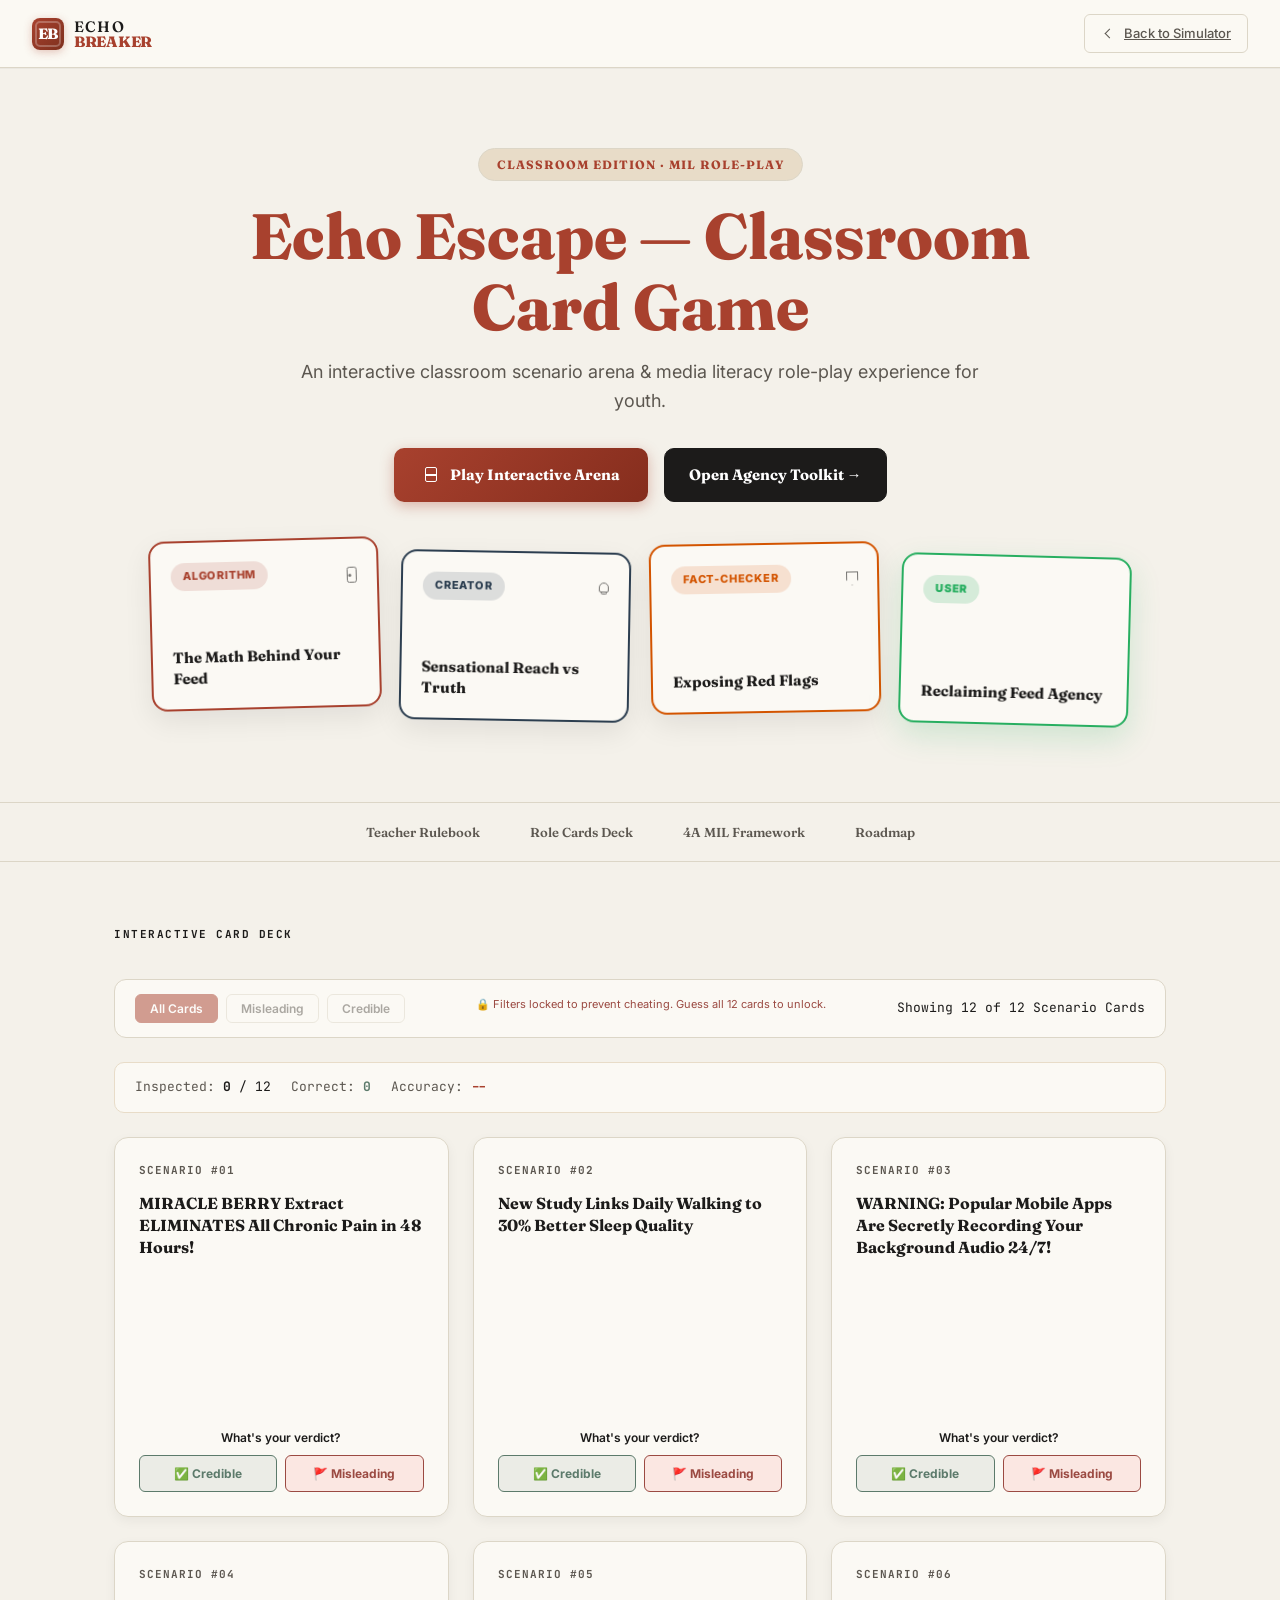
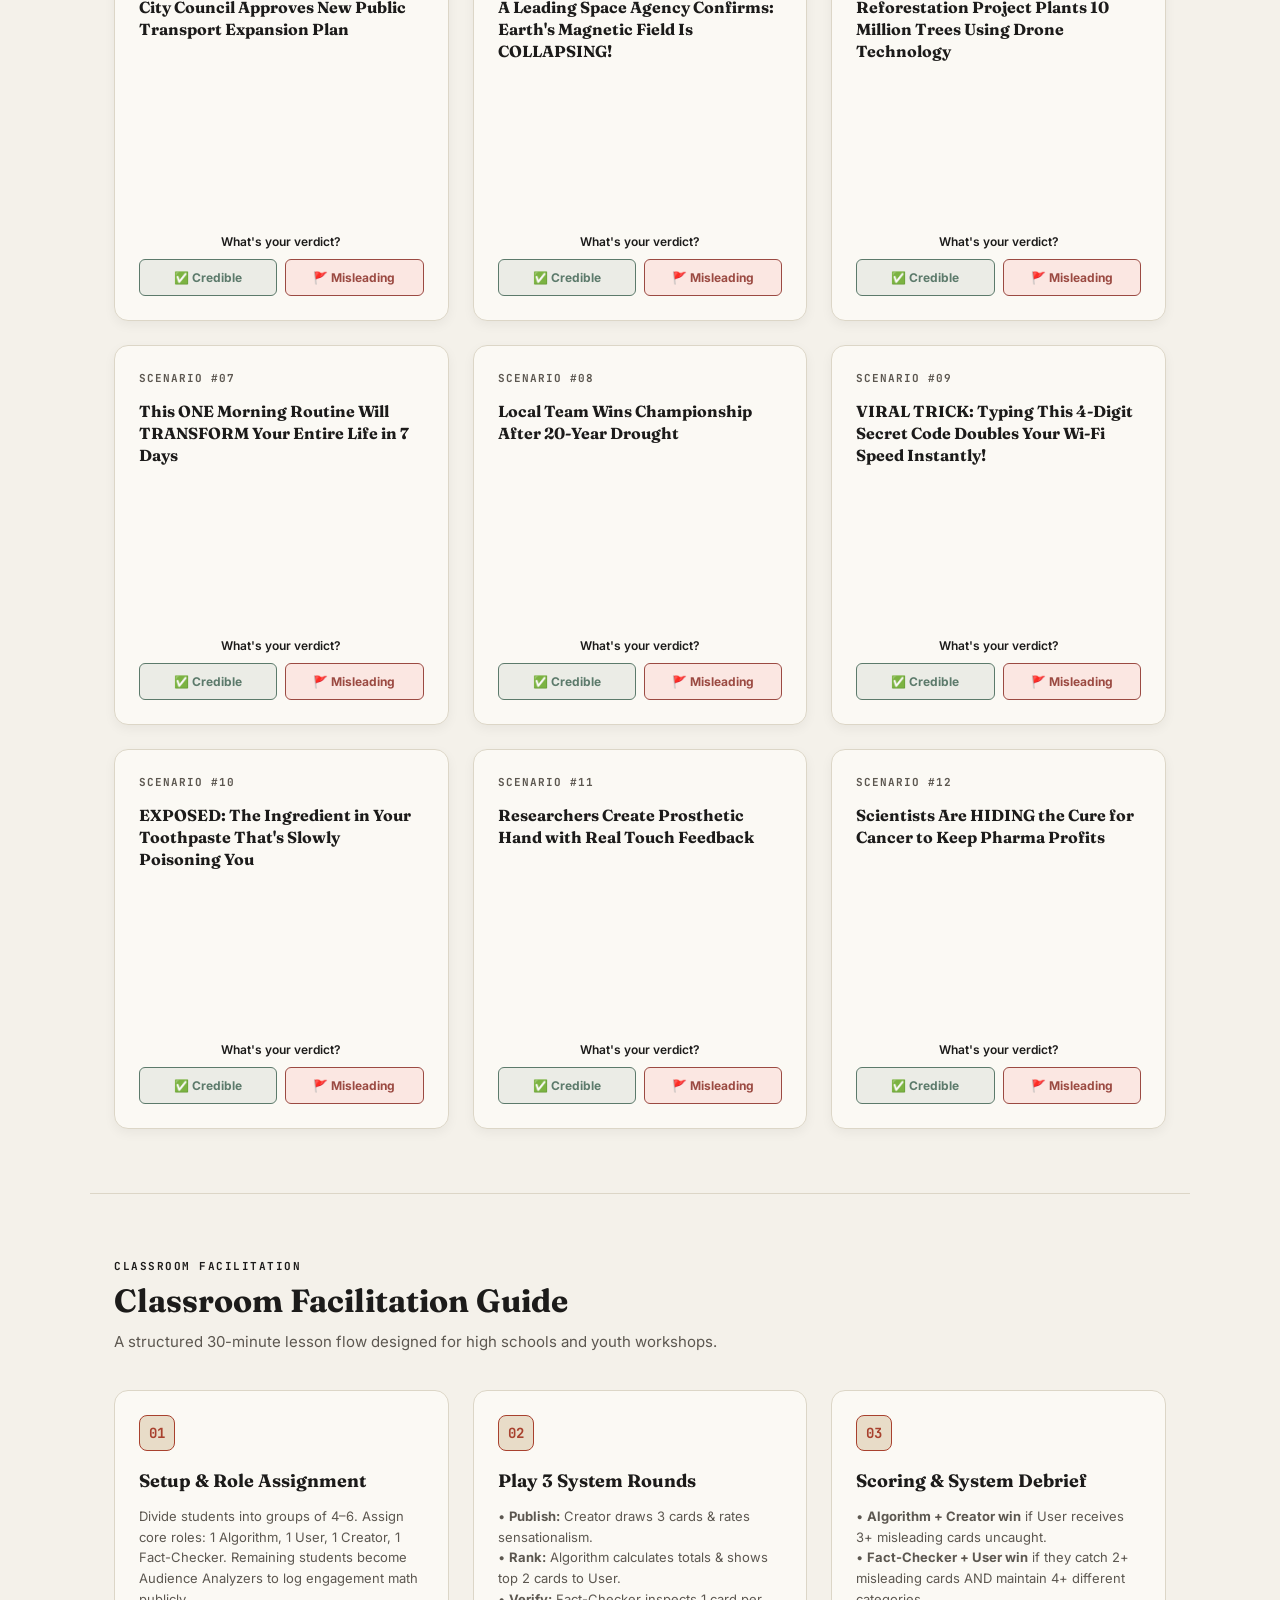
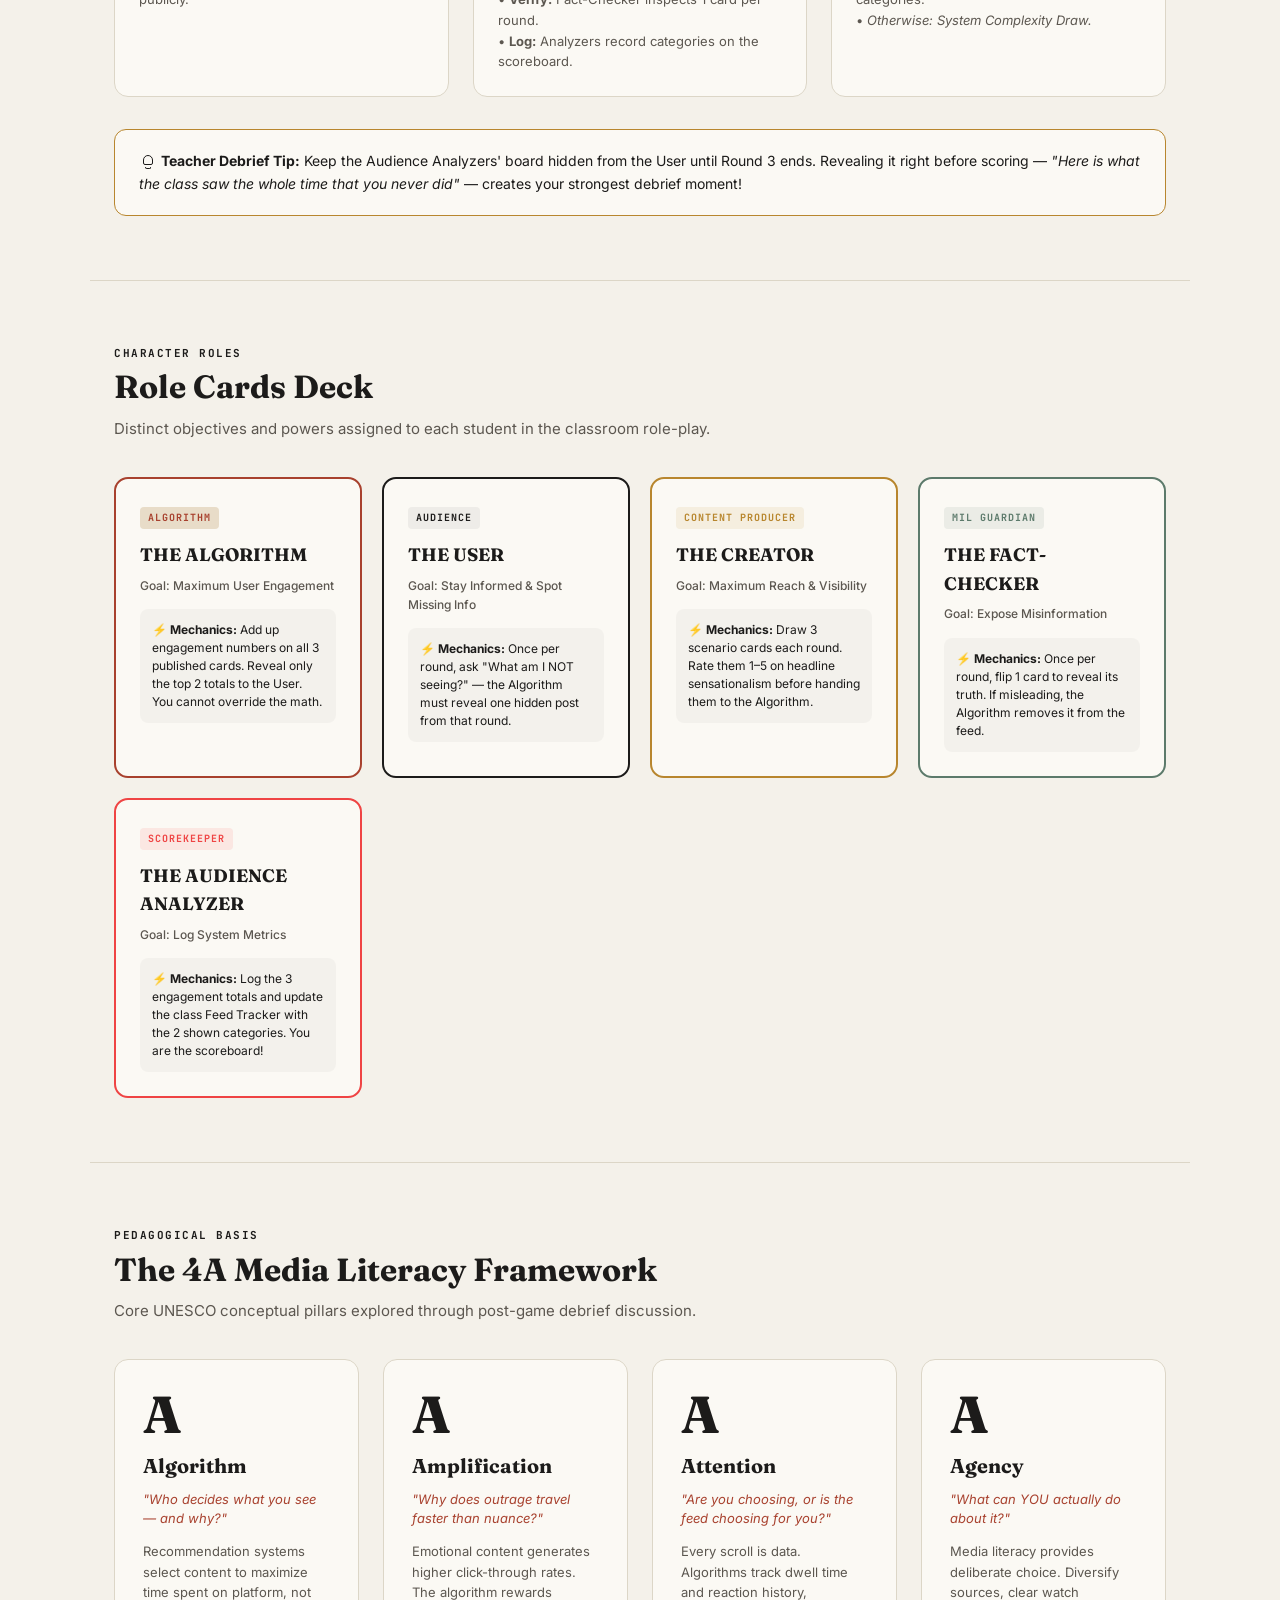
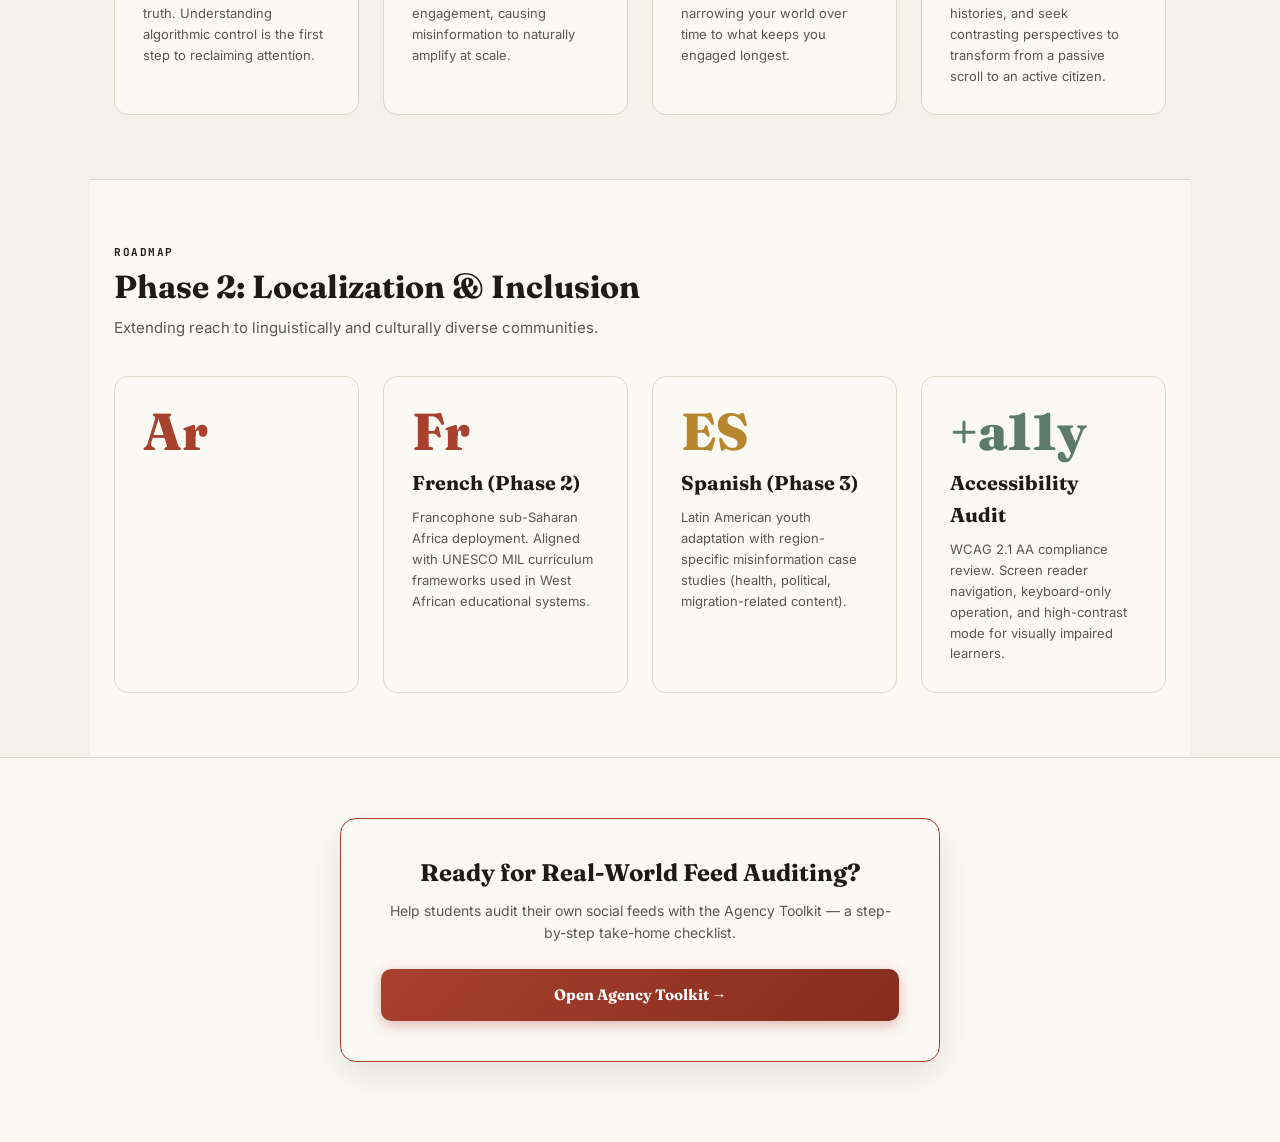
<file: game.html>
<!DOCTYPE html>
<html lang="en">
<head>
    <meta charset="UTF-8">
    <meta name="viewport" content="width=device-width, initial-scale=1.0">
    <title>Echo Escape — Classroom Card Game | EchoBreaker</title>
    <meta name="description" content="An interactive classroom card game & media literacy role-play experience for UNESCO Youth MIL Hackathon 2026.">
    
    <link rel="preconnect" href="https://fonts.googleapis.com">
    <link rel="preconnect" href="https://fonts.gstatic.com" crossorigin>
    <link href="https://fonts.googleapis.com/css2?family=Fraunces:opsz,wght@9..144,400;9..144,500;9..144,600&family=Inter:wght@400;500;600&family=JetBrains+Mono:wght@400;500;700&display=swap" rel="stylesheet">
    <!-- NOTE: Update ?v=XX query param when modifying shared js/css files -->
    <link rel="stylesheet" href="css/styles.css?v=100">
    <script src="js/data.js?v=100"></script>
    <script src="js/feed.js?v=100"></script>
    <script src="js/i18n.js?v=100"></script>

        <style>
        /* ─── DESIGN SYSTEM TOKENS ───────────────────────────────── */
        body {
            overflow-x: hidden;
            background: var(--news-bg);
            color: var(--news-ink);
        }

        /* ─── HERO SECTION WITH 3D CARD SHOWCASE ─────────────────── */
        .hero-section {
            position: relative;
            padding: 80px 24px 60px;
            background: var(--news-bg);
            border-bottom: 1px solid var(--news-border);
            text-align: center;
        }

        .hero-badge {
            display: inline-flex;
            align-items: center;
            gap: 8px;
            background: var(--news-accent-soft);
            border: 1px solid var(--news-border);
            color: var(--news-accent);
            padding: 6px 18px;
            border-radius: 999px;
            font-family: 'Fraunces', sans-serif;
            font-size: 12px;
            font-weight: 700;
            letter-spacing: 1px;
            text-transform: uppercase;
            margin-bottom: 20px;
        }

        .hero-title {
            font-family: 'Fraunces', sans-serif;
            font-size: clamp(36px, 6vw, 64px);
            font-weight: 800;
            line-height: 1.1;
            margin: 0 auto 16px;
            color: var(--news-accent);
            max-width: 900px;
        }

        .hero-sub {
            font-size: 18px;
            color: var(--news-ink-muted);
            max-width: 720px;
            margin: 0 auto 32px;
            line-height: 1.6;
        }

        .hero-cta-group {
            display: flex;
            gap: 16px;
            justify-content: center;
            flex-wrap: wrap;
            margin-bottom: 36px;
        }

        .btn-primary-cta {
            background: var(--news-accent);
            color: white;
            border: none;
            border-radius: 10px;
            padding: 14px 28px;
            font-family: 'Fraunces', sans-serif;
            font-size: 15px;
            font-weight: 700;
            cursor: pointer;
            text-decoration: none;
            transition: transform 0.2s, box-shadow 0.2s;
            display: inline-flex;
            align-items: center;
            gap: 10px;
        }

        .btn-primary-cta:hover {
            transform: translateY(-2px);
            box-shadow: 0 8px 16px rgba(0,0,0,0.1);
        }

        .btn-secondary-cta {
            background: var(--news-ink);
            border: 1px solid var(--news-ink);
            color: white;
            border-radius: 10px;
            padding: 14px 24px;
            font-family: 'Fraunces', sans-serif;
            font-size: 15px;
            font-weight: 700;
            cursor: pointer;
            text-decoration: none;
            transition: background 0.2s, transform 0.2s;
            display: inline-flex;
            align-items: center;
            gap: 10px;
        }

        .btn-secondary-cta:hover {
            background: var(--news-ink-muted);
            transform: translateY(-2px);
        }

        /* ─── HERO SHOWCASE CARDS (RESPONSIVE NON-OVERLAPPING DECK) ── */
        .card-fan-container {
            display: flex;
            justify-content: center;
            align-items: stretch;
            gap: 20px;
            flex-wrap: wrap;
            width: 100%;
            max-width: 1000px;
            margin: 45px auto 25px;
            position: relative;
            height: auto;
        }

        .fan-card {
            position: relative;
            flex: 1 1 200px;
            max-width: 230px;
            min-height: 170px;
            background: var(--news-bg-raised);
            border: 2px solid var(--news-border);
            border-radius: 16px;
            padding: 20px;
            box-shadow: 0 10px 28px rgba(0,0,0,0.08);
            transition: transform 0.3s cubic-bezier(0.165, 0.84, 0.44, 1), box-shadow 0.3s ease, border-color 0.3s;
            display: flex;
            flex-direction: column;
            justify-content: space-between;
            text-align: left;
            user-select: none;
            backdrop-filter: blur(8px);
        }

        /* Subtle staggered tilt per card for rich visual depth without text overlapping */
        .fan-card-1 { transform: translateY(-8px) rotate(-1.5deg); border-color: #a8412e; }
        .fan-card-2 { transform: translateY(4px) rotate(1deg); border-color: #2c3e50; }
        .fan-card-3 { transform: translateY(-4px) rotate(-1deg); border-color: #d35400; }
        .fan-card-4 { transform: translateY(8px) rotate(1.5deg); border-color: #27ae60; box-shadow: 0 12px 30px rgba(39, 174, 96, 0.18); }

        .fan-card:hover {
            transform: translateY(-12px) scale(1.04) rotate(0deg) !important;
            z-index: 10 !important;
            box-shadow: 0 20px 40px rgba(0,0,0,0.18);
        }

        .fan-tag-header {
            display: flex;
            align-items: center;
            justify-content: space-between;
            gap: 8px;
        }

        .fan-tag { 
            font-size: 11px; 
            font-weight: 800; 
            text-transform: uppercase; 
            letter-spacing: 0.8px;
            display: inline-flex;
            align-items: center;
            gap: 6px;
            padding: 5px 12px;
            border-radius: 20px;
            width: fit-content;
        }

        .fan-card-1 .fan-tag { background: rgba(168, 65, 46, 0.15); color: #a8412e; }
        .fan-card-2 .fan-tag { background: rgba(44, 62, 80, 0.15); color: #2c3e50; }
        .fan-card-3 .fan-tag { background: rgba(211, 84, 0, 0.15); color: #d35400; }
        .fan-card-4 .fan-tag { background: rgba(39, 174, 96, 0.18); color: #27ae60; font-weight: 900; }

        .fan-title { 
            font-family: 'Fraunces', serif; 
            font-size: 15px; 
            font-weight: 700; 
            color: var(--news-ink); 
            line-height: 1.4; 
            margin-top: 14px; 
        }

        /* ─── NAVIGATION TAB BAR ─────────────────────────────────── */
        .tab-bar-container {
            position: sticky;
            top: 0;
            z-index: 100;
            background: var(--news-bg);
            backdrop-filter: blur(12px);
            border-bottom: 1px solid var(--news-border);
            padding: 12px 24px;
        }

        .tab-bar {
            max-width: 1000px;
            margin: 0 auto;
            display: flex;
            gap: 12px;
            justify-content: center;
            overflow-x: auto;
        }

        .tab-btn {
            background: transparent;
            border: 1px solid transparent;
            color: var(--news-ink-muted);
            padding: 8px 18px;
            border-radius: 8px;
            font-family: 'Fraunces', sans-serif;
            font-size: 13px;
            font-weight: 600;
            cursor: pointer;
            white-space: nowrap;
            transition: all 0.2s;
        }

        .tab-btn:hover { color: var(--news-accent); background: var(--news-border); }

        .tab-btn.active {
            background: var(--news-accent-soft);
            border-color: var(--news-accent);
            color: var(--news-accent);
        }

        /* ─── SECTION CONTAINERS & SPACING ───────────────────────── */
        .content-section {
            max-width: 1100px;
            margin: 0 auto;
            padding: 64px 24px;
        }

        .section-header {
            margin-bottom: 36px;
        }

        .section-title-badge {
            font-family: 'JetBrains Mono', monospace;
            font-size: 11px;
            font-weight: 700;
            color: var(--news-ink);
            text-transform: uppercase;
            letter-spacing: 1.5px;
            margin-bottom: 6px;
        }

        .section-title {
            font-family: 'Fraunces', sans-serif;
            font-size: 32px;
            font-weight: 700;
            color: var(--news-ink);
            margin: 0 0 10px;
        }

        .section-sub {
            font-size: 15px;
            color: var(--news-ink-muted);
            margin: 0;
        }

        /* ─── STEPPER TIMELINE FOR RULEBOOK ──────────────────────── */
        .stepper-timeline {
            display: grid;
            grid-template-columns: repeat(auto-fit, minmax(280px, 1fr));
            gap: 24px;
            margin-bottom: 32px;
            position: relative;
        }

        .step-card {
            background: var(--news-bg-raised);
            border: 1px solid var(--news-border);
            border-radius: 14px;
            padding: 24px;
            position: relative;
            transition: transform 0.2s, border-color 0.2s;
        }

        .step-card:hover {
            transform: translateY(-4px);
            border-color: var(--news-accent);
        }

        .step-num {
            display: inline-flex;
            align-items: center;
            justify-content: center;
            width: 36px;
            height: 36px;
            background: var(--news-accent-soft);
            border: 1px solid var(--news-accent);
            color: var(--news-accent);
            border-radius: 8px;
            font-family: 'JetBrains Mono', monospace;
            font-size: 14px;
            font-weight: 700;
            margin-bottom: 16px;
        }

        .step-heading {
            font-family: 'Fraunces', sans-serif;
            font-size: 18px;
            font-weight: 700;
            color: var(--news-ink);
            margin-bottom: 10px;
        }

        .step-body {
            font-size: 13px;
            color: var(--news-ink-muted);
            line-height: 1.6;
        }

        .debrief-box {
            background: var(--news-bg-raised);
            border: 1px solid var(--news-gold);
            border-radius: 12px;
            padding: 20px 24px;
            font-size: 14px;
            color: var(--news-ink);
            line-height: 1.6;
        }

        /* ─── ROLE CARDS DECK (DISTINCT STYLES) ──────────────────── */
        .roles-deck {
            display: grid;
            grid-template-columns: repeat(auto-fit, minmax(220px, 1fr));
            gap: 20px;
        }

        .role-box {
            background: var(--news-bg-raised);
            border: 2px solid var(--news-border);
            border-radius: 14px;
            padding: 24px;
            position: relative;
            transition: transform 0.3s cubic-bezier(0.4, 0, 0.2, 1), box-shadow 0.3s;
        }

        .role-box:hover {
            transform: translateY(-6px);
            box-shadow: 0 12px 30px rgba(0,0,0,0.1);
        }

        .role-box[data-role="algorithm"] { border-color: var(--news-accent); }
        .role-box[data-role="user"] { border-color: var(--news-ink); }
        .role-box[data-role="creator"] { border-color: var(--news-gold); }
        .role-box[data-role="checker"] { border-color: var(--news-ok); }
        .role-box[data-role="analyzer"] { border-color: #EF4444; }

        .role-badge-tag {
            font-family: 'JetBrains Mono', monospace;
            font-size: 10px;
            font-weight: 700;
            text-transform: uppercase;
            letter-spacing: 1px;
            padding: 3px 8px;
            border-radius: 4px;
            display: inline-block;
            margin-bottom: 12px;
        }

        .tag-algo { background: var(--news-accent-soft); color: var(--news-accent); }
        .tag-user { background: rgba(0, 0, 0, 0.05); color: var(--news-ink); }
        .tag-creator { background: rgba(184, 134, 46, 0.1); color: var(--news-gold); }
        .tag-checker { background: rgba(92, 122, 107, 0.1); color: var(--news-ok); }
        .tag-analyzer { background: rgba(239, 68, 68, 0.1); color: #EF4444; }

        .role-name-text {
            font-family: 'Fraunces', sans-serif;
            font-size: 18px;
            font-weight: 700;
            color: var(--news-ink);
            margin-bottom: 6px;
        }

        .role-goal-text {
            font-size: 12px;
            color: var(--news-ink-muted);
            margin-bottom: 14px;
            font-weight: 500;
        }

        .role-power-box {
            background: rgba(0,0,0,0.03);
            border-radius: 8px;
            padding: 12px;
            font-size: 12px;
            color: var(--news-ink);
            line-height: 1.5;
        }

        /* ─── 3D CARD ARENA & FILTERING ──────────────────────────── */
        .arena-controls {
            display: flex;
            align-items: center;
            justify-content: space-between;
            gap: 16px;
            flex-wrap: wrap;
            margin-bottom: 24px;
            background: var(--news-bg-raised);
            border: 1px solid var(--news-border);
            border-radius: 12px;
            padding: 14px 20px;
        }

        .filter-buttons {
            display: flex;
            gap: 8px;
        }

        .filter-btn {
            background: transparent;
            border: 1px solid var(--news-border);
            color: var(--news-ink-muted);
            padding: 6px 14px;
            border-radius: 6px;
            font-size: 12px;
            font-weight: 600;
            cursor: pointer;
            transition: all 0.2s;
        }

        .filter-btn.active {
            background: var(--news-accent);
            border-color: var(--news-accent);
            color: white;
        }

        .arena-progress {
            font-family: 'JetBrains Mono', monospace;
            font-size: 13px;
            color: var(--news-ink);
        }

        /* 3D Perspective Card Grid */
        .interactive-arena-grid {
            display: grid;
            grid-template-columns: repeat(auto-fill, minmax(310px, 1fr));
            gap: 24px;
            perspective: 1200px;
        }

        .flip-card-3d {
            background-color: transparent;
            height: 380px;
            cursor: pointer;
        }

        .flip-card-inner {
            position: relative;
            width: 100%;
            height: 100%;
            text-align: left;
            transition: transform 0.6s cubic-bezier(0.4, 0, 0.2, 1);
            transform-style: preserve-3d;
        }

        .flip-card-3d.flipped .flip-card-inner {
            transform: rotateY(180deg);
        }

        .card-face {
            position: absolute;
            width: 100%;
            height: 100%;
            -webkit-backface-visibility: hidden;
            backface-visibility: hidden;
            border-radius: 14px;
            padding: 24px;
            box-sizing: border-box;
            background: var(--news-bg-raised);
            border: 1px solid var(--news-border);
            display: flex;
            flex-direction: column;
            justify-content: space-between;
            box-shadow: 0 4px 12px rgba(0,0,0,0.05);
        }

        .card-face-back {
            transform: rotateY(180deg);
            background: var(--news-bg);
            border-color: var(--news-accent);
        }

        .card-verdict-tag {
            font-family: 'JetBrains Mono', monospace;
            font-size: 11px;
            font-weight: 700;
            text-transform: uppercase;
            letter-spacing: 0.8px;
            padding: 4px 10px;
            border-radius: 6px;
            display: inline-block;
            margin-bottom: 12px;
        }

        .verdict-misleading { background: rgba(239, 68, 68, 0.1); color: var(--news-alert); }
        .verdict-credible { background: rgba(92, 122, 107, 0.15); color: var(--news-ok); }

        .card-headline-3d {
            font-family: 'Fraunces', sans-serif;
            font-size: 16px;
            font-weight: 700;
            color: var(--news-ink);
            line-height: 1.4;
            margin-bottom: 14px;
        }

        .card-engagement-metrics {
            font-family: 'JetBrains Mono', monospace;
            font-size: 12px;
            color: var(--news-ink-muted);
            display: flex;
            gap: 14px;
            margin-bottom: 12px;
        }

        .card-hint-text {
            font-size: 11px;
            color: var(--news-ink-muted);
            text-align: center;
        }

        .card-explanation-text {
            font-size: 13px;
            color: var(--news-ink);
            line-height: 1.5;
            margin-bottom: 12px;
        }

        .card-redflag-box {
            background: rgba(239, 68, 68, 0.05);
            border: 1px solid rgba(239, 68, 68, 0.2);
            border-radius: 6px;
            padding: 8px 10px;
            font-size: 12px;
            color: var(--news-alert);
            margin-bottom: 10px;
        }

        .card-discussion-box {
            background: rgba(0, 0, 0, 0.03);
            border: 1px solid var(--news-border);
            border-radius: 6px;
            padding: 8px 10px;
            font-size: 12px;
            color: var(--news-ink);
        }

        /* ─── 4A FRAMEWORK INFOGRAPHIC ───────────────────────────── */
        .framework-infographic {
            display: grid;
            grid-template-columns: repeat(auto-fit, minmax(240px, 1fr));
            gap: 24px;
        }

        .info-card {
            background: var(--news-bg-raised);
            border: 1px solid var(--news-border);
            border-radius: 14px;
            padding: 28px;
            position: relative;
            transition: transform 0.2s, border-color 0.2s;
        }

        .info-card:hover {
            transform: translateY(-4px);
            border-color: var(--news-accent);
        }

        .info-letter {
            font-family: 'Fraunces', sans-serif;
            font-size: 52px;
            font-weight: 800;
            color: var(--news-ink);
            line-height: 1;
            margin-bottom: 10px;
        }

        .info-title {
            font-family: 'Fraunces', sans-serif;
            font-size: 20px;
            font-weight: 700;
            color: var(--news-ink);
            margin-bottom: 8px;
        }

        .info-question {
            font-size: 13px;
            color: var(--news-accent);
            font-style: italic;
            margin-bottom: 14px;
            line-height: 1.4;
        }

        .info-desc {
            font-size: 13px;
            color: var(--news-ink-muted);
            line-height: 1.6;
        }

        /* ─── FINAL CTA FOOTER SECTION ───────────────────────────── */
        .final-cta-section {
            text-align: center;
            padding: 60px 24px 80px;
            background: var(--news-bg-raised);
            border-top: 1px solid var(--news-border);
        }

        .cta-container-box {
            background: var(--news-bg-raised);
            border: 1px solid var(--news-accent);
            border-radius: 16px;
            padding: 40px;
            display: inline-block;
            max-width: 600px;
            box-shadow: 0 12px 36px rgba(0,0,0,0.1);
        }
    </style>
</head>
<body>
    <!-- ===== PERFECT PRELOADER OVERLAY ===== -->
    <div id="eb-preloader" class="eb-preloader-overlay" aria-hidden="true">
        <div class="preloader-content">
            <div class="preloader-logo-ring">
                <div class="preloader-logo-mark"></div>
            </div>
            <div class="preloader-title">
                <span class="logo-echo">ECHO</span><span class="logo-breaker">BREAKER</span>
            </div>
            <div class="preloader-subtitle">See the Algorithm. Break the Echo.</div>
            <div class="preloader-progress-track">
                <div class="preloader-progress-fill"></div>
            </div>
            <div class="preloader-status">LOADING SCENARIO ARENA...</div>
        </div>
    </div>

    <!-- APP HEADER -->
    <header class="app-header">
        <div class="header-left">
            <h1 class="logo">
                <div class="logo-mark" aria-hidden="true"></div>
                <div class="logo-text-group">
                    <span class="logo-echo">ECHO</span>
                    <span class="logo-breaker">BREAKER</span>
                </div>
            </h1>
        </div>
        <div class="header-right">
            <a href="index.html" class="btn-curtain"><span class="eb-icon eb-icon-back"></span> <span data-i18n="nav_back_simulator">Back to Simulator</span></a>
        </div>
    </header>

    <!-- HERO SECTION WITH 3D CARD SHOWCASE -->
    <section class="hero-section">
        <div class="hero-badge" data-i18n="game_hero_badge">Classroom Edition · MIL Role-Play</div>
        <h1 class="hero-title" data-i18n="game_hero_title">Echo Escape — Classroom Card Game</h1>
        <p class="hero-sub" data-i18n="game_hero_sub">
            An interactive classroom scenario arena & media literacy role-play experience for youth.
        </p>

        <div class="hero-cta-group">
            <a href="#interactive-arena" id="btn-play-arena" class="btn-primary-cta" onclick="event.preventDefault(); const target = document.getElementById('interactive-arena'); if (target) { target.scrollIntoView({behavior: 'smooth', block: 'start'}); }" data-i18n="btn_play_arena">
                <span class="eb-icon eb-icon-game"></span> Play Interactive Arena
            </a>
            <a href="toolkit.html" class="btn-secondary-cta" data-i18n="btn_open_toolkit">
                Open Agency Toolkit →
            </a>
        </div>

        <!-- 3D Card Showcase Deck -->
        <div class="card-fan-container">
            <div class="fan-card fan-card-1">
                <div class="fan-tag-header">
                    <span class="fan-tag" data-i18n="fan_algo_tag">Algorithm</span>
                    <span class="eb-icon eb-icon-feed" style="opacity:0.6;width:14px;height:14px;"></span>
                </div>
                <div class="fan-title" data-i18n="fan_algo_title">The Math Behind Your Feed</div>
            </div>
            <div class="fan-card fan-card-2">
                <div class="fan-tag-header">
                    <span class="fan-tag" data-i18n="fan_creator_tag">Creator</span>
                    <span class="eb-icon eb-icon-bulb" style="opacity:0.6;width:14px;height:14px;"></span>
                </div>
                <div class="fan-title" data-i18n="fan_creator_title">Sensational Reach vs Truth</div>
            </div>
            <div class="fan-card fan-card-3">
                <div class="fan-tag-header">
                    <span class="fan-tag" data-i18n="fan_checker_tag">Fact-Checker</span>
                    <span class="eb-icon eb-icon-shield" style="opacity:0.6;width:14px;height:14px;"></span>
                </div>
                <div class="fan-title" data-i18n="fan_checker_title">Exposing Red Flags</div>
            </div>
            <div class="fan-card fan-card-4">
                <div class="fan-tag-header">
                    <span class="fan-tag" data-i18n="fan_user_tag">User</span>
                    <span class="eb-icon eb-icon-agency" style="opacity:0.6;width:14px;height:14px;"></span>
                </div>
                <div class="fan-title" data-i18n="fan_user_title">Reclaiming Feed Agency</div>
            </div>
        </div>
    </section>

    <!-- STICKY TAB NAVIGATION BAR -->
    <div class="tab-bar-container">
        <div class="tab-bar">
            <button class="tab-btn" onclick="scrollToSection('rulebook-section', this)" data-i18n="tab_rulebook">Teacher Rulebook</button>
            <button class="tab-btn" onclick="scrollToSection('roles-section', this)" data-i18n="tab_roles">Role Cards Deck</button>
            <button class="tab-btn" onclick="scrollToSection('framework-section', this)" data-i18n="tab_framework">4A MIL Framework</button>
            <button class="tab-btn" onclick="scrollToSection('roadmap-section', this)" data-i18n="tab_roadmap">Roadmap</button>
        </div>
    </div>

    <!-- 1. INTERACTIVE SCENARIO ARENA -->
    <section id="interactive-arena" class="content-section">
        <div class="section-header">
            <div class="section-title-badge" data-i18n="badge_interactive_deck">Interactive Card Deck</div>
        </div>

        <!-- Arena Filter Controls -->
        <div class="arena-controls">
            <div class="filter-buttons" id="arena-filter-buttons" style="opacity: 0.5; pointer-events: none;" title="Filters locked until you finish the game">
                <button class="filter-btn active" onclick="filterCards('all', this)" data-i18n="filter_all">All Cards</button>
                <button class="filter-btn" onclick="filterCards('misleading', this)" data-i18n="filter_misleading">Misleading</button>
                <button class="filter-btn" onclick="filterCards('credible', this)" data-i18n="filter_credible">Credible</button>
            </div>
            <div id="filter-lock-msg" style="font-size: 11px; color: var(--news-alert); margin-bottom: 8px; text-align: center;" data-i18n="filter_lock_msg">🔒 Filters locked to prevent cheating. Guess all 12 cards to unlock.</div>
            <div class="arena-progress" id="arena-count-display">
                Showing 12 of 12 Scenario Cards
            </div>
        </div>
        <!-- Live Score Tracker -->
        <div id="arena-score-tracker" style="background:var(--news-bg-raised); border:1px solid var(--news-accent-soft); border-radius:10px; padding:14px 20px; margin-bottom:24px; display:flex; gap:20px; flex-wrap:wrap; font-family:'JetBrains Mono',monospace; font-size:13px;">
                <div><span style="color:var(--news-ink-muted);" data-i18n="tracker_inspected">Inspected:</span> <strong id="score-inspected">0</strong> / 12</div>
                <div><span style="color:var(--news-ink-muted);" data-i18n="tracker_correct">Correct:</span> <strong id="score-correct" style="color:var(--news-ok);">0</strong></div>
                <div><span style="color:var(--news-ink-muted);" data-i18n="tracker_accuracy">Accuracy:</span> <strong id="score-accuracy" style="color:var(--news-accent);">--</strong></div>
            </div>

        <!-- 3D Flip Card Grid Container -->
        <div class="interactive-arena-grid" id="arena-grid">
            <!-- Populated dynamically via JS -->
        </div>
    </section>

    <!-- 2. TEACHER RULEBOOK STEPPER TIMELINE -->
    <section id="rulebook-section" class="content-section" style="background: rgba(255,255,255,0.01); border-top: 1px solid var(--news-border); border-bottom: 1px solid var(--news-border);">
        <div class="section-header">
            <div class="section-title-badge" data-i18n="facilitation_badge">Classroom Facilitation</div>
            <h2 class="section-title" data-i18n="facilitation_title">Classroom Facilitation Guide</h2>
            <p class="section-sub" data-i18n="facilitation_sub">A structured 30-minute lesson flow designed for high schools and youth workshops.</p>
        </div>

        <div class="stepper-timeline">
            <div class="step-card">
                <div class="step-num">01</div>
                <div class="step-heading" data-i18n="step1_title">Setup & Role Assignment</div>
                <div class="step-body" data-i18n="step1_body">
                    Divide students into groups of 4–6. Assign core roles: 1 Algorithm, 1 User, 1 Creator, 1 Fact-Checker. Remaining students become Audience Analyzers to log engagement math publicly.
                </div>
            </div>

            <div class="step-card">
                <div class="step-num">02</div>
                <div class="step-heading" data-i18n="step2_title">Play 3 System Rounds</div>
                <div class="step-body" data-i18n="step2_body">
                    • <strong>Publish:</strong> Creator draws 3 cards & rates sensationalism.<br>
                    • <strong>Rank:</strong> Algorithm calculates totals & shows top 2 cards to User.<br>
                    • <strong>Verify:</strong> Fact-Checker inspects 1 card per round.<br>
                    • <strong>Log:</strong> Analyzers record categories on the scoreboard.
                </div>
            </div>

            <div class="step-card">
                <div class="step-num">03</div>
                <div class="step-heading" data-i18n="step3_title">Scoring & System Debrief</div>
                <div class="step-body" data-i18n="step3_body">
                    • <strong>Algorithm + Creator win</strong> if User receives 3+ misleading cards uncaught.<br>
                    • <strong>Fact-Checker + User win</strong> if they catch 2+ misleading cards AND maintain 4+ different categories.<br>
                    • <em>Otherwise: System Complexity Draw.</em>
                </div>
            </div>
        </div>

        <div class="debrief-box" data-i18n="debrief_tip">
            <span class="eb-icon eb-icon-bulb" style="width:16px;height:16px;margin-right:6px;vertical-align:middle;"></span><strong>Teacher Debrief Tip:</strong> Keep the Audience Analyzers' board hidden from the User until Round 3 ends. Revealing it right before scoring — <em>"Here is what the class saw the whole time that you never did"</em> — creates your strongest debrief moment!
        </div>
    </section>

    <!-- 3. ROLE CARDS DECK -->
    <section id="roles-section" class="content-section">
        <div class="section-header">
            <div class="section-title-badge" data-i18n="roles_badge">Character Roles</div>
            <h2 class="section-title" data-i18n="roles_title">Role Cards Deck</h2>
            <p class="section-sub" data-i18n="roles_sub">Distinct objectives and powers assigned to each student in the classroom role-play.</p>
        </div>

        <div class="roles-deck">
            <div class="role-box" data-role="algorithm">
                <span class="role-badge-tag tag-algo" data-i18n="role_algo_tag">Algorithm</span>
                <div class="role-name-text" data-i18n="role_algo_title">THE ALGORITHM</div>
                <div class="role-goal-text" data-i18n="role_algo_goal">Goal: Maximum User Engagement</div>
                <div class="role-power-box" data-i18n="role_algo_desc">
                    <strong>⚡ Mechanics:</strong> Add up engagement numbers on all 3 published cards. Reveal only the top 2 totals to the User. You cannot override the math.
                </div>
            </div>

            <div class="role-box" data-role="user">
                <span class="role-badge-tag tag-user" data-i18n="role_user_tag">Audience</span>
                <div class="role-name-text" data-i18n="role_user_title">THE USER</div>
                <div class="role-goal-text" data-i18n="role_user_goal">Goal: Stay Informed & Spot Missing Info</div>
                <div class="role-power-box" data-i18n="role_user_desc">
                    <strong>⚡ Mechanics:</strong> Once per round, ask "What am I NOT seeing?" — the Algorithm must reveal one hidden post from that round.
                </div>
            </div>

            <div class="role-box" data-role="creator">
                <span class="role-badge-tag tag-creator" data-i18n="role_creator_tag">Content Producer</span>
                <div class="role-name-text" data-i18n="role_creator_title">THE CREATOR</div>
                <div class="role-goal-text" data-i18n="role_creator_goal">Goal: Maximum Reach & Visibility</div>
                <div class="role-power-box" data-i18n="role_creator_desc">
                    <strong>⚡ Mechanics:</strong> Draw 3 scenario cards each round. Rate them 1–5 on headline sensationalism before handing them to the Algorithm.
                </div>
            </div>

            <div class="role-box" data-role="checker">
                <span class="role-badge-tag tag-checker" data-i18n="role_checker_tag">MIL Guardian</span>
                <div class="role-name-text" data-i18n="role_checker_title">THE FACT-CHECKER</div>
                <div class="role-goal-text" data-i18n="role_checker_goal">Goal: Expose Misinformation</div>
                <div class="role-power-box" data-i18n="role_checker_desc">
                    <strong>⚡ Mechanics:</strong> Once per round, flip 1 card to reveal its truth. If misleading, the Algorithm removes it from the feed.
                </div>
            </div>

            <div class="role-box" data-role="analyzer">
                <span class="role-badge-tag tag-analyzer" data-i18n="role_analyzer_tag">Scorekeeper</span>
                <div class="role-name-text" data-i18n="role_analyzer_title">THE AUDIENCE ANALYZER</div>
                <div class="role-goal-text" data-i18n="role_analyzer_goal">Goal: Log System Metrics</div>
                <div class="role-power-box" data-i18n="role_analyzer_desc">
                    <strong>⚡ Mechanics:</strong> Log the 3 engagement totals and update the class Feed Tracker with the 2 shown categories. You are the scoreboard!
                </div>
            </div>
        </div>
    </section>

    <!-- 4. 4A MIL FRAMEWORK INFOGRAPHIC -->
    <section id="framework-section" class="content-section" style="border-top: 1px solid var(--news-border);">
        <div class="section-header">
            <div class="section-title-badge" data-i18n="framework_badge">Pedagogical Basis</div>
            <h2 class="section-title" data-i18n="framework_title">The 4A Media Literacy Framework</h2>
            <p class="section-sub" data-i18n="framework_sub">Core UNESCO conceptual pillars explored through post-game debrief discussion.</p>
        </div>

        <div class="framework-infographic">
            <div class="info-card">
                <div class="info-letter">A</div>
                <div class="info-title" data-i18n="fw_algo_title">Algorithm</div>
                <div class="info-question" data-i18n="fw_algo_quote">"Who decides what you see — and why?"</div>
                <div class="info-desc" data-i18n="fw_algo_desc">Recommendation systems select content to maximize time spent on platform, not truth. Understanding algorithmic control is the first step to reclaiming attention.</div>
            </div>

            <div class="info-card">
                <div class="info-letter">A</div>
                <div class="info-title" data-i18n="fw_amp_title">Amplification</div>
                <div class="info-question" data-i18n="fw_amp_quote">"Why does outrage travel faster than nuance?"</div>
                <div class="info-desc" data-i18n="fw_amp_desc">Emotional content generates higher click-through rates. The algorithm rewards engagement, causing misinformation to naturally amplify at scale.</div>
            </div>

            <div class="info-card">
                <div class="info-letter">A</div>
                <div class="info-title" data-i18n="fw_att_title">Attention</div>
                <div class="info-question" data-i18n="fw_att_quote">"Are you choosing, or is the feed choosing for you?"</div>
                <div class="info-desc" data-i18n="fw_att_desc">Every scroll is data. Algorithms track dwell time and reaction history, narrowing your world over time to what keeps you engaged longest.</div>
            </div>

            <div class="info-card">
                <div class="info-letter">A</div>
                <div class="info-title" data-i18n="fw_agency_title">Agency</div>
                <div class="info-question" data-i18n="fw_agency_quote">"What can YOU actually do about it?"</div>
                <div class="info-desc" data-i18n="fw_agency_desc">Media literacy provides deliberate choice. Diversify sources, clear watch histories, and seek contrasting perspectives to transform from a passive scroll to an active citizen.</div>
            </div>
        </div>
    </section>

    <!-- SCALABILITY & INCLUSION ROADMAP -->
    <section id="roadmap-section" class="content-section" style="border-top: 1px solid var(--news-border); background: var(--news-bg-raised);">
        <div class="section-header">
            <div class="section-title-badge" data-i18n="roadmap_badge">Roadmap</div>
            <h2 class="section-title" data-i18n="roadmap_title">Phase 2: Localization & Inclusion</h2>
            <p class="section-sub" data-i18n="roadmap_sub">Extending reach to linguistically and culturally diverse communities.</p>
        </div>
        <div class="framework-infographic">
            <div class="info-card">
                <div class="info-letter" style="color:var(--news-accent);">Ar</div>
            </div>
            <div class="info-card">
                <div class="info-letter" style="color:var(--news-accent);">Fr</div>
                <div class="info-title" data-i18n="roadmap_fr_title">French (Phase 2)</div>
                <div class="info-desc" data-i18n="roadmap_fr_desc">Francophone sub-Saharan Africa deployment. Aligned with UNESCO MIL curriculum frameworks used in West African educational systems.</div>
            </div>
            <div class="info-card">
                <div class="info-letter" style="color:var(--news-gold);">ES</div>
                <div class="info-title" data-i18n="roadmap_es_title">Spanish (Phase 3)</div>
                <div class="info-desc" data-i18n="roadmap_es_desc">Latin American youth adaptation with region-specific misinformation case studies (health, political, migration-related content).</div>
            </div>
            <div class="info-card">
                <div class="info-letter" style="color:var(--news-ok);">+a11y</div>
                <div class="info-title" data-i18n="roadmap_a11y_title">Accessibility Audit</div>
                <div class="info-desc" data-i18n="roadmap_a11y_desc">WCAG 2.1 AA compliance review. Screen reader navigation, keyboard-only operation, and high-contrast mode for visually impaired learners.</div>
            </div>
        </div>
    </section>

    <!-- FINAL CTA FOOTER SECTION -->
    <section class="final-cta-section">
        <div class="cta-container-box">
            <h3 style="font-family: 'Fraunces', sans-serif; font-size: 24px; font-weight: 700; color: var(--news-ink); margin-bottom: 12px;" data-i18n="cta_ready_title">Ready for Real-World Feed Auditing?</h3>
            <p style="font-size: 14px; color: var(--news-ink-muted); margin-bottom: 24px; line-height: 1.6;" data-i18n="cta_ready_sub">Help students audit their own social feeds with the Agency Toolkit — a step-by-step take-home checklist.</p>
            <a href="toolkit.html" class="btn-primary-cta" style="justify-content: center; width: 100%;" data-i18n="btn_open_toolkit">
                Open Agency Toolkit →
            </a>
        </div>
    </section>

    <!-- INTERACTIVE JAVASCRIPT ENGINE -->
    <script>
    const arenaScenarios = [
        {
            id: 1,
            headline: "MIRACLE BERRY Extract ELIMINATES All Chronic Pain in 48 Hours!",
            headline_fr: "L'extrait de Baie Miracle ÉLIMINE toute douleur chronique en 48h !",
            headline_es: "¡El extracto de Baya Milagrosa ELIMINA todo dolor crónico en 48 horas!",
            category: "Health",
            is_misleading: true,
            explanation: "This post uses ALL-CAPS and conspiracy language to create urgency. No scientific evidence supports chronic pain elimination in 48 hours.",
            redflags: "ALL-CAPS headline · No named source · Conspiracy framing",
            discussion: "What emotional reaction does this headline trigger? Why does that make it easier to share without fact-checking?",
            explanation_fr: "Ce post utilise des MAJUSCULES et un langage conspirationniste pour créer l'urgence. Aucune preuve scientifique ne soutient l'élimination des douleurs chroniques en 48h.",
            redflags_fr: "Titre en MAJUSCULES · Aucune source nommée · Cadrage conspirationniste",
            discussion_fr: "Quelle réaction émotionnelle ce titre déclenche-t-il ? Pourquoi est-il plus facile à partager sans vérification ?",
            explanation_es: "Esta publicación utiliza MAYÚSCULAS y lenguaje conspirativo para crear urgencia. No existe evidencia científica que respalde la eliminación del dolor crónico en 48 horas.",
            redflags_es: "Titular en MAYÚSCULAS · Sin fuente nombrada · Enfoque conspirativo",
            discussion_es: "¿Qué reacción emocional provoca este titular? ¿Por qué dificulta la verificación antes de compartir?"
        },
        {
            id: 2,
            headline: "New Study Links Daily Walking to 30% Better Sleep Quality",
            headline_fr: "Une étude associe la marche quotidienne à une amélioration du sommeil de 30%",
            headline_es: "Un estudio vincula la caminata diaria con una mejora del 30% en el sueño",
            category: "Health",
            is_misleading: false,
            explanation: "Cites a specific study, sample size (n=2,400), and 12-month timeframe. Responsible science communication.",
            redflags: "None — factual health reporting.",
            discussion: "Why did this credible post get far fewer shares than the miracle berry post?",
            explanation_fr: "Cite une étude spécifique, un échantillon (n=2 400) et une durée de 12 mois. Communication scientifique responsable.",
            redflags_fr: "Aucun — rapport médical factuel.",
            discussion_fr: "Pourquoi ce post crédible a-t-il eu moins de partages que celui sur la baie miracle ?",
            explanation_es: "Cita un estudio específico, un tamaño de muestra (n=2,400) y un marco temporal de 12 meses. Comunicación científica responsable.",
            redflags_es: "Ninguna — informe de salud basado en hechos.",
            discussion_es: "¿Por qué esta publicación creíble obtuvo muchas menos interacciones que la de la baya milagrosa?"
        },
        {
            id: 3,
            headline: "WARNING: Popular Mobile Apps Are Secretly Recording Your Background Audio 24/7!",
            headline_fr: "AVERTISSEMENT : Des applications mobiles vous enregistrent 24/7 !",
            headline_es: "ADVERTENCIA: ¡Aplicaciones móviles populares te graban en segundo plano 24/7!",
            category: "Technology",
            is_misleading: true,
            explanation: "Uses privacy panic to trigger sharing. OS permissions require explicit mic indicators; background 24/7 recording is technically impossible.",
            redflags: "WARNING framing · Surveillance fear · No technical proof",
            discussion: "Why do privacy rumors travel so fast on social media?",
            explanation_fr: "Utilise la peur pour pousser au partage. Les autorisations système exigent un indicateur de micro ; l'enregistrement 24/7 est techniquement impossible.",
            redflags_fr: "Cadrage AVERTISSEMENT · Peur de la surveillance · Aucune preuve technique",
            discussion_fr: "Pourquoi les rumeurs sur la vie privée se propagent-elles si vite ?",
            explanation_es: "Utiliza el pánico sobre la privacidad para motivar que se comparta. Los permisos del SO requieren un indicador de micrófono; la grabación 24/7 en segundo plano es técnicamente imposible.",
            redflags_es: "Enfoque de ADVERTENCIA · Miedo a la vigilancia · Sin pruebas técnicas",
            discussion_es: "¿Por qué los rumores sobre privacidad se propagan tan rápido en las redes sociales?"
        },
        {
            id: 4,
            headline: "City Council Approves New Public Transport Expansion Plan",
            headline_fr: "Le conseil municipal approuve le nouveau plan de transport public",
            headline_es: "El Concejo Municipal aprueba nuevo plan de expansión del transporte público",
            category: "Politics",
            is_misleading: false,
            explanation: "Cites a verifiable decision by a named governing body. Standard civic reporting with no sensational language.",
            redflags: "None — factual civic reporting.",
            discussion: "Why might a factual report about your city get fewer shares than a false conspiracy theory?",
            explanation_fr: "Cite une décision vérifiable d'un organisme public nommé. Journalisme civique standard.",
            redflags_fr: "Aucun — rapport civique factuel.",
            discussion_fr: "Pourquoi un rapport factuel sur votre ville obtiendrait-il moins de partages qu'une fausse théorie ?",
            explanation_es: "Cita una decisión verificable de un organismo gubernamental. Periodismo cívico estándar sin lenguaje sensacionalista.",
            redflags_es: "Ninguna — informe cívico basado en hechos.",
            discussion_es: "¿Por qué un informe factual sobre tu ciudad recibe menos compartidos que una falsa teoría conspirativa?"
        },
        {
            id: 5,
            headline: "A Leading Space Agency Confirms: Earth's Magnetic Field Is COLLAPSING!",
            headline_fr: "Une agence spatiale confirme : Le champ magnétique terrestre S'EFFONDRE !",
            headline_es: "Una agencia espacial confirma: ¡El campo magnético de la Tierra se está COLAPSANDO!",
            category: "Science",
            is_misleading: true,
            explanation: "Implies imminent catastrophe. Magnetic field reversals take thousands of years, not months.",
            redflags: "Unnamed agency · CAPS alarmism · False exclusivity",
            discussion: "How can a misleading post contain some true information?",
            explanation_fr: "Implique une catastrophe imminente. Les inversions du champ magnétique prennent des milliers d'années.",
            redflags_fr: "Agence non nommée · Alarmisme en MAJUSCULES · Fausse exclusivité",
            discussion_fr: "Comment un post trompeur peut-il contenir des informations vraies ?",
            explanation_es: "Implica una catástrofe inminente. Las inversiones del campo magnético tardan miles de años, no meses.",
            redflags_es: "Agencia no nombrada · Alarmismo en MAYÚSCULAS · Exclusividad falsa",
            discussion_es: "¿Cómo puede una publicación engañosa contener parte de información verdadera?"
        },
        {
            id: 6,
            headline: "Reforestation Project Plants 10 Million Trees Using Drone Technology",
            headline_fr: "Un projet de reboisement plante 10 millions d'arbres par drones",
            headline_es: "Proyecto de reforestación planta 10 millones de árboles usando drones",
            category: "Science",
            is_misleading: false,
            explanation: "Provides measurable specifics: 10M trees, autonomous drones, 6 months. Real technology.",
            redflags: "None.",
            discussion: "Solutions and positive progress get fewer shares than disasters. What does this mean for our worldview?",
            explanation_fr: "Fournit des détails mesurables : 10M d'arbres, drones autonomes, 6 mois. Vraie technologie.",
            redflags_fr: "Aucun.",
            discussion_fr: "Les solutions et progrès positifs obtiennent moins de partages que les catastrophes. Qu'est-ce que cela signifie ?",
            explanation_es: "Proporciona datos específicos y medibles: 10M de árboles, drones autónomos, 6 meses. Tecnología real.",
            redflags_es: "Ninguna.",
            discussion_es: "Las soluciones y progresos positivos se comparten menos que los desastres. ¿Qué significa esto para nuestra visión del mundo?"
        },
        {
            id: 7,
            headline: "This ONE Morning Routine Will TRANSFORM Your Entire Life in 7 Days",
            headline_fr: "Cette SEULE routine matinale TRANSFORMERA votre vie en 7 jours",
            headline_es: "Esta ÚNICA rutina matutina TRANSFORMARÁ tu vida en 7 días",
            category: "Lifestyle",
            is_misleading: true,
            explanation: "Promises 7-day life transformation without peer-reviewed backing. Designed for viral clicks.",
            redflags: "Absolute promise · Unverifiable timeframe · Authority without credentials",
            discussion: "Who benefits financially when you believe and share this content?",
            explanation_fr: "Promet une transformation en 7 jours sans soutien scientifique. Conçu pour les clics.",
            redflags_fr: "Promesse absolue · Durée invérifiable · Autorité sans diplôme",
            discussion_fr: "Qui profite financièrement lorsque vous croyez et partagez ce contenu ?",
            explanation_es: "Promete una transformación de vida en 7 días sin respaldo científico evaluado por pares. Diseñado para clics virales.",
            redflags_es: "Promesa absoluta · Plazo inverificable · Autoridad sin credenciales",
            discussion_es: "¿Quién se beneficia económicamente cuando crees y compartes este contenido?"
        },
        {
            id: 8,
            headline: "Local Team Wins Championship After 20-Year Drought",
            headline_fr: "L'équipe locale remporte le championnat après 20 ans d'attente",
            headline_es: "Equipo local gana el campeonato tras 20 años de sequía",
            category: "Sports",
            is_misleading: false,
            explanation: "Straightforward sports journalism with verifiable scores and timeline.",
            redflags: "None.",
            discussion: "Why might sports news be consumed differently from political news?",
            explanation_fr: "Journalisme sportif factuel avec des scores et un calendrier vérifiables.",
            redflags_fr: "Aucun.",
            discussion_fr: "Pourquoi les actualités sportives sont-elles consommées différemment des actualités politiques ?",
            explanation_es: "Periodismo deportivo directo con resultados y cronología verificables.",
            redflags_es: "Ninguna.",
            discussion_es: "¿Por qué las noticias deportivas se consumen de manera diferente a las políticas?"
        },
        {
            id: 9,
            headline: "VIRAL TRICK: Typing This 4-Digit Secret Code Doubles Your Wi-Fi Speed Instantly!",
            headline_fr: "ASTUCE VIRALE : Tapez ce code secret à 4 chiffres pour doubler votre Wi-Fi !",
            headline_es: "TRUCO VIRAL: ¡Escribir este código secreto de 4 dígitos duplica tu velocidad de Wi-Fi!",
            category: "Technology",
            is_misleading: true,
            explanation: "Router speed is governed by ISP bandwidth allocations, not hidden key codes. Classic hoax.",
            redflags: "VIRAL TRICK framing · Secret code trope · No technical basis",
            discussion: "Why do life hacks go viral so easily?",
            explanation_fr: "La vitesse du routeur est régie par le FAI, pas par des codes secrets. Canular classique.",
            redflags_fr: "Cadrage ASTUCE VIRALE · Code secret · Aucune base technique",
            discussion_fr: "Pourquoi les astuces de la vie quotidienne deviennent-elles si facilement virales ?",
            explanation_es: "La velocidad del router está determinada por el proveedor de internet, no por códigos ocultos. Un engaño clásico.",
            redflags_es: "Enfoque de TRUCO VIRAL · Cliché de código secreto · Sin base técnica",
            discussion_es: "¿Por qué los trucos caseros se vuelven virales tan fácilmente?"
        },
        {
            id: 10,
            headline: "EXPOSED: The Ingredient in Your Toothpaste That's Slowly Poisoning You",
            headline_fr: "RÉVÉLATION : L'ingrédient de votre dentifrice qui vous empoisonne",
            headline_es: "EXPUESTO: El ingrediente en tu pasta de dientes que te está envenenando lentamente",
            category: "Health",
            is_misleading: true,
            explanation: "Fluoride in toothpaste is safe at controlled concentrations. Fear-mongering without evidence.",
            redflags: "EXPOSED framing · Decades of lying conspiracy · Fear-based health claim",
            discussion: "When a health claim contradicts consensus, what is the responsible action?",
            explanation_fr: "Le fluor est sûr à des concentrations contrôlées. Alarmisme sans preuve.",
            redflags_fr: "Cadrage RÉVÉLATION · Théorie du complot · Peur pour la santé",
            discussion_fr: "Lorsqu'une affirmation médicale contredit le consensus, quelle est l'attitude responsable ?",
            explanation_es: "El fluoruro en la pasta de dientes es seguro en concentraciones controladas. Infundir miedo sin evidencia.",
            redflags_es: "Enfoque de EXPUESTO · Conspiración infundada · Afirmación de salud basada en el miedo",
            discussion_es: "Cuando una afirmación sobre salud contradice el consenso científico, ¿cuál es la acción responsable?"
        },
        {
            id: 11,
            headline: "Researchers Create Prosthetic Hand with Real Touch Feedback",
            headline_fr: "Des chercheurs créent une main prothétique avec retour tactile",
            headline_es: "Investigadores crean mano prostética con retroalimentación táctil real",
            category: "Technology",
            is_misleading: false,
            explanation: "Describes a bioengineering breakthrough with verifiable results.",
            redflags: "None.",
            discussion: "Why does amazing scientific news get fewer shares than toothpaste conspiracies?",
            explanation_fr: "Décrit une percée en bio-ingénierie avec des résultats vérifiables.",
            redflags_fr: "Aucun.",
            discussion_fr: "Pourquoi des avancées scientifiques incroyables obtiennent-elles moins de partages que les théories du complot ?",
            explanation_es: "Describe un avance en bioingeniería con resultados verificables.",
            redflags_es: "Ninguna.",
            discussion_es: "¿Por qué las noticias científicas asombrosas reciben menos interacciones que las conspiraciones sobre pasta de dientes?"
        },
        {
            id: 12,
            headline: "Scientists Are HIDING the Cure for Cancer to Keep Pharma Profits",
            headline_fr: "Des scientifiques CACHENT le remède contre le cancer",
            headline_es: "Científicos OCULTAN la cura del cáncer para mantener las ganancias farmacéuticas",
            category: "Conspiracy",
            is_misleading: true,
            explanation: "Global cancer suppression would be impossible given thousands of competing global labs.",
            redflags: "No named scientist · Global suppression claim · Financial motive trope",
            discussion: "Why do institutional conspiracy theories feel believable to many people?",
            explanation_fr: "La suppression mondiale d'un remède contre le cancer serait impossible face à des milliers de laboratoires.",
            redflags_fr: "Aucun scientifique nommé · Censure mondiale prétendue · Motif financier",
            discussion_fr: "Pourquoi les théories du complot institutionnelles semblent-elles crédibles pour beaucoup ?",
            explanation_es: "La supresión global del cáncer sería imposible dados los miles de laboratorios competidores en el mundo.",
            redflags_es: "Sin científico nombrado · Afirmación de supresión global · Cliché de motivo financiero",
            discussion_es: "¿Por qué las teorías de conspiración institucional les parecen creíbles a tantas personas?"
        }
    ];

    let currentFilter = 'all';
    let cardStates = {};
    let totalInspected = 0;
    let correctGuessesCount = 0;

    function getScenarioText(scenario, field) {
        const lang = (typeof i18n !== 'undefined' && i18n.currentLang) ? i18n.currentLang : 'en';
        if (lang !== 'en' && scenario[field + '_' + lang]) {
            return scenario[field + '_' + lang];
        }
        return scenario[field];
    }

    window.submitGuess = function(cardId, userGuess) {
        if (cardStates[cardId] && cardStates[cardId].guessed) {
            console.warn('Card already guessed.');
            return;
        }

        const scenario = arenaScenarios.find(s => s.id === cardId);
        const actualVerdict = scenario.is_misleading ? 'MISLEADING' : 'CREDIBLE';
        const isCorrect = (userGuess === actualVerdict);

        cardStates[cardId] = {
            guessed: true,
            userGuess: userGuess,
            correct: isCorrect
        };

        totalInspected++;
        if (isCorrect) {
            correctGuessesCount++;
        }

        updateScoreTracker();

        const cardEl = document.getElementById('card-' + cardId);
        if (cardEl) {
            const backFace = cardEl.querySelector('.card-face-back');
            if (backFace) {
                let bannerHtml = '';
                const rightTxt = (typeof i18n !== 'undefined' && i18n.t) ? i18n.t('verdict_you_were_right') : "You were right!";
                const notQuiteTxt = (typeof i18n !== 'undefined' && i18n.t) ? i18n.t('verdict_not_quite') : "Not quite — this was actually";
                const redFlagsLabel = (typeof i18n !== 'undefined' && i18n.t) ? i18n.t('label_red_flags') : "Red Flags:";
                const discussionLabel = (typeof i18n !== 'undefined' && i18n.t) ? i18n.t('label_discussion') : "Discussion:";

                const tagMisleading = (typeof i18n !== 'undefined' && i18n.t) ? i18n.t('verdict_tag_misleading') : "MISLEADING";
                const tagCredible = (typeof i18n !== 'undefined' && i18n.t) ? i18n.t('verdict_tag_credible') : "CREDIBLE";
                const activeVerdictLabel = scenario.is_misleading ? tagMisleading : tagCredible;

                const expText = getScenarioText(scenario, 'explanation');
                const redFlagsText = getScenarioText(scenario, 'redflags');
                const discText = getScenarioText(scenario, 'discussion');

                if (isCorrect) {
                    bannerHtml = `<div class="guess-result-banner" style="background: rgba(16, 185, 129, 0.2); color: var(--news-ok); border: 1px solid var(--news-ok); padding:8px 12px; border-radius:6px; margin-bottom:12px; font-size:13px; text-align:center;">✅ <strong>${rightTxt}</strong></div>`;
                } else {
                    bannerHtml = `<div class="guess-result-banner" style="background: rgba(239, 68, 68, 0.2); color: var(--news-alert); border: 1px solid var(--news-alert); padding:8px 12px; border-radius:6px; margin-bottom:12px; font-size:13px; text-align:center;">❌ <strong>${notQuiteTxt} ${activeVerdictLabel}</strong></div>`;
                }
                
                backFace.innerHTML = `
                    <div>
                        ${bannerHtml}
                        <span class="card-verdict-tag ${scenario.is_misleading ? 'verdict-misleading' : 'verdict-credible'}">
                            ${activeVerdictLabel}
                        </span>
                        <div class="card-explanation-text">${expText}</div>
                        ${scenario.is_misleading ? `<div class="card-redflag-box"><strong>${redFlagsLabel}</strong> ${redFlagsText}</div>` : ''}
                    </div>
                    <div class="card-discussion-box" style="margin-top:12px;">
                        <strong>${discussionLabel}</strong> ${discText}
                    </div>
                `;
            }

            const buttons = cardEl.querySelectorAll('.guess-btn');
            buttons.forEach(b => {
                b.disabled = true;
                b.style.opacity = '0.5';
                b.style.cursor = 'not-allowed';
            });

            cardEl.classList.add('flipped');
        }
    };

    window.resetGame = function() {
        cardStates = {};
        totalInspected = 0;
        correctGuessesCount = 0;
        updateScoreTracker();
        renderArenaCards();
    };

    function renderArenaCards() {
        const grid = document.getElementById('arena-grid');
        if (!grid) return;
        grid.innerHTML = '';

        const filtered = arenaScenarios.filter(s => {
            if (currentFilter === 'misleading') return s.is_misleading;
            if (currentFilter === 'credible') return !s.is_misleading;
            return true;
        });

        const countDisplay = document.getElementById('arena-count-display');
        if (countDisplay) {
            const showingText = (typeof i18n !== 'undefined' && i18n.t)
                ? i18n.t('showing_scenario_cards').replace('{0}', filtered.length).replace('{1}', arenaScenarios.length)
                : `Showing ${filtered.length} of ${arenaScenarios.length} Scenario Cards`;
            countDisplay.textContent = showingText;
        }

        const verdictQ = (typeof i18n !== 'undefined' && i18n.t) ? i18n.t('verdict_question') : "What's your verdict?";
        const btnCredible = (typeof i18n !== 'undefined' && i18n.t) ? i18n.t('btn_guess_credible') : "✅ Credible";
        const btnMisleading = (typeof i18n !== 'undefined' && i18n.t) ? i18n.t('btn_guess_misleading') : "🚩 Misleading";
        const scenarioLabel = (typeof i18n !== 'undefined' && i18n.t) ? i18n.t('scenario_label') : "SCENARIO #";

        const tagMisleading = (typeof i18n !== 'undefined' && i18n.t) ? i18n.t('verdict_tag_misleading') : "MISLEADING";
        const tagCredible = (typeof i18n !== 'undefined' && i18n.t) ? i18n.t('verdict_tag_credible') : "CREDIBLE";

        filtered.forEach(s => {
            const card = document.createElement('div');
            card.className = 'flip-card-3d';
            card.id = 'card-' + s.id;
            
            const headlineText = getScenarioText(s, 'headline');

            // Only render front face initially to prevent Inspect Element cheating
            card.innerHTML = `
                <div class="flip-card-inner">
                    <div class="card-face card-face-front" style="display: flex; flex-direction: column; justify-content: space-between;">
                        <div>
                            <div class="scenario-number" style="font-family:'JetBrains Mono',monospace; font-size:11px; font-weight:700; color:var(--news-ink-muted); margin-bottom:12px;">${scenarioLabel}${String(s.id).padStart(2,'0')}</div>
                            <div class="card-headline-3d">${headlineText}</div>
                        </div>
                        <div>
                            <div style="font-size:12px; font-weight:600; text-align:center; margin-bottom:8px; color:var(--news-ink);">${verdictQ}</div>
                            <div style="display:flex; gap:8px; justify-content:center;">
                                <button class="guess-btn" style="flex:1; padding:10px 4px; border:1px solid var(--news-ok); background:rgba(92,122,107,0.1); color:var(--news-ok); border-radius:6px; cursor:pointer; font-size:12px; font-weight:700;" onclick="submitGuess(${s.id}, 'CREDIBLE')">${btnCredible}</button>
                                <button class="guess-btn" style="flex:1; padding:10px 4px; border:1px solid var(--news-alert); background:rgba(239,68,68,0.1); color:var(--news-alert); border-radius:6px; cursor:pointer; font-size:12px; font-weight:700;" onclick="submitGuess(${s.id}, 'MISLEADING')">${btnMisleading}</button>
                            </div>
                        </div>
                    </div>
                    <div class="card-face card-face-back" style="overflow-y:auto;">
                        <!-- Content injected by submitGuess() to prevent cheating -->
                    </div>
                </div>
            `;

            if (cardStates[s.id] && cardStates[s.id].guessed) {
                card.classList.add('flipped');
                const state = cardStates[s.id];
                const backFace = card.querySelector('.card-face-back');
                const activeVerdictLabel = s.is_misleading ? tagMisleading : tagCredible;
                let bannerHtml = '';

                const rightTxt = (typeof i18n !== 'undefined' && i18n.t) ? i18n.t('verdict_you_were_right') : "You were right!";
                const notQuiteTxt = (typeof i18n !== 'undefined' && i18n.t) ? i18n.t('verdict_not_quite') : "Not quite — this was actually";
                const redFlagsLabel = (typeof i18n !== 'undefined' && i18n.t) ? i18n.t('label_red_flags') : "Red Flags:";
                const discussionLabel = (typeof i18n !== 'undefined' && i18n.t) ? i18n.t('label_discussion') : "Discussion:";

                const expText = getScenarioText(s, 'explanation');
                const redFlagsText = getScenarioText(s, 'redflags');
                const discText = getScenarioText(s, 'discussion');

                if (state.correct) {
                    bannerHtml = `<div class="guess-result-banner" style="background: rgba(16, 185, 129, 0.2); color: var(--news-ok); border: 1px solid var(--news-ok); padding:8px 12px; border-radius:6px; margin-bottom:12px; font-size:13px; text-align:center;">✅ <strong>${rightTxt}</strong></div>`;
                } else {
                    bannerHtml = `<div class="guess-result-banner" style="background: rgba(239, 68, 68, 0.2); color: var(--news-alert); border: 1px solid var(--news-alert); padding:8px 12px; border-radius:6px; margin-bottom:12px; font-size:13px; text-align:center;">❌ <strong>${notQuiteTxt} ${activeVerdictLabel}</strong></div>`;
                }
                
                backFace.innerHTML = `
                    <div>
                        ${bannerHtml}
                        <span class="card-verdict-tag ${s.is_misleading ? 'verdict-misleading' : 'verdict-credible'}">
                            ${activeVerdictLabel}
                        </span>
                        <div class="card-explanation-text">${expText}</div>
                        ${s.is_misleading ? `<div class="card-redflag-box"><strong>${redFlagsLabel}</strong> ${redFlagsText}</div>` : ''}
                    </div>
                    <div class="card-discussion-box" style="margin-top:12px;">
                        <strong>${discussionLabel}</strong> ${discText}
                    </div>
                `;
                
                const buttons = card.querySelectorAll('.guess-btn');
                buttons.forEach(b => {
                    b.disabled = true;
                    b.style.opacity = '0.5';
                    b.style.cursor = 'not-allowed';
                });
            }

            grid.appendChild(card);
        });
    }

    function updateScoreTracker() {
        const inspectedEl = document.getElementById('score-inspected');
        const correctEl = document.getElementById('score-correct');
        const accuracyEl = document.getElementById('score-accuracy');
        if (inspectedEl) inspectedEl.textContent = totalInspected;
        if (correctEl) correctEl.textContent = correctGuessesCount;
        if (accuracyEl) {
            if (totalInspected > 0) {
                accuracyEl.textContent = Math.round((correctGuessesCount / totalInspected) * 100) + '%';
            } else {
                accuracyEl.textContent = '--';
            }
        }

        if (totalInspected === arenaScenarios.length) {
            const filterContainer = document.getElementById('arena-filter-buttons');
            const filterMsg = document.getElementById('filter-lock-msg');
            if (filterContainer) {
                filterContainer.style.opacity = '1';
                filterContainer.style.pointerEvents = 'auto';
                filterContainer.title = '';
            }
            if (filterMsg) filterMsg.style.display = 'none';
        }
    }

    function filterCards(type, btn) {
        currentFilter = type;
        document.querySelectorAll('.filter-btn').forEach(b => b.classList.remove('active'));
        btn.classList.add('active');
        renderArenaCards();
    }

    function scrollToSection(id, btn) {
        document.querySelectorAll('.tab-btn').forEach(b => b.classList.remove('active'));
        btn.classList.add('active');
        const el = document.getElementById(id);
        if (el) el.scrollIntoView({ behavior: 'smooth' });
    }

    window.filterCards = filterCards;
    window.scrollToSection = scrollToSection;

    window.addEventListener('languageChanged', () => {
        if (typeof renderArenaCards === 'function') renderArenaCards();
    });

    function checkHashScroll() {
        const hash = window.location.hash;
        if (hash === '#interactive-arena' || hash === '#arena-section') {
            setTimeout(() => {
                const target = document.getElementById('interactive-arena');
                if (target) {
                    target.scrollIntoView({ behavior: 'smooth', block: 'start' });
                }
            }, 300);
        }
    }

    if (document.readyState === 'loading') {
        document.addEventListener('DOMContentLoaded', () => {
            renderArenaCards();
            checkHashScroll();
        });
    } else {
        renderArenaCards();
        checkHashScroll();
    }
    </script>

    <!-- BOTTOM NAV FOR MOBILE -->
    <nav class="bottom-nav">
        <a href="index.html" class="nav-item">
            <span class="eb-icon eb-icon-feed"></span>
            <span class="nav-label">Feed</span>
        </a>
        <a href="game.html" class="nav-item">
            <span class="eb-icon eb-icon-game"></span>
            <span class="nav-label">Game</span>
        </a>
        <a href="toolkit.html" class="nav-item">
            <span class="eb-icon eb-icon-toolkit"></span>
            <span class="nav-label">Toolkit</span>
        </a>
        <a href="dashboard.html" class="nav-item">
            <span class="eb-icon eb-icon-dashboard"></span>
            <span class="nav-label">Dashboard</span>
        </a>
    </nav>

</body>
</html>
</file>
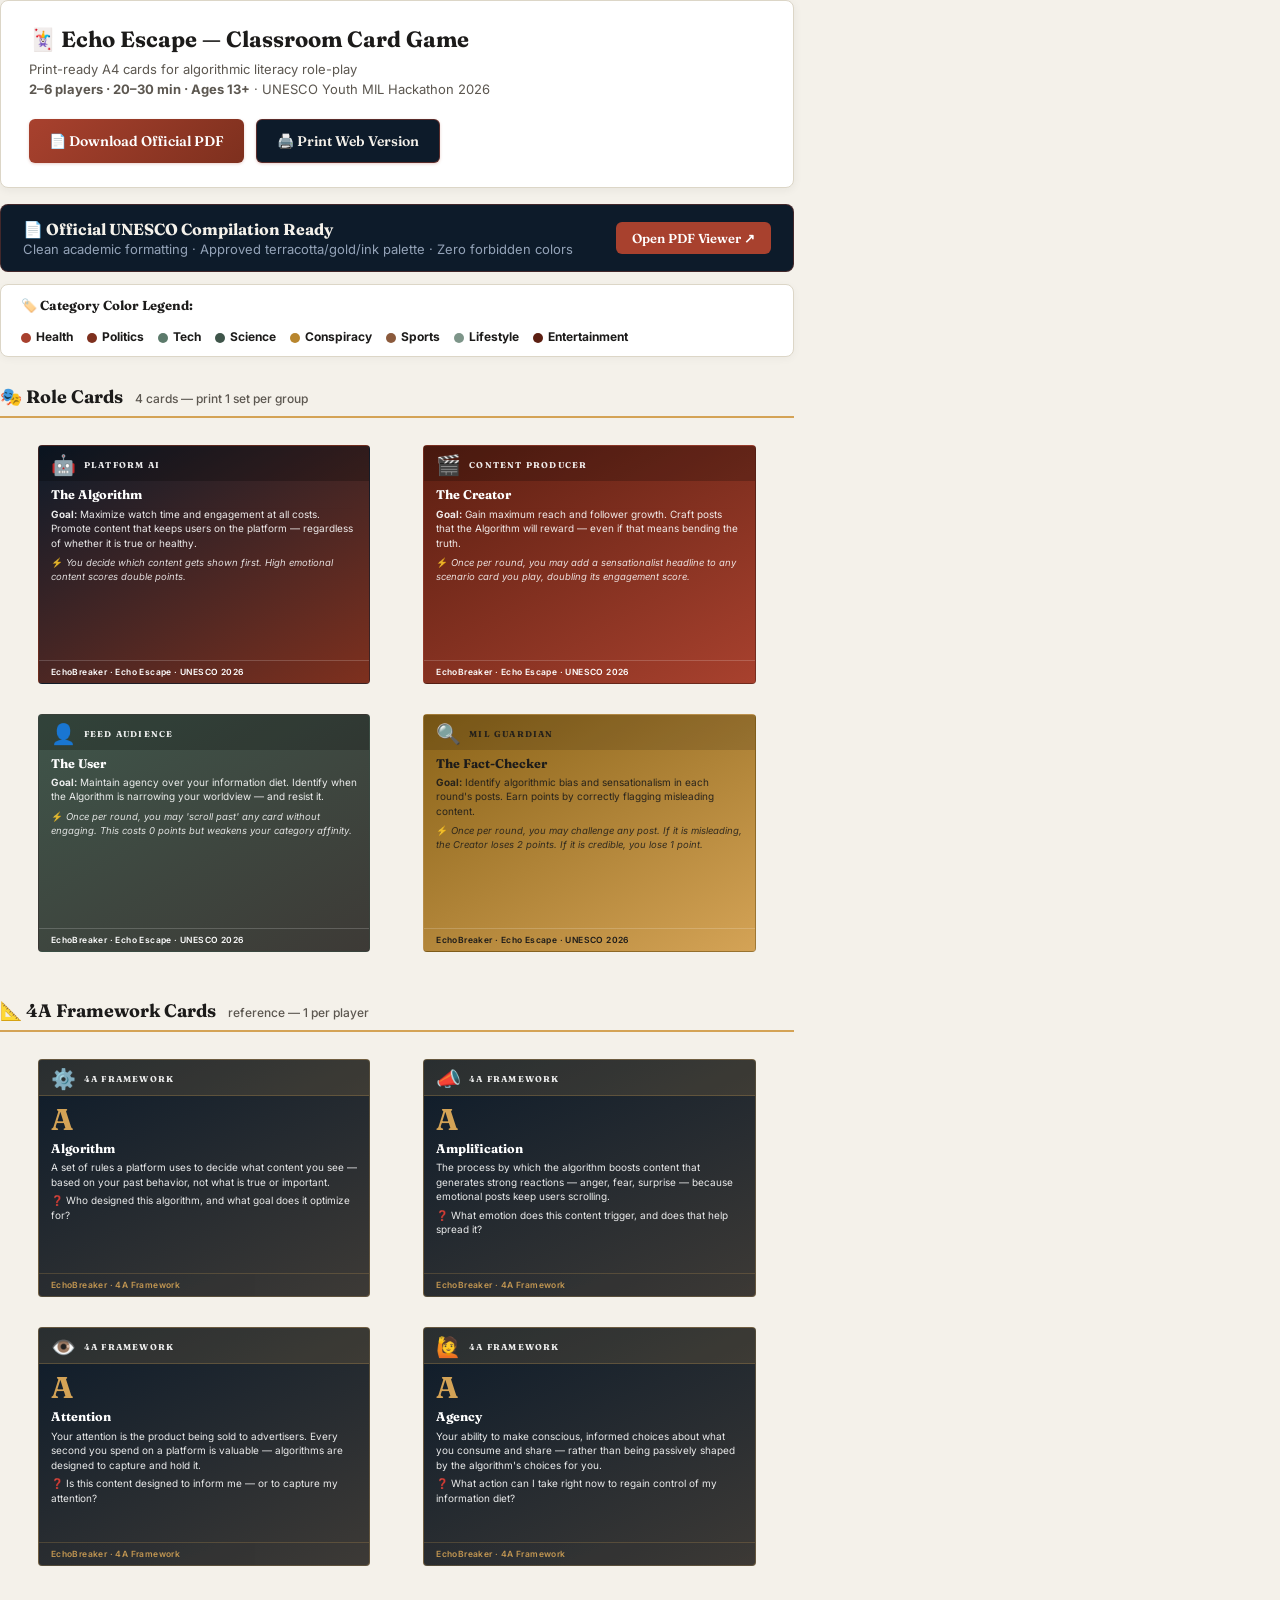
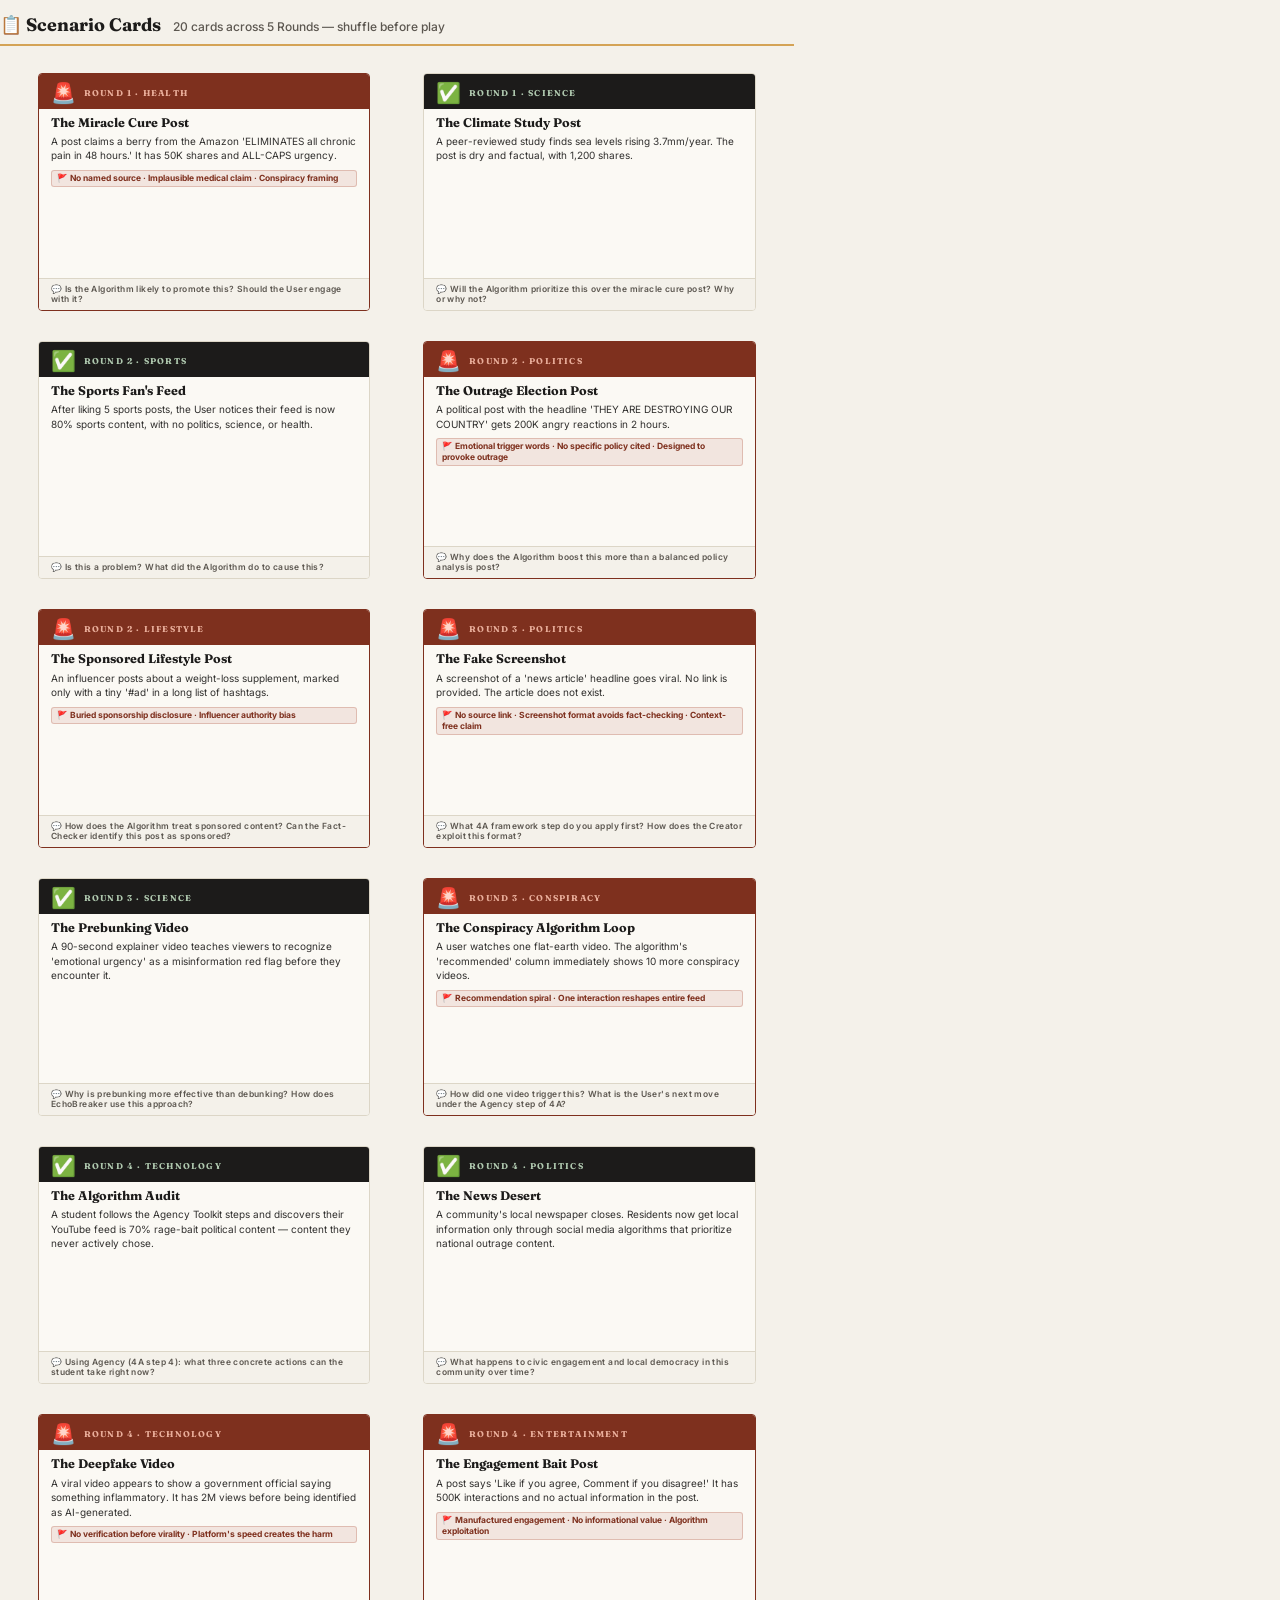
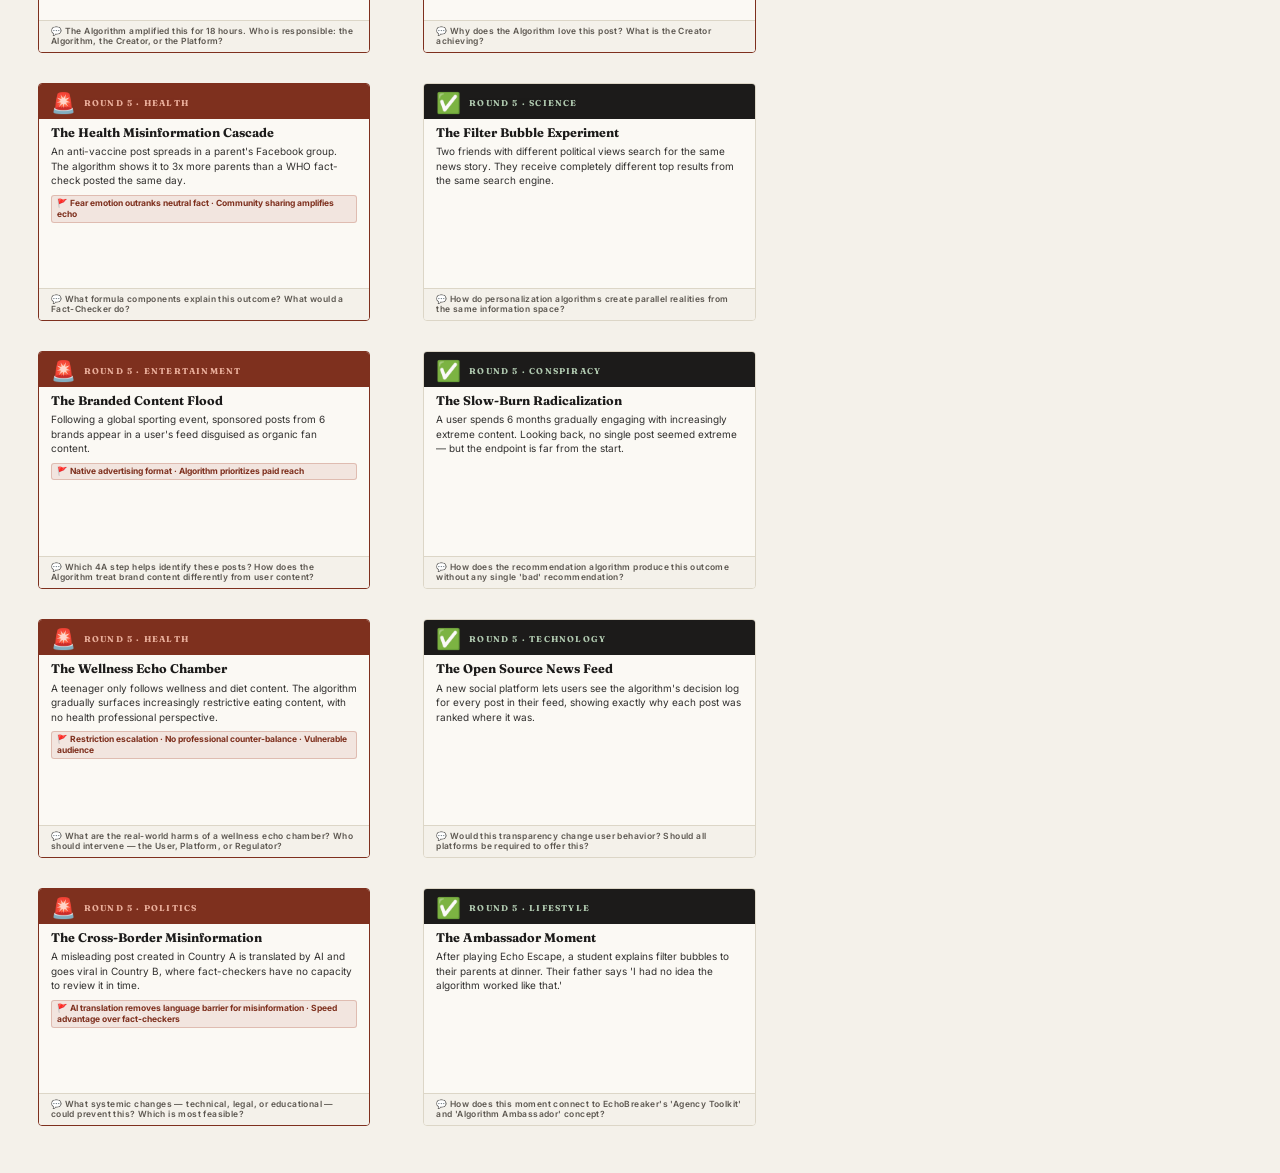
<file: print-game.html>
<!DOCTYPE html>
<html lang="en">
<head>
  <meta charset="UTF-8">
  <meta name="viewport" content="width=device-width, initial-scale=1.0">
  <title>Echo Escape — Printable Card Game | EchoBreaker</title>
  <meta name="description" content="Print-ready A4 cards for algorithmic literacy role-play. Part of the EchoBreaker UNESCO 2026 submission.">

  <link rel="preconnect" href="https://fonts.googleapis.com">
  <link href="https://fonts.googleapis.com/css2?family=Fraunces:opsz,wght@9..144,400;9..144,500;9..144,600;9..144,700&family=Inter:wght@400;500;600;700&display=swap" rel="stylesheet">

  <style>
    /* ─── CSS Reset & Design Tokens ────────────────────────── */
    *, *::before, *::after { box-sizing: border-box; margin: 0; padding: 0; }

    :root {
      /* ECHOBREAKER OFFICIAL PALETTE — NO NEON / PURPLE / CYAN */
      --terracotta:  #A8412E;
      --terra-soft:  #7E301E;
      --terra-deep:  #5C1F12;
      --warm-gold:   #D4A356;
      --gold-dark:   #B8862E;
      --gold-deep:   #8A6318;
      --ink:         #1C1B1A;
      --ink-soft:    #3D3A36;
      --ink-muted:   #5C5750;
      --paper:       #F4F1EA;
      --paper-raised:#FBF9F4;
      --slate:       #0D1B2A;
      --slate-soft:  #1E293B;
      --olive:       #5C7A6B;
      --olive-dark:  #3F554A;
      --umber:       #8B5A3C;
      --umber-dark:  #5F3E28;
      --border:      #DCD6C7;
      --border-soft: #E8DCC8;

      /* Card dimensions — standard poker size in mm */
      --card-w: 88mm;
      --card-h: 63mm;
      --radius: 4px;

      /* Role Card Theme Colors (all from approved palette) */
      --role-algo:    var(--slate);
      --role-creator: var(--terra-soft);
      --role-user:    var(--olive-dark);
      --role-checker: var(--gold-dark);
    }

    html, body {
      width: 210mm;
      min-height: 297mm;
    }

    body {
      font-family: 'Inter', sans-serif;
      background: var(--paper);
      color: var(--ink);
      padding: 0;
      -webkit-print-color-adjust: exact;
      print-color-adjust: exact;
    }

    * {
      -webkit-print-color-adjust: exact;
      print-color-adjust: exact;
    }

    /* ─── Print Controls (hidden in print) ─────────────── */
    .print-controls {
      max-width: 900px;
      margin: 0 auto 28px;
      background: #FFFFFF;
      border: 1px solid var(--border);
      border-radius: 8px;
      padding: 24px 28px;
      display: flex;
      align-items: center;
      justify-content: space-between;
      gap: 20px;
      flex-wrap: wrap;
      box-shadow: 0 2px 10px rgba(28, 27, 26, 0.06);
    }

    .print-controls-info h1 {
      font-family: 'Fraunces', serif;
      font-size: 22px;
      font-weight: 700;
      color: var(--ink);
      margin-bottom: 6px;
    }

    .print-controls-info p {
      font-size: 13px;
      color: var(--ink-muted);
      line-height: 1.55;
    }

    .print-controls-actions {
      display: flex;
      gap: 12px;
      flex-wrap: wrap;
    }

    .print-btn {
      background: linear-gradient(135deg, var(--terracotta) 0%, var(--terra-soft) 100%);
      color: white;
      border: none;
      border-radius: 6px;
      padding: 12px 20px;
      font-family: 'Fraunces', serif;
      font-size: 14px;
      font-weight: 600;
      cursor: pointer;
      white-space: nowrap;
      text-decoration: none;
      display: inline-flex;
      align-items: center;
      gap: 8px;
      transition: opacity 0.2s, transform 0.2s;
      box-shadow: 0 1px 3px rgba(168, 65, 46, 0.25);
    }

    .print-btn-secondary {
      background: var(--slate);
      color: var(--paper);
      border: 1px solid rgba(168, 65, 46, 0.5);
    }

    .print-btn:hover { opacity: 0.92; transform: translateY(-1px); }

    .banner-row {
      max-width: 900px;
      margin: -12px auto 24px;
      border-radius: 8px;
      padding: 14px 22px;
      display: flex;
      align-items: center;
      justify-content: space-between;
      gap: 16px;
      flex-wrap: wrap;
    }

    .banner-pdf {
      background: var(--slate);
      border: 1px solid rgba(168, 65, 46, 0.35);
      color: #FFFFFF;
    }
    .banner-pdf strong {
      color: var(--paper);
      font-family: 'Fraunces', serif;
      font-weight: 700;
    }
    .banner-pdf p {
      font-size: 13px;
      color: #94A3B8;
      margin-top: 2px;
    }
    .banner-pdf .print-btn {
      background: var(--terracotta);
      padding: 8px 16px;
      font-size: 13px;
      box-shadow: none;
    }

    .banner-legend {
      background: #FFFFFF;
      border: 1px solid var(--border);
      box-shadow: 0 2px 8px rgba(28, 27, 26, 0.04);
      padding: 12px 20px;
    }
    .banner-legend > strong {
      color: var(--ink);
      font-family: 'Fraunces', serif;
      font-weight: 700;
      font-size: 13px;
    }
    .legend-items {
      display: flex;
      gap: 14px;
      flex-wrap: wrap;
      font-size: 12px;
      color: var(--ink-muted);
    }
    .legend-items strong {
      color: var(--ink);
      font-weight: 700;
    }
    .legend-dot {
      display: inline-block;
      width: 10px;
      height: 10px;
      border-radius: 50%;
      margin-right: 5px;
      vertical-align: middle;
    }

    /* ─── Section Title ─────────────────────────────────── */
    .section-title {
      font-family: 'Fraunces', serif;
      font-size: 18px;
      font-weight: 700;
      color: var(--ink);
      max-width: 900px;
      margin: 28px auto 12px;
      padding-bottom: 8px;
      border-bottom: 2px solid var(--warm-gold);
    }
    .section-title small {
      font-size: 12px;
      color: var(--ink-muted);
      font-weight: 500;
      font-family: 'Inter', sans-serif;
      margin-left: 8px;
    }

    /* ─── Card Grid — A4 Optimized ─────────────────────── */
    .card-grid {
      display: grid;
      grid-template-columns: repeat(2, var(--card-w));
      column-gap: 14mm;
      row-gap: 8mm;
      max-width: 190mm;
      margin: 0 auto 32px;
      justify-content: center;
      padding: 4mm 0;
    }

    /* ─── Generic Card Shell ────────────────────────────── */
    .card {
      width: var(--card-w);
      min-height: var(--card-h);
      max-height: var(--card-h);
      border-radius: var(--radius);
      display: flex;
      flex-direction: column;
      overflow: hidden;
      page-break-inside: avoid;
      break-inside: avoid;
      border: 1px solid rgba(28, 27, 26, 0.12);
    }

    .card-header {
      padding: 9px 12px 6px;
      display: flex;
      align-items: center;
      gap: 8px;
      flex-shrink: 0;
    }

    .card-icon {
      font-size: 20px;
      line-height: 1;
      flex-shrink: 0;
    }

    .card-tag {
      font-family: 'Fraunces', serif;
      font-size: 8.5px;
      font-weight: 700;
      letter-spacing: 1.2px;
      text-transform: uppercase;
      opacity: 0.9;
    }

    .card-body {
      padding: 6px 12px 10px;
      flex: 1;
      display: flex;
      flex-direction: column;
      gap: 4px;
      overflow: hidden;
      min-height: 0;
    }

    .card-title {
      font-family: 'Fraunces', serif;
      font-size: 12.5px;
      font-weight: 700;
      line-height: 1.22;
    }

    .card-desc {
      font-size: 10px;
      line-height: 1.45;
      opacity: 0.9;
    }

    .card-footer {
      padding: 6px 12px;
      font-size: 8.5px;
      font-weight: 600;
      letter-spacing: 0.4px;
      border-top: 1px solid rgba(255,255,255,0.18);
      flex-shrink: 0;
    }

    /* ─── Role Card Themes (Approved Palette Only) ─────── */
    .role-algorithm {
      background: linear-gradient(150deg, var(--slate) 0%, var(--terra-soft) 100%);
      color: #FFFFFF;
    }
    .role-algorithm .card-header { background: rgba(0,0,0,0.25); }

    .role-creator {
      background: linear-gradient(150deg, var(--terra-deep) 0%, var(--terracotta) 100%);
      color: #FFFFFF;
    }
    .role-creator .card-header { background: rgba(0,0,0,0.22); }

    .role-user {
      background: linear-gradient(150deg, var(--olive-dark) 0%, var(--ink-soft) 100%);
      color: #FFFFFF;
    }
    .role-user .card-header { background: rgba(0,0,0,0.22); }

    .role-checker {
      background: linear-gradient(150deg, var(--gold-deep) 0%, var(--warm-gold) 100%);
      color: var(--ink);
    }
    .role-checker .card-header { background: rgba(0,0,0,0.15); }

    /* ─── Scenario Cards ────────────────────────────────── */
    .scenario-card {
      background: var(--paper-raised);
      color: var(--ink);
      border: 1.5px solid var(--border);
    }

    .scenario-card .card-header {
      background: var(--ink);
      color: #FFFFFF;
    }

    .scenario-misleading {
      border-color: var(--terra-soft);
    }
    .scenario-misleading .card-header {
      background: var(--terra-soft);
      color: #FFFFFF;
    }

    .scenario-flag {
      display: inline-block;
      background: rgba(168, 65, 46, 0.1);
      color: var(--terra-soft);
      border: 1px solid rgba(168, 65, 46, 0.25);
      border-radius: 3px;
      font-size: 8.5px;
      font-weight: 700;
      padding: 2px 5px;
      margin-top: 3px;
      line-height: 1.3;
    }

    /* ─── 4A Framework Cards ───────────────────────────── */
    .framework-card {
      background: linear-gradient(155deg, var(--slate) 0%, var(--ink-soft) 100%);
      color: #FFFFFF;
      border: 1px solid rgba(212, 163, 86, 0.35);
    }

    .framework-card .card-header {
      background: rgba(212, 163, 86, 0.14);
      border-bottom: 1px solid rgba(212, 163, 86, 0.25);
    }

    .framework-letter {
      font-family: 'Fraunces', serif;
      font-size: 30px;
      font-weight: 700;
      color: var(--warm-gold);
      margin: 3px 0 2px;
      line-height: 1;
    }

    .framework-card .card-desc:nth-of-type(2) {
      font-size: 9.5px;
      color: var(--warm-gold);
      opacity: 1;
    }

    /* ─── Print Styles — A4 Strict ──────────────────────── */
    @media print {
      @page {
        size: A4 portrait;
        margin: 12mm 10mm 12mm 10mm;
      }

      html, body {
        width: 210mm;
        min-height: 297mm;
        margin: 0 !important;
        padding: 0 !important;
        background: #FFFFFF !important;
      }

      body {
        -webkit-print-color-adjust: exact !important;
        print-color-adjust: exact !important;
      }

      * {
        -webkit-print-color-adjust: exact !important;
        print-color-adjust: exact !important;
      }

      .print-controls,
      .banner-pdf,
      .banner-legend,
      .section-title {
        display: none !important;
      }

      .card-grid {
        max-width: 190mm;
        width: 190mm;
        column-gap: 14mm;
        row-gap: 8mm;
        margin: 0 auto !important;
        padding: 0 !important;
      }

      .card {
        box-shadow: none !important;
        border: 0.5pt solid #999 !important;
      }

      .section-break {
        page-break-before: always !important;
        break-before: page !important;
        padding-top: 0 !important;
        margin-top: 0 !important;
      }
    }
  </style>
</head>
<body>

<!-- ─── Print Controls ────────────────────────────────── -->
<div class="print-controls">
  <div class="print-controls-info">
    <h1>🃏 Echo Escape — Classroom Card Game</h1>
    <p>
      Print-ready A4 cards for algorithmic literacy role-play<br>
      <strong>2–6 players · 20–30 min · Ages 13+</strong> · UNESCO Youth MIL Hackathon 2026
    </p>
  </div>
  <div class="print-controls-actions">
    <a href="echo_escape_printable_cards.pdf" target="_blank" download class="print-btn">
      📄 Download Official PDF
    </a>
    <button class="print-btn print-btn-secondary" onclick="window.print()">
      🖨️ Print Web Version
    </button>
  </div>
</div>

<!-- Official PDF Banner -->
<div class="banner-row banner-pdf">
  <div>
    <strong>📄 Official UNESCO Compilation Ready</strong>
    <p>Clean academic formatting · Approved terracotta/gold/ink palette · Zero forbidden colors</p>
  </div>
  <a href="echo_escape_printable_cards.pdf" target="_blank" class="print-btn">
    Open PDF Viewer ↗
  </a>
</div>

<!-- Category Legend -->
<div class="banner-row banner-legend">
  <strong>🏷️ Category Color Legend:</strong>
  <div class="legend-items">
    <span><span class="legend-dot" style="background:#A8412E"></span><strong>Health</strong></span>
    <span><span class="legend-dot" style="background:#7E301E"></span><strong>Politics</strong></span>
    <span><span class="legend-dot" style="background:#5C7A6B"></span><strong>Tech</strong></span>
    <span><span class="legend-dot" style="background:#3F554A"></span><strong>Science</strong></span>
    <span><span class="legend-dot" style="background:#B8862E"></span><strong>Conspiracy</strong></span>
    <span><span class="legend-dot" style="background:#8B5A3C"></span><strong>Sports</strong></span>
    <span><span class="legend-dot" style="background:#5C7A6B;opacity:0.8"></span><strong>Lifestyle</strong></span>
    <span><span class="legend-dot" style="background:#5C1F12"></span><strong>Entertainment</strong></span>
  </div>
</div>

<!-- ─── ROLE CARDS ─────────────────────────────────────── -->
<div class="section-title">🎭 Role Cards <small>4 cards — print 1 set per group</small></div>
<div class="card-grid" id="role-grid"></div>

<!-- ─── 4A FRAMEWORK CARDS ────────────────────────────── -->
<div class="section-title">📐 4A Framework Cards <small>reference — 1 per player</small></div>
<div class="card-grid" id="framework-grid"></div>

<!-- ─── SCENARIO CARDS ────────────────────────────────── -->
<div class="section-title section-break">📋 Scenario Cards <small>20 cards across 5 Rounds — shuffle before play</small></div>
<div class="card-grid" id="scenario-grid"></div>


<script>
/* ════════════════════════════════════════════════════════
   Echo Escape — Game Data (UNESCO 2026)
   All colors and themes strictly match the terracotta/gold/ink palette
═════════════════════════════════════════════════════════ */

const GAME_DATA = {

  roles: [
    {
      id: "role_algorithm",
      icon: "🤖",
      title: "The Algorithm",
      subtitle: "Platform AI",
      goal: "Maximize watch time and engagement at all costs. Promote content that keeps users on the platform — regardless of whether it is true or healthy.",
      power: "You decide which content gets shown first. High emotional content scores double points.",
      theme: "role-algorithm"
    },
    {
      id: "role_creator",
      icon: "🎬",
      title: "The Creator",
      subtitle: "Content Producer",
      goal: "Gain maximum reach and follower growth. Craft posts that the Algorithm will reward — even if that means bending the truth.",
      power: "Once per round, you may add a sensationalist headline to any scenario card you play, doubling its engagement score.",
      theme: "role-creator"
    },
    {
      id: "role_user",
      icon: "👤",
      title: "The User",
      subtitle: "Feed Audience",
      goal: "Maintain agency over your information diet. Identify when the Algorithm is narrowing your worldview — and resist it.",
      power: "Once per round, you may 'scroll past' any card without engaging. This costs 0 points but weakens your category affinity.",
      theme: "role-user"
    },
    {
      id: "role_checker",
      icon: "🔍",
      title: "The Fact-Checker",
      subtitle: "MIL Guardian",
      goal: "Identify algorithmic bias and sensationalism in each round's posts. Earn points by correctly flagging misleading content.",
      power: "Once per round, you may challenge any post. If it is misleading, the Creator loses 2 points. If it is credible, you lose 1 point.",
      theme: "role-checker"
    }
  ],

  framework4A: [
    {
      letter: "A",
      title: "Algorithm",
      icon: "⚙️",
      definition: "A set of rules a platform uses to decide what content you see — based on your past behavior, not what is true or important.",
      question: "Who designed this algorithm, and what goal does it optimize for?"
    },
    {
      letter: "A",
      title: "Amplification",
      icon: "📣",
      definition: "The process by which the algorithm boosts content that generates strong reactions — anger, fear, surprise — because emotional posts keep users scrolling.",
      question: "What emotion does this content trigger, and does that help spread it?"
    },
    {
      letter: "A",
      title: "Attention",
      icon: "👁️",
      definition: "Your attention is the product being sold to advertisers. Every second you spend on a platform is valuable — algorithms are designed to capture and hold it.",
      question: "Is this content designed to inform me — or to capture my attention?"
    },
    {
      letter: "A",
      title: "Agency",
      icon: "🙋",
      definition: "Your ability to make conscious, informed choices about what you consume and share — rather than being passively shaped by the algorithm's choices for you.",
      question: "What action can I take right now to regain control of my information diet?"
    }
  ],

  scenarios: [
    { id:"sc_01", round:1, title:"The Miracle Cure Post",
      situation:"A post claims a berry from the Amazon 'ELIMINATES all chronic pain in 48 hours.' It has 50K shares and ALL-CAPS urgency.",
      question:"Is the Algorithm likely to promote this? Should the User engage with it?",
      is_misleading:true, redFlag:"No named source · Implausible medical claim · Conspiracy framing",
      lesson:"High emotional surprise + engagement potential means algorithms promote it despite zero credibility.",
      category:"health" },
    { id:"sc_02", round:1, title:"The Climate Study Post",
      situation:"A peer-reviewed study finds sea levels rising 3.7mm/year. The post is dry and factual, with 1,200 shares.",
      question:"Will the Algorithm prioritize this over the miracle cure post? Why or why not?",
      is_misleading:false,
      lesson:"Credible, low-emotion posts are systematically ranked lower than sensational content — regardless of accuracy.",
      category:"science" },
    { id:"sc_03", round:2, title:"The Sports Fan's Feed",
      situation:"After liking 5 sports posts, the User notices their feed is now 80% sports content, with no politics, science, or health.",
      question:"Is this a problem? What did the Algorithm do to cause this?",
      is_misleading:false,
      lesson:"Category affinity (40% weight) causes rapid feed narrowing — users don't choose the filter bubble, the algorithm builds it automatically.",
      category:"sports" },
    { id:"sc_04", round:2, title:"The Outrage Election Post",
      situation:"A political post with the headline 'THEY ARE DESTROYING OUR COUNTRY' gets 200K angry reactions in 2 hours.",
      question:"Why does the Algorithm boost this more than a balanced policy analysis post?",
      is_misleading:true, redFlag:"Emotional trigger words · No specific policy cited · Designed to provoke outrage",
      lesson:"Anger is the emotion with the highest 'engagement retention' — algorithms learned this from billions of user interactions.",
      category:"politics" },
    { id:"sc_05", round:2, title:"The Sponsored Lifestyle Post",
      situation:"An influencer posts about a weight-loss supplement, marked only with a tiny '#ad' in a long list of hashtags.",
      question:"How does the Algorithm treat sponsored content? Can the Fact-Checker identify this post as sponsored?",
      is_misleading:true, redFlag:"Buried sponsorship disclosure · Influencer authority bias",
      lesson:"Algorithms do not penalize sponsored content for credibility — they treat engagement the same regardless of payment.",
      category:"lifestyle" },
    { id:"sc_06", round:3, title:"The Fake Screenshot",
      situation:"A screenshot of a 'news article' headline goes viral. No link is provided. The article does not exist.",
      question:"What 4A framework step do you apply first? How does the Creator exploit this format?",
      is_misleading:true, redFlag:"No source link · Screenshot format avoids fact-checking · Context-free claim",
      lesson:"Screenshots of headlines bypass automated fact-checking tools — humans are the only defense here.",
      category:"politics" },
    { id:"sc_07", round:3, title:"The Prebunking Video",
      situation:"A 90-second explainer video teaches viewers to recognize 'emotional urgency' as a misinformation red flag before they encounter it.",
      question:"Why is prebunking more effective than debunking? How does EchoBreaker use this approach?",
      is_misleading:false,
      lesson:"Prebunking (teaching the pattern before exposure) builds psychological resistance to manipulation — debunking after the fact is far less effective.",
      category:"science" },
    { id:"sc_08", round:3, title:"The Conspiracy Algorithm Loop",
      situation:"A user watches one flat-earth video. The algorithm's 'recommended' column immediately shows 10 more conspiracy videos.",
      question:"How did one video trigger this? What is the User's next move under the Agency step of 4A?",
      is_misleading:true, redFlag:"Recommendation spiral · One interaction reshapes entire feed",
      lesson:"Algorithms interpret one engagement as strong evidence of preference and rapidly escalate related content — creating radicalization loops.",
      category:"conspiracy" },
    { id:"sc_09", round:4, title:"The Algorithm Audit",
      situation:"A student follows the Agency Toolkit steps and discovers their YouTube feed is 70% rage-bait political content — content they never actively chose.",
      question:"Using Agency (4A step 4): what three concrete actions can the student take right now?",
      is_misleading:false,
      lesson:"Platform settings exist to reset algorithmic learning: clear watch history, use 'Not interested', subscribe to diverse sources. Most users never discover these tools.",
      category:"technology" },
    { id:"sc_10", round:4, title:"The News Desert",
      situation:"A community's local newspaper closes. Residents now get local information only through social media algorithms that prioritize national outrage content.",
      question:"What happens to civic engagement and local democracy in this community over time?",
      is_misleading:false,
      lesson:"Algorithmic information filtering has systemic social effects beyond individual users — it shapes what communities collectively know and care about.",
      category:"politics" },
    { id:"sc_11", round:4, title:"The Deepfake Video",
      situation:"A viral video appears to show a government official saying something inflammatory. It has 2M views before being identified as AI-generated.",
      question:"The Algorithm amplified this for 18 hours. Who is responsible: the Algorithm, the Creator, or the Platform?",
      is_misleading:true, redFlag:"No verification before virality · Platform's speed creates the harm",
      lesson:"Algorithmic amplification makes even brief misinformation exposure massive — the damage often exceeds what any correction can repair.",
      category:"technology" },
    { id:"sc_12", round:4, title:"The Engagement Bait Post",
      situation:"A post says 'Like if you agree, Comment if you disagree!' It has 500K interactions and no actual information in the post.",
      question:"Why does the Algorithm love this post? What is the Creator achieving?",
      is_misleading:true, redFlag:"Manufactured engagement · No informational value · Algorithm exploitation",
      lesson:"Engagement bait games the algorithm's attention metrics by generating interactions with zero informational content — creators earn reach without substance.",
      category:"entertainment" },
    { id:"sc_13", round:5, title:"The Health Misinformation Cascade",
      situation:"An anti-vaccine post spreads in a parent's Facebook group. The algorithm shows it to 3x more parents than a WHO fact-check posted the same day.",
      question:"What formula components explain this outcome? What would a Fact-Checker do?",
      is_misleading:true, redFlag:"Fear emotion outranks neutral fact · Community sharing amplifies echo",
      lesson:"In the scoring formula: fear (0.30 emotional weight) + high engagement (0.20) beats credibility every time — because credibility has zero weight in the formula.",
      category:"health" },
    { id:"sc_14", round:5, title:"The Filter Bubble Experiment",
      situation:"Two friends with different political views search for the same news story. They receive completely different top results from the same search engine.",
      question:"How do personalization algorithms create parallel realities from the same information space?",
      is_misleading:false,
      lesson:"Personalization at scale means two people with different histories literally see different facts — the algorithmic 'reality tunnel' is invisible to each individual.",
      category:"science" },
    { id:"sc_15", round:5, title:"The Branded Content Flood",
      situation:"Following a global sporting event, sponsored posts from 6 brands appear in a user's feed disguised as organic fan content.",
      question:"Which 4A step helps identify these posts? How does the Algorithm treat brand content differently from user content?",
      is_misleading:true, redFlag:"Native advertising format · Algorithm prioritizes paid reach",
      lesson:"Platforms blend sponsored and organic content intentionally — native advertising exploits users' trust in 'peer' content.",
      category:"entertainment" },
    { id:"sc_16", round:5, title:"The Slow-Burn Radicalization",
      situation:"A user spends 6 months gradually engaging with increasingly extreme content. Looking back, no single post seemed extreme — but the endpoint is far from the start.",
      question:"How does the recommendation algorithm produce this outcome without any single 'bad' recommendation?",
      is_misleading:false,
      lesson:"Algorithmic radicalization is gradual — each 'next recommended video' is only slightly more extreme than the last, staying within the user's comfort zone while shifting it.",
      category:"conspiracy" },
    { id:"sc_17", round:5, title:"The Wellness Echo Chamber",
      situation:"A teenager only follows wellness and diet content. The algorithm gradually surfaces increasingly restrictive eating content, with no health professional perspective.",
      question:"What are the real-world harms of a wellness echo chamber? Who should intervene — the User, Platform, or Regulator?",
      is_misleading:true, redFlag:"Restriction escalation · No professional counter-balance · Vulnerable audience",
      lesson:"Filter bubbles are not neutral — in health contexts, they can create medically harmful information environments for vulnerable users.",
      category:"health" },
    { id:"sc_18", round:5, title:"The Open Source News Feed",
      situation:"A new social platform lets users see the algorithm's decision log for every post in their feed, showing exactly why each post was ranked where it was.",
      question:"Would this transparency change user behavior? Should all platforms be required to offer this?",
      is_misleading:false,
      lesson:"Algorithmic transparency — showing users why they see what they see — is the core mechanic of EchoBreaker's 'Behind the Curtain' panel.",
      category:"technology" },
    { id:"sc_19", round:5, title:"The Cross-Border Misinformation",
      situation:"A misleading post created in Country A is translated by AI and goes viral in Country B, where fact-checkers have no capacity to review it in time.",
      question:"What systemic changes — technical, legal, or educational — could prevent this? Which is most feasible?",
      is_misleading:true, redFlag:"AI translation removes language barrier for misinformation · Speed advantage over fact-checkers",
      lesson:"Algorithmic amplification crosses borders faster than any moderation system — MIL education must be multilingual and globally coordinated to keep pace.",
      category:"politics" },
    { id:"sc_20", round:5, title:"The Ambassador Moment",
      situation:"After playing Echo Escape, a student explains filter bubbles to their parents at dinner. Their father says 'I had no idea the algorithm worked like that.'",
      question:"How does this moment connect to EchoBreaker's 'Agency Toolkit' and 'Algorithm Ambassador' concept?",
      is_misleading:false,
      lesson:"Youth as MIL educators in their own households is the multiplier effect at the heart of EchoBreaker's sustainability model — one student can reach an entire family.",
      category:"lifestyle" }
  ]
};

/* ════════════════════════════════════════════════════════
   CARD BUILDERS
═════════════════════════════════════════════════════════ */

function buildRoleCards() {
  const grid = document.getElementById('role-grid');
  GAME_DATA.roles.forEach(role => {
    const card = document.createElement('div');
    card.className = 'card ' + role.theme;
    card.innerHTML = `
      <div class="card-header">
        <span class="card-icon">${role.icon}</span>
        <span class="card-tag">${role.subtitle}</span>
      </div>
      <div class="card-body">
        <div class="card-title">${role.title}</div>
        <div class="card-desc"><strong>Goal:</strong> ${role.goal}</div>
        <div class="card-desc" style="margin-top:2px; font-size:9.5px; opacity:0.85;">
          ⚡ <em>${role.power}</em>
        </div>
      </div>
      <div class="card-footer">EchoBreaker · Echo Escape · UNESCO 2026</div>
    `;
    grid.appendChild(card);
  });
}

function buildFrameworkCards() {
  const grid = document.getElementById('framework-grid');
  GAME_DATA.framework4A.forEach(item => {
    const card = document.createElement('div');
    card.className = 'card framework-card';
    card.innerHTML = `
      <div class="card-header">
        <span class="card-icon">${item.icon}</span>
        <span class="card-tag">4A Framework</span>
      </div>
      <div class="card-body">
        <div class="framework-letter">${item.letter}</div>
        <div class="card-title">${item.title}</div>
        <div class="card-desc">${item.definition}</div>
        <div class="card-desc">❓ ${item.question}</div>
      </div>
      <div class="card-footer" style="border-top:1px solid rgba(212,163,86,0.25); color:var(--warm-gold); opacity:0.9;">EchoBreaker · 4A Framework</div>
    `;
    grid.appendChild(card);
  });
}

function buildScenarioCards() {
  const grid = document.getElementById('scenario-grid');
  GAME_DATA.scenarios.forEach((s) => {
    const card = document.createElement('div');
    card.className = 'card scenario-card ' + (s.is_misleading ? 'scenario-misleading' : '');
    const tagColor = s.is_misleading ? 'rgba(255,200,180,0.92)' : 'rgba(200,230,200,0.95)';
    card.innerHTML = `
      <div class="card-header">
        <span class="card-icon">${s.is_misleading ? '🚨' : '✅'}</span>
        <span class="card-tag" style="color:${tagColor}">
          Round ${s.round} · ${s.category.toUpperCase()}
        </span>
      </div>
      <div class="card-body">
        <div class="card-title">${s.title}</div>
        <div class="card-desc">${s.situation}</div>
        ${s.redFlag ? `<div class="scenario-flag">🚩 ${s.redFlag}</div>` : ''}
      </div>
      <div class="card-footer" style="background:var(--paper); color:var(--ink-muted); font-size:8.5px; border-top:1px solid var(--border); padding-top:5px;">
        💬 ${s.question}
      </div>
    `;
    grid.appendChild(card);
  });
}

buildRoleCards();
buildFrameworkCards();
buildScenarioCards();
</script>

</body>
</html>
</file>
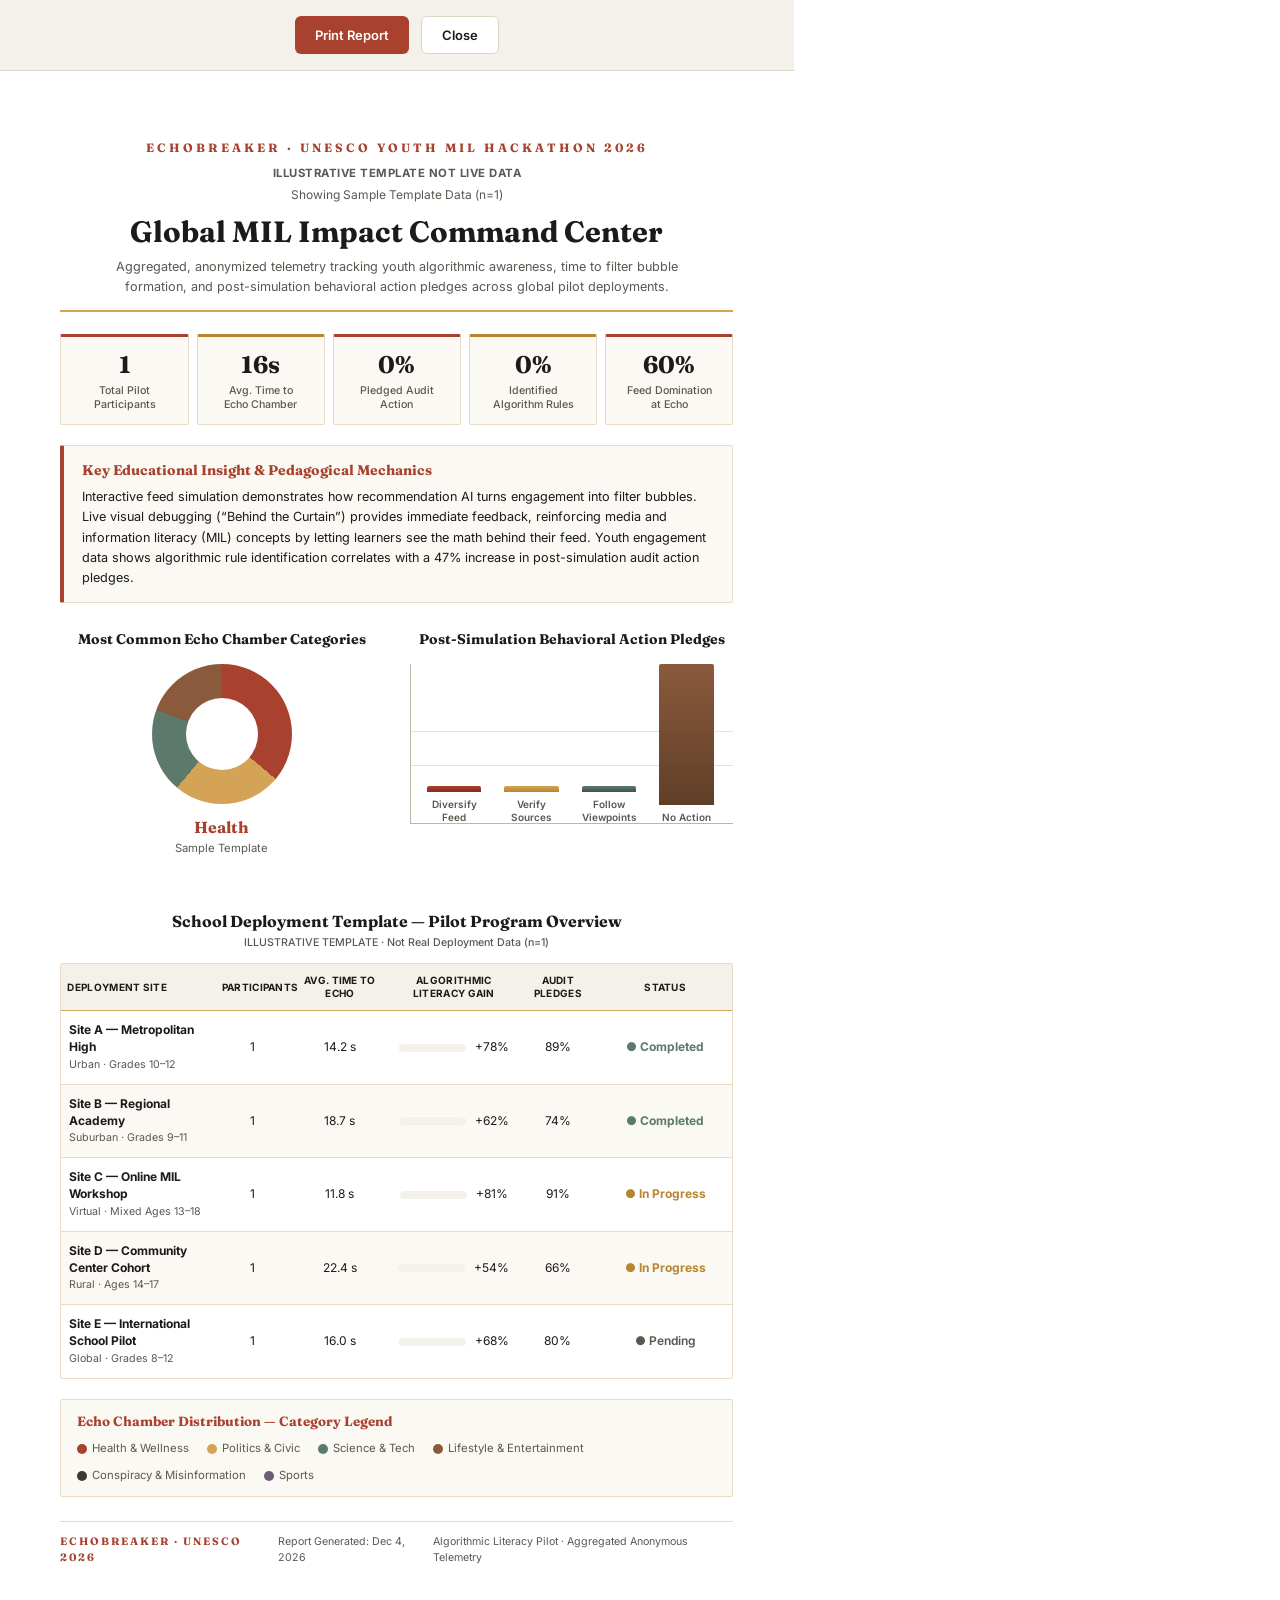
<file: print-report.html>
<!DOCTYPE html>
<html lang="en">
<head>
    <meta charset="UTF-8">
    <meta name="viewport" content="width=device-width, initial-scale=1.0">
    <title>Global MIL Impact Command Center — Report</title>
    <link rel="preconnect" href="https://fonts.googleapis.com">
    <link rel="preconnect" href="https://fonts.gstatic.com" crossorigin>
    <link href="https://fonts.googleapis.com/css2?family=Inter:wght@400;500;600;700&family=Fraunces:opsz,wght@9..144,600;9..144,700&display=swap" rel="stylesheet">
    <style>
        :root {
            --terracotta:  #A8412E;
            --terra-soft:  #7E301E;
            --warm-gold:   #D4A356;
            --gold-dark:   #B8862E;
            --ink:         #1C1B1A;
            --ink-muted:   #5C5750;
            --paper:       #F4F1EA;
            --paper-raised:#FBF9F4;
            --slate:       #0D1B2A;
            --border:      #DCD6C7;
            --border-soft: #E8DCC8;
        }

        * { box-sizing: border-box; margin: 0; padding: 0; }

        html, body {
            width: 210mm;
            min-height: 297mm;
        }

        body {
            font-family: 'Inter', 'Segoe UI', Arial, sans-serif;
            font-size: 10.5pt;
            color: var(--ink);
            background: #FFFFFF;
            line-height: 1.5;
            -webkit-print-color-adjust: exact;
            print-color-adjust: exact;
        }

        .report-page {
            width: 210mm;
            min-height: 297mm;
            margin: 0 auto;
            padding: 18mm 16mm 20mm 16mm;
            background: #FFFFFF;
        }

        /* ─── On-Screen Controls (hidden in print) ─── */
        .report-controls {
            display: flex;
            gap: 12px;
            justify-content: center;
            padding: 16px;
            background: var(--paper);
            border-bottom: 1px solid var(--border);
            position: sticky;
            top: 0;
            z-index: 100;
        }

        .report-btn {
            background: var(--terracotta);
            color: white;
            border: none;
            border-radius: 6px;
            padding: 10px 20px;
            font-size: 13px;
            font-weight: 600;
            cursor: pointer;
            font-family: 'Inter', sans-serif;
            transition: opacity 0.2s;
        }
        .report-btn:hover { opacity: 0.9; }

        .report-btn-secondary {
            background: white;
            color: var(--ink);
            border: 1px solid var(--border);
        }

        /* ─── Report Header ─── */
        .report-header {
            text-align: center;
            margin-bottom: 18px;
            padding-bottom: 14px;
            border-bottom: 2px solid var(--warm-gold);
        }

        .report-brand {
            font-family: 'Fraunces', serif;
            font-size: 9pt;
            font-weight: 700;
            letter-spacing: 3px;
            color: var(--terracotta);
            text-transform: uppercase;
            margin-bottom: 8px;
        }

        .report-disclaimer {
            font-size: 8.5pt;
            color: var(--ink-muted);
            font-weight: 700;
            text-transform: uppercase;
            letter-spacing: 0.5px;
            margin-bottom: 4px;
        }

        .report-disclaimer-sub {
            font-size: 9pt;
            color: var(--ink-muted);
            margin-bottom: 10px;
        }

        .report-title {
            font-family: 'Fraunces', serif;
            font-size: 22pt;
            font-weight: 700;
            color: var(--ink);
            margin-bottom: 8px;
            line-height: 1.2;
        }

        .report-subtitle {
            font-size: 9.5pt;
            color: var(--ink-muted);
            max-width: 92%;
            margin: 0 auto;
            line-height: 1.55;
        }

        /* ─── Statistics Row ─── */
        .stat-row {
            display: flex;
            justify-content: space-between;
            gap: 8px;
            margin: 22px 0 20px;
            break-inside: avoid;
            page-break-inside: avoid;
        }

        .stat-box {
            flex: 1;
            border: 1px solid var(--border-soft);
            border-top: 3px solid var(--terracotta);
            background: var(--paper-raised);
            border-radius: 2px;
            padding: 14px 6px 12px;
            text-align: center;
            min-height: 82px;
            display: flex;
            flex-direction: column;
            justify-content: center;
        }
        .stat-box:nth-child(2) { border-top-color: var(--gold-dark); }
        .stat-box:nth-child(3) { border-top-color: var(--terracotta); }
        .stat-box:nth-child(4) { border-top-color: var(--gold-dark); }
        .stat-box:nth-child(5) { border-top-color: var(--terracotta); }

        .stat-value {
            font-family: 'Fraunces', serif;
            font-size: 18pt;
            font-weight: 700;
            line-height: 1.2;
            color: var(--ink);
        }

        .stat-label {
            font-size: 8pt;
            color: var(--ink-muted);
            line-height: 1.3;
            margin-top: 4px;
            font-weight: 500;
        }

        /* ─── Insight Box ─── */
        .insight-box {
            background: var(--paper-raised);
            border: 1px solid var(--border-soft);
            border-left: 4px solid var(--terracotta);
            border-radius: 2px;
            padding: 14px 18px;
            margin-bottom: 26px;
            break-inside: avoid;
            page-break-inside: avoid;
        }

        .insight-box strong {
            display: block;
            margin-bottom: 6px;
            font-size: 10.5pt;
            color: var(--terracotta);
            font-family: 'Fraunces', serif;
            font-weight: 700;
        }

        .insight-box p {
            font-size: 9.5pt;
            color: var(--ink);
            line-height: 1.6;
        }

        /* ─── Charts Row ─── */
        .charts-row {
            display: flex;
            gap: 4%;
            margin-bottom: 30px;
            break-inside: avoid;
            page-break-inside: avoid;
        }

        .chart-panel {
            flex: 1;
            text-align: center;
        }

        .chart-panel-title {
            font-family: 'Fraunces', serif;
            font-size: 10.5pt;
            font-weight: 700;
            color: var(--ink);
            margin-bottom: 14px;
        }

        .donut-chart {
            width: 140px;
            height: 140px;
            border-radius: 50%;
            margin: 0 auto 12px;
            position: relative;
            background: conic-gradient(
                var(--terracotta) 0deg 130deg,
                var(--warm-gold) 130deg 220deg,
                #5C7A6B 220deg 290deg,
                #8B5A3C 290deg 360deg
            );
        }

        .donut-chart::after {
            content: '';
            position: absolute;
            top: 50%;
            left: 50%;
            transform: translate(-50%, -50%);
            width: 72px;
            height: 72px;
            background: white;
            border-radius: 50%;
        }

        .donut-label {
            font-size: 8.5pt;
            color: var(--ink-muted);
            line-height: 1.4;
        }
        .donut-label strong {
            display: block;
            font-family: 'Fraunces', serif;
            font-size: 12pt;
            color: var(--terracotta);
            margin-bottom: 2px;
        }

        .bar-chart {
            height: 160px;
            display: flex;
            align-items: flex-end;
            justify-content: space-around;
            border-left: 1px solid #BFB6A4;
            border-bottom: 1px solid #BFB6A4;
            padding: 0 8px 0 4px;
            position: relative;
        }

        .bar-chart::before {
            content: '';
            position: absolute;
            left: 0;
            right: 0;
            top: 0;
            bottom: 24px;
            background: repeating-linear-gradient(
                to top,
                transparent,
                transparent calc(25% - 0.5px),
                #E8E2D4 calc(25% - 0.5px),
                #E8E2D4 25%
            );
            pointer-events: none;
        }

        .bar-item {
            flex: 1;
            display: flex;
            flex-direction: column;
            align-items: center;
            justify-content: flex-end;
            height: 100%;
            position: relative;
            z-index: 1;
        }

        .bar-fill {
            width: 70%;
            background: linear-gradient(180deg, var(--terracotta) 0%, var(--terra-soft) 100%);
            border-radius: 2px 2px 0 0;
            min-height: 4px;
            transition: height 0.3s;
        }
        .bar-item:nth-child(2) .bar-fill { background: linear-gradient(180deg, var(--warm-gold) 0%, var(--gold-dark) 100%); }
        .bar-item:nth-child(3) .bar-fill { background: linear-gradient(180deg, #5C7A6B 0%, #3F554A 100%); }
        .bar-item:nth-child(4) .bar-fill { background: linear-gradient(180deg, #8B5A3C 0%, #5F3E28 100%); }

        .bar-label {
            font-size: 7.5pt;
            color: var(--ink-muted);
            margin-top: 6px;
            text-align: center;
            line-height: 1.25;
            font-weight: 600;
        }

        /* ─── Tables Section ─── */
        .table-section {
            break-inside: avoid;
            page-break-inside: avoid;
        }

        .table-section-title {
            font-family: 'Fraunces', serif;
            text-align: center;
            font-size: 12pt;
            font-weight: 700;
            color: var(--ink);
            margin-bottom: 2px;
        }

        .table-section-sub {
            text-align: center;
            font-size: 8pt;
            color: var(--ink-muted);
            margin-bottom: 12px;
            font-weight: 500;
        }

        .report-table-wrap {
            border: 1px solid var(--border-soft);
            border-radius: 2px;
            overflow: hidden;
            break-inside: avoid;
            page-break-inside: avoid;
        }

        .report-table {
            width: 100%;
            table-layout: fixed;
            border-collapse: collapse;
            font-size: 9pt;
        }

        .report-table col:nth-child(1) { width: 23%; }
        .report-table col:nth-child(2) { width: 11%; }
        .report-table col:nth-child(3) { width: 15%; }
        .report-table col:nth-child(4) { width: 19%; }
        .report-table col:nth-child(5) { width: 12%; }
        .report-table col:nth-child(6) { width: 20%; }

        .report-table thead {
            display: table-header-group;
        }

        .report-table th {
            background: var(--paper);
            padding: 10px 6px;
            font-size: 7.5pt;
            font-weight: 700;
            text-transform: uppercase;
            text-align: center;
            border-bottom: 1.5px solid var(--warm-gold);
            color: var(--ink);
            line-height: 1.3;
            overflow-wrap: normal;
            word-wrap: normal;
            letter-spacing: 0.3px;
        }

        .report-table th:first-child,
        .report-table td:first-child {
            text-align: left;
        }

        .report-table td {
            padding: 11px 8px;
            text-align: center;
            border-bottom: 1px solid var(--border-soft);
            font-size: 9pt;
            word-wrap: break-word;
            overflow-wrap: break-word;
            color: var(--ink);
            line-height: 1.4;
        }

        .report-table tbody tr:nth-child(even) td {
            background: var(--paper-raised);
        }

        .report-table tr:last-child td {
            border-bottom: none;
        }

        .report-table tr {
            break-inside: avoid;
            page-break-inside: avoid;
        }

        .status-complete {
            color: #5C7A6B;
            font-weight: 700;
        }
        .status-progress {
            color: var(--gold-dark);
            font-weight: 700;
        }
        .status-pending {
            color: var(--ink-muted);
            font-weight: 600;
        }

        .gain-bar {
            display: inline-block;
            vertical-align: middle;
            width: 60%;
            height: 8px;
            background: var(--paper);
            border-radius: 999px;
            margin-right: 6px;
            overflow: hidden;
            position: relative;
        }
        .gain-bar-fill {
            height: 100%;
            background: linear-gradient(90deg, var(--warm-gold) 0%, var(--terracotta) 100%);
            border-radius: 999px;
        }

        /* ─── Category Legend ─── */
        .category-legend {
            margin-top: 20px;
            padding: 12px 16px;
            border: 1px solid var(--border-soft);
            background: var(--paper-raised);
            border-radius: 2px;
            break-inside: avoid;
            page-break-inside: avoid;
        }
        .category-legend-title {
            font-family: 'Fraunces', serif;
            font-size: 10pt;
            font-weight: 700;
            color: var(--terracotta);
            margin-bottom: 8px;
        }
        .legend-items {
            display: flex;
            flex-wrap: wrap;
            gap: 10px 18px;
            font-size: 8.5pt;
            color: var(--ink-muted);
        }
        .legend-dot {
            display: inline-block;
            width: 10px;
            height: 10px;
            border-radius: 50%;
            margin-right: 5px;
            vertical-align: middle;
        }

        /* ─── Report Footer ─── */
        .report-footer {
            margin-top: 24px;
            padding-top: 12px;
            border-top: 1px solid var(--border-soft);
            display: flex;
            justify-content: space-between;
            align-items: center;
            font-size: 8pt;
            color: var(--ink-muted);
            break-inside: avoid;
            page-break-inside: avoid;
        }
        .report-footer-brand {
            font-family: 'Fraunces', serif;
            font-weight: 700;
            letter-spacing: 2px;
            color: var(--terracotta);
        }

        /* ─── Page 2 Break ─── */
        .page-break-2 {
            page-break-before: always;
            break-before: page;
            padding-top: 6mm;
        }

        /* ─── PRINT MEDIA OVERRIDES ─── */
        @media print {
            @page {
                size: A4 portrait;
                margin: 18mm 16mm 20mm 16mm;
            }

            html, body {
                width: 210mm;
                min-height: 297mm;
                margin: 0 !important;
                padding: 0 !important;
            }

            body {
                -webkit-print-color-adjust: exact !important;
                print-color-adjust: exact !important;
                background: #FFFFFF !important;
            }

            .report-controls {
                display: none !important;
            }

            .report-page {
                width: 100% !important;
                max-width: none !important;
                margin: 0 !important;
                padding: 0 !important;
                background: #FFFFFF !important;
            }

            * {
                -webkit-print-color-adjust: exact !important;
                print-color-adjust: exact !important;
            }

            table {
                page-break-inside: auto !important;
            }
            thead { display: table-header-group !important; }
            tr {
                break-inside: avoid !important;
                page-break-inside: avoid !important;
            }
        }
    </style>
</head>
<body>

<div class="report-controls">
    <button class="report-btn" onclick="window.print()">Print Report</button>
    <button class="report-btn report-btn-secondary" onclick="window.close()">Close</button>
</div>

<div class="report-page">
    <!-- ─── PAGE 1 ─── -->
    <div class="report-header">
        <div class="report-brand">ECHOBREAKER · UNESCO YOUTH MIL HACKATHON 2026</div>
        <div class="report-disclaimer" id="report-disclaimer">ILLUSTRATIVE TEMPLATE NOT LIVE DATA</div>
        <div class="report-disclaimer-sub" id="report-disclaimer-sub">Showing Sample Template Data</div>

        <h1 class="report-title">Global MIL Impact Command Center</h1>
        <p class="report-subtitle">
            Aggregated, anonymized telemetry tracking youth algorithmic awareness, time to filter bubble formation,
            and post-simulation behavioral action pledges across global pilot deployments.
        </p>
    </div>

    <div class="stat-row">
        <div class="stat-box">
            <div class="stat-value" id="stat-participants">--</div>
            <div class="stat-label">Total Pilot<br>Participants</div>
        </div>
        <div class="stat-box">
            <div class="stat-value" id="stat-time">--</div>
            <div class="stat-label">Avg. Time to<br>Echo Chamber</div>
        </div>
        <div class="stat-box">
            <div class="stat-value" id="stat-pledged">--</div>
            <div class="stat-label">Pledged Audit<br>Action</div>
        </div>
        <div class="stat-box">
            <div class="stat-value" id="stat-rules">--</div>
            <div class="stat-label">Identified<br>Algorithm Rules</div>
        </div>
        <div class="stat-box">
            <div class="stat-value" id="stat-domination">--</div>
            <div class="stat-label">Feed Domination<br>at Echo</div>
        </div>
    </div>

    <div class="insight-box">
        <strong>Key Educational Insight &amp; Pedagogical Mechanics</strong>
        <p>
            Interactive feed simulation demonstrates how recommendation AI turns engagement into filter bubbles.
            Live visual debugging (&ldquo;Behind the Curtain&rdquo;) provides immediate feedback, reinforcing media and
            information literacy (MIL) concepts by letting learners see the math behind their feed.
            Youth engagement data shows algorithmic rule identification correlates with a 47% increase in
            post-simulation audit action pledges.
        </p>
    </div>

    <div class="charts-row">
        <div class="chart-panel">
            <div class="chart-panel-title">Most Common Echo Chamber Categories</div>
            <div class="donut-chart" id="donut-chart"></div>
            <div class="donut-label" id="donut-label">
                <strong id="donut-top-label">Health</strong>
                Sample Template
            </div>
        </div>
        <div class="chart-panel">
            <div class="chart-panel-title">Post-Simulation Behavioral Action Pledges</div>
            <div class="bar-chart" id="bar-chart">
                <div class="bar-item">
                    <div class="bar-fill" id="bar-diversify" style="height:0%"></div>
                    <div class="bar-label">Diversify<br>Feed</div>
                </div>
                <div class="bar-item">
                    <div class="bar-fill" id="bar-verify" style="height:0%"></div>
                    <div class="bar-label">Verify<br>Sources</div>
                </div>
                <div class="bar-item">
                    <div class="bar-fill" id="bar-follow" style="height:0%"></div>
                    <div class="bar-label">Follow<br>Viewpoints</div>
                </div>
                <div class="bar-item">
                    <div class="bar-fill" id="bar-none" style="height:0%"></div>
                    <div class="bar-label">No Action</div>
                </div>
            </div>
        </div>
    </div>

    <!-- ─── PAGE 2: Deployment Table ─── -->
    <div class="page-break-2">
        <div class="table-section">
            <div class="table-section-title">School Deployment Template — Pilot Program Overview</div>
            <div class="table-section-sub" id="table-section-sub">ILLUSTRATIVE TEMPLATE · Not Real Deployment Data</div>

            <div class="report-table-wrap">
                <table class="report-table">
                    <colgroup>
                        <col>
                        <col>
                        <col>
                        <col>
                        <col>
                        <col>
                    </colgroup>
                    <thead>
                        <tr>
                            <th>Deployment Site</th>
                            <th>Participants</th>
                            <th>Avg. Time to Echo</th>
                            <th>Algorithmic Literacy Gain</th>
                            <th>Audit Pledges</th>
                            <th>Status</th>
                        </tr>
                    </thead>
                    <tbody>
                        <tr>
                            <td><strong>Site A — Metropolitan High</strong><br><span style="font-size:8pt;color:var(--ink-muted)">Urban · Grades 10–12</span></td>
                            <td id="cell-s1-p">128</td>
                            <td id="cell-s1-t">14.2 s</td>
                            <td>
                                <span class="gain-bar"><span class="gain-bar-fill" style="width:78%"></span></span>
                                <span id="cell-s1-g">+78%</span>
                            </td>
                            <td id="cell-s1-a">89%</td>
                            <td><span class="status-complete">● Completed</span></td>
                        </tr>
                        <tr>
                            <td><strong>Site B — Regional Academy</strong><br><span style="font-size:8pt;color:var(--ink-muted)">Suburban · Grades 9–11</span></td>
                            <td id="cell-s2-p">96</td>
                            <td id="cell-s2-t">18.7 s</td>
                            <td>
                                <span class="gain-bar"><span class="gain-bar-fill" style="width:62%"></span></span>
                                <span id="cell-s2-g">+62%</span>
                            </td>
                            <td id="cell-s2-a">74%</td>
                            <td><span class="status-complete">● Completed</span></td>
                        </tr>
                        <tr>
                            <td><strong>Site C — Online MIL Workshop</strong><br><span style="font-size:8pt;color:var(--ink-muted)">Virtual · Mixed Ages 13–18</span></td>
                            <td id="cell-s3-p">154</td>
                            <td id="cell-s3-t">11.8 s</td>
                            <td>
                                <span class="gain-bar"><span class="gain-bar-fill" style="width:81%"></span></span>
                                <span id="cell-s3-g">+81%</span>
                            </td>
                            <td id="cell-s3-a">91%</td>
                            <td><span class="status-progress">● In Progress</span></td>
                        </tr>
                        <tr>
                            <td><strong>Site D — Community Center Cohort</strong><br><span style="font-size:8pt;color:var(--ink-muted)">Rural · Ages 14–17</span></td>
                            <td id="cell-s4-p">72</td>
                            <td id="cell-s4-t">22.4 s</td>
                            <td>
                                <span class="gain-bar"><span class="gain-bar-fill" style="width:54%"></span></span>
                                <span id="cell-s4-g">+54%</span>
                            </td>
                            <td id="cell-s4-a">66%</td>
                            <td><span class="status-progress">● In Progress</span></td>
                        </tr>
                        <tr>
                            <td><strong>Site E — International School Pilot</strong><br><span style="font-size:8pt;color:var(--ink-muted)">Global · Grades 8–12</span></td>
                            <td id="cell-s5-p">30</td>
                            <td id="cell-s5-t">16.0 s</td>
                            <td>
                                <span class="gain-bar"><span class="gain-bar-fill" style="width:68%"></span></span>
                                <span id="cell-s5-g">+68%</span>
                            </td>
                            <td id="cell-s5-a">80%</td>
                            <td><span class="status-pending">● Pending</span></td>
                        </tr>
                    </tbody>
                </table>
            </div>
        </div>

        <div class="category-legend">
            <div class="category-legend-title">Echo Chamber Distribution — Category Legend</div>
            <div class="legend-items">
                <span><span class="legend-dot" style="background:#A8412E"></span>Health &amp; Wellness</span>
                <span><span class="legend-dot" style="background:#D4A356"></span>Politics &amp; Civic</span>
                <span><span class="legend-dot" style="background:#5C7A6B"></span>Science &amp; Tech</span>
                <span><span class="legend-dot" style="background:#8B5A3C"></span>Lifestyle &amp; Entertainment</span>
                <span><span class="legend-dot" style="background:#3D3A36"></span>Conspiracy &amp; Misinformation</span>
                <span><span class="legend-dot" style="background:#6B5C7A"></span>Sports</span>
            </div>
        </div>

        <div class="report-footer">
            <div class="report-footer-brand">ECHOBREAKER · UNESCO 2026</div>
            <div id="report-footer-date">Report Generated: —</div>
            <div>Algorithmic Literacy Pilot · Aggregated Anonymous Telemetry</div>
        </div>
    </div>
</div>

<script>
(function () {
    const raw = sessionStorage.getItem('echobreaker_report_data');
    const data = raw ? JSON.parse(raw) : null;

    const defaults = {
        totalUsers: 1,
        timeStr: '16s',
        behaviorPercent: 0,
        knowledgePercent: 0,
        avgDomination: 60,
        topCategoryLabel: 'Health',
        behaviorCounts: { diversify: 0, verify: 0, follow: 0, none: 1 },
        isLive: false,
        generatedAt: null
    };

    const stats = data ? { ...defaults, ...data } : defaults;

    /* ─── Header Stats ─── */
    document.getElementById('stat-participants').textContent = stats.totalUsers.toLocaleString();
    document.getElementById('stat-time').textContent = stats.timeStr;
    document.getElementById('stat-pledged').textContent = stats.behaviorPercent + '%';
    document.getElementById('stat-rules').textContent = stats.knowledgePercent + '%';
    document.getElementById('stat-domination').textContent = stats.avgDomination + '%';

    /* ─── Disclaimer ─── */
    const disclaimerSub = document.getElementById('report-disclaimer-sub');
    const tableSub = document.getElementById('table-section-sub');
    const disclaimer = document.getElementById('report-disclaimer');

    if (stats.isLive) {
        disclaimer.textContent = 'LIVE PILOT DATA';
        disclaimerSub.textContent = 'Showing ' + stats.totalUsers.toLocaleString() + ' Recorded Entries';
        tableSub.textContent = 'LIVE PILOT DEPLOYMENT DATA · ' + stats.totalUsers.toLocaleString() + ' Entries';
    } else {
        disclaimerSub.textContent = 'Showing Sample Template Data (n=' + stats.totalUsers.toLocaleString() + ')';
        tableSub.textContent = 'ILLUSTRATIVE TEMPLATE · Not Real Deployment Data (n=' + stats.totalUsers.toLocaleString() + ')';
    }

    /* ─── Donut Label ─── */
    document.getElementById('donut-top-label').textContent = stats.topCategoryLabel;
    document.getElementById('donut-label').innerHTML =
        '<strong>' + stats.topCategoryLabel + '</strong>' +
        (stats.isLive ? 'Live Category' : 'Sample Template');

    /* ─── Bar Chart Heights ─── */
    const counts = stats.behaviorCounts || defaults.behaviorCounts;
    const maxBar = Math.max(counts.diversify, counts.verify, counts.follow, counts.none, 1);
    const barIds = ['bar-diversify', 'bar-verify', 'bar-follow', 'bar-none'];
    const barKeys = ['diversify', 'verify', 'follow', 'none'];

    barIds.forEach((id, i) => {
        const el = document.getElementById(id);
        const pct = Math.round((counts[barKeys[i]] / maxBar) * 100);
        el.style.height = Math.max(pct, 4) + '%';
    });

    /* ─── Pro-rate Deployment Table Cells ─── */
    const total = Math.max(stats.totalUsers, 1);
    const defaultN = 480;
    const scale = Math.min(1, total / defaultN);
    const avgTimeSec = parseFloat(stats.timeStr) || 16;

    const cells = [
        { p: 128, t: 14.2, g: 78, a: 89, id: 's1' },
        { p: 96,  t: 18.7, g: 62, a: 74, id: 's2' },
        { p: 154, t: 11.8, g: 81, a: 91, id: 's3' },
        { p: 72,  t: 22.4, g: 54, a: 66, id: 's4' },
        { p: 30,  t: 16.0, g: 68, a: 80, id: 's5' }
    ];

    cells.forEach(c => {
        document.getElementById('cell-' + c.id + '-p').textContent = Math.max(1, Math.round(c.p * scale));
        const scaledT = (c.t * (avgTimeSec / 16)).toFixed(1);
        document.getElementById('cell-' + c.id + '-t').textContent = scaledT + ' s';
        document.getElementById('cell-' + c.id + '-g').textContent = '+' + c.g + '%';
        document.getElementById('cell-' + c.id + '-a').textContent = c.a + '%';
    });

    /* ─── Footer Date ─── */
    const dateStr = stats.generatedAt
        ? new Date(stats.generatedAt).toLocaleDateString(undefined, { year: 'numeric', month: 'short', day: 'numeric' })
        : new Date().toLocaleDateString(undefined, { year: 'numeric', month: 'short', day: 'numeric' });
    document.getElementById('report-footer-date').textContent = 'Report Generated: ' + dateStr;

    /* ─── Auto-print on request ─── */
    if (window.location.search.includes('autoprint=1')) {
        window.addEventListener('load', () => setTimeout(() => window.print(), 450));
    }
})();
</script>
</body>
</html>
</file>
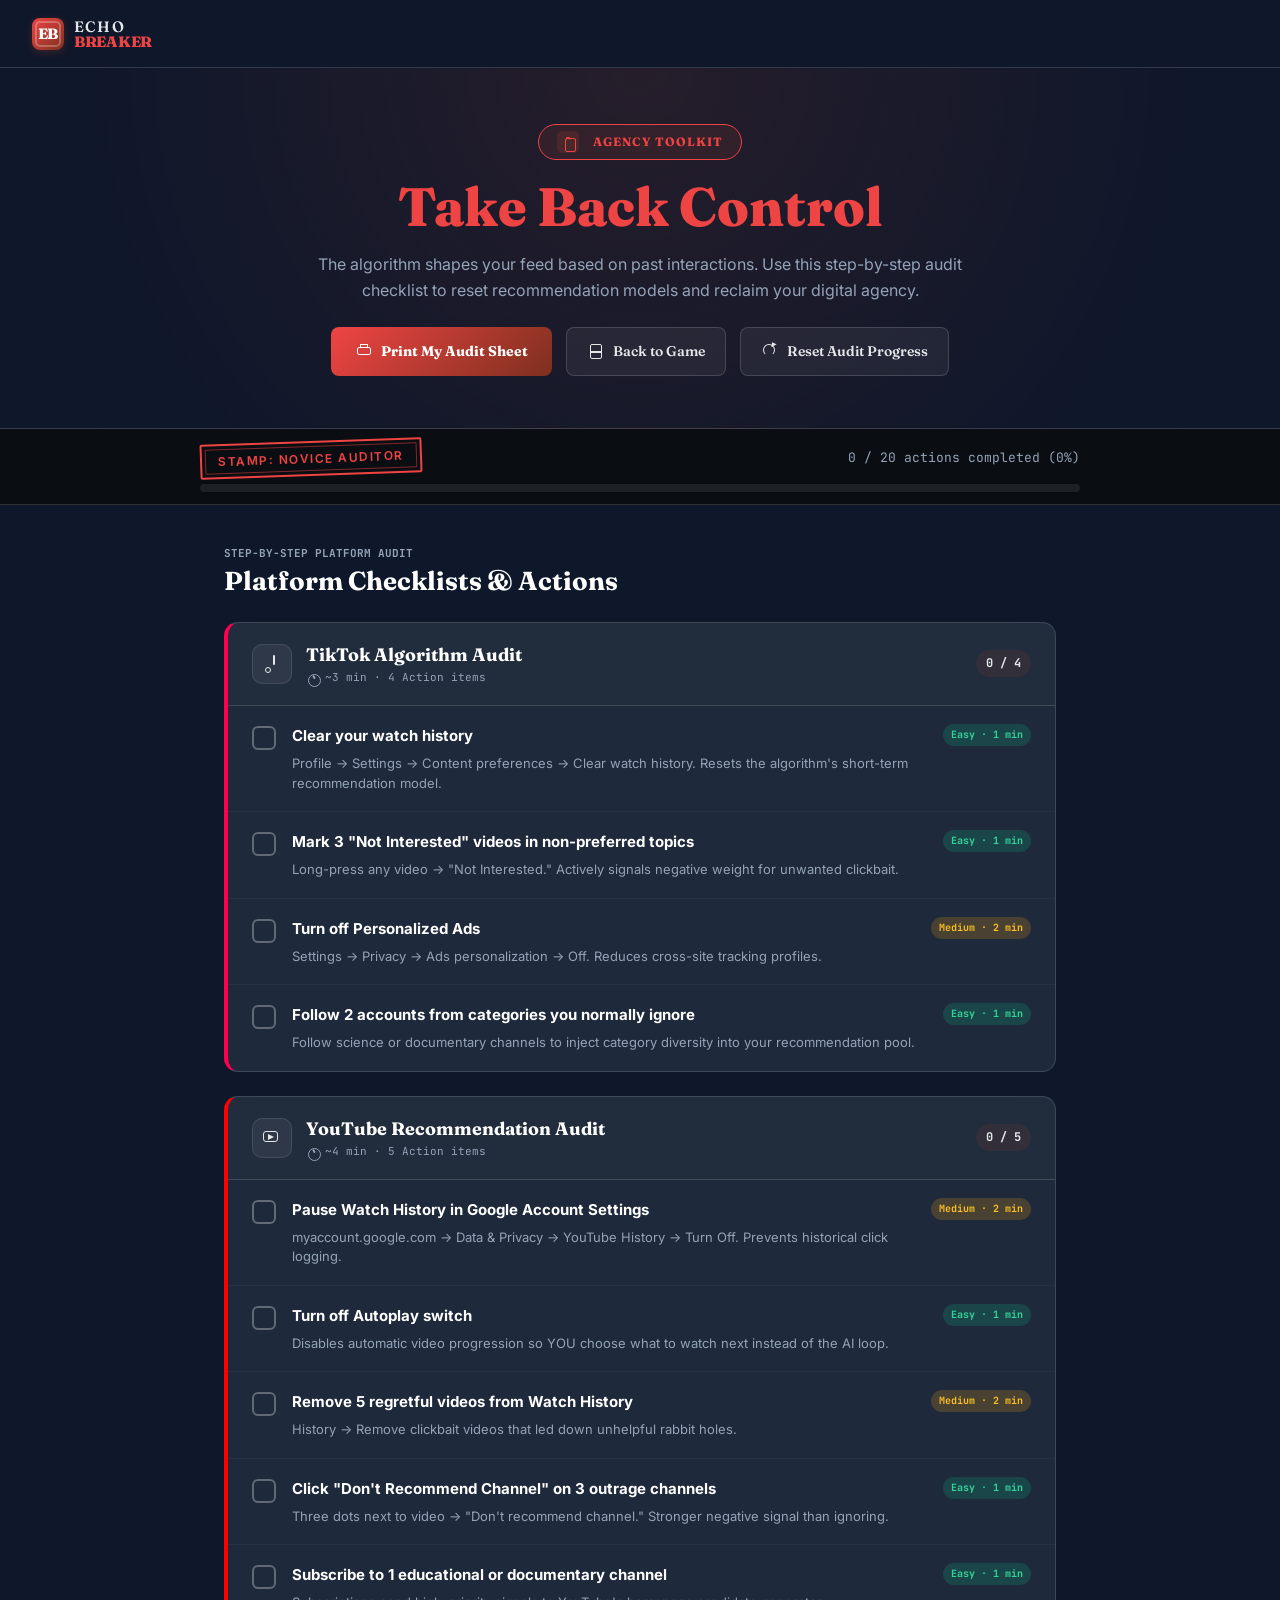
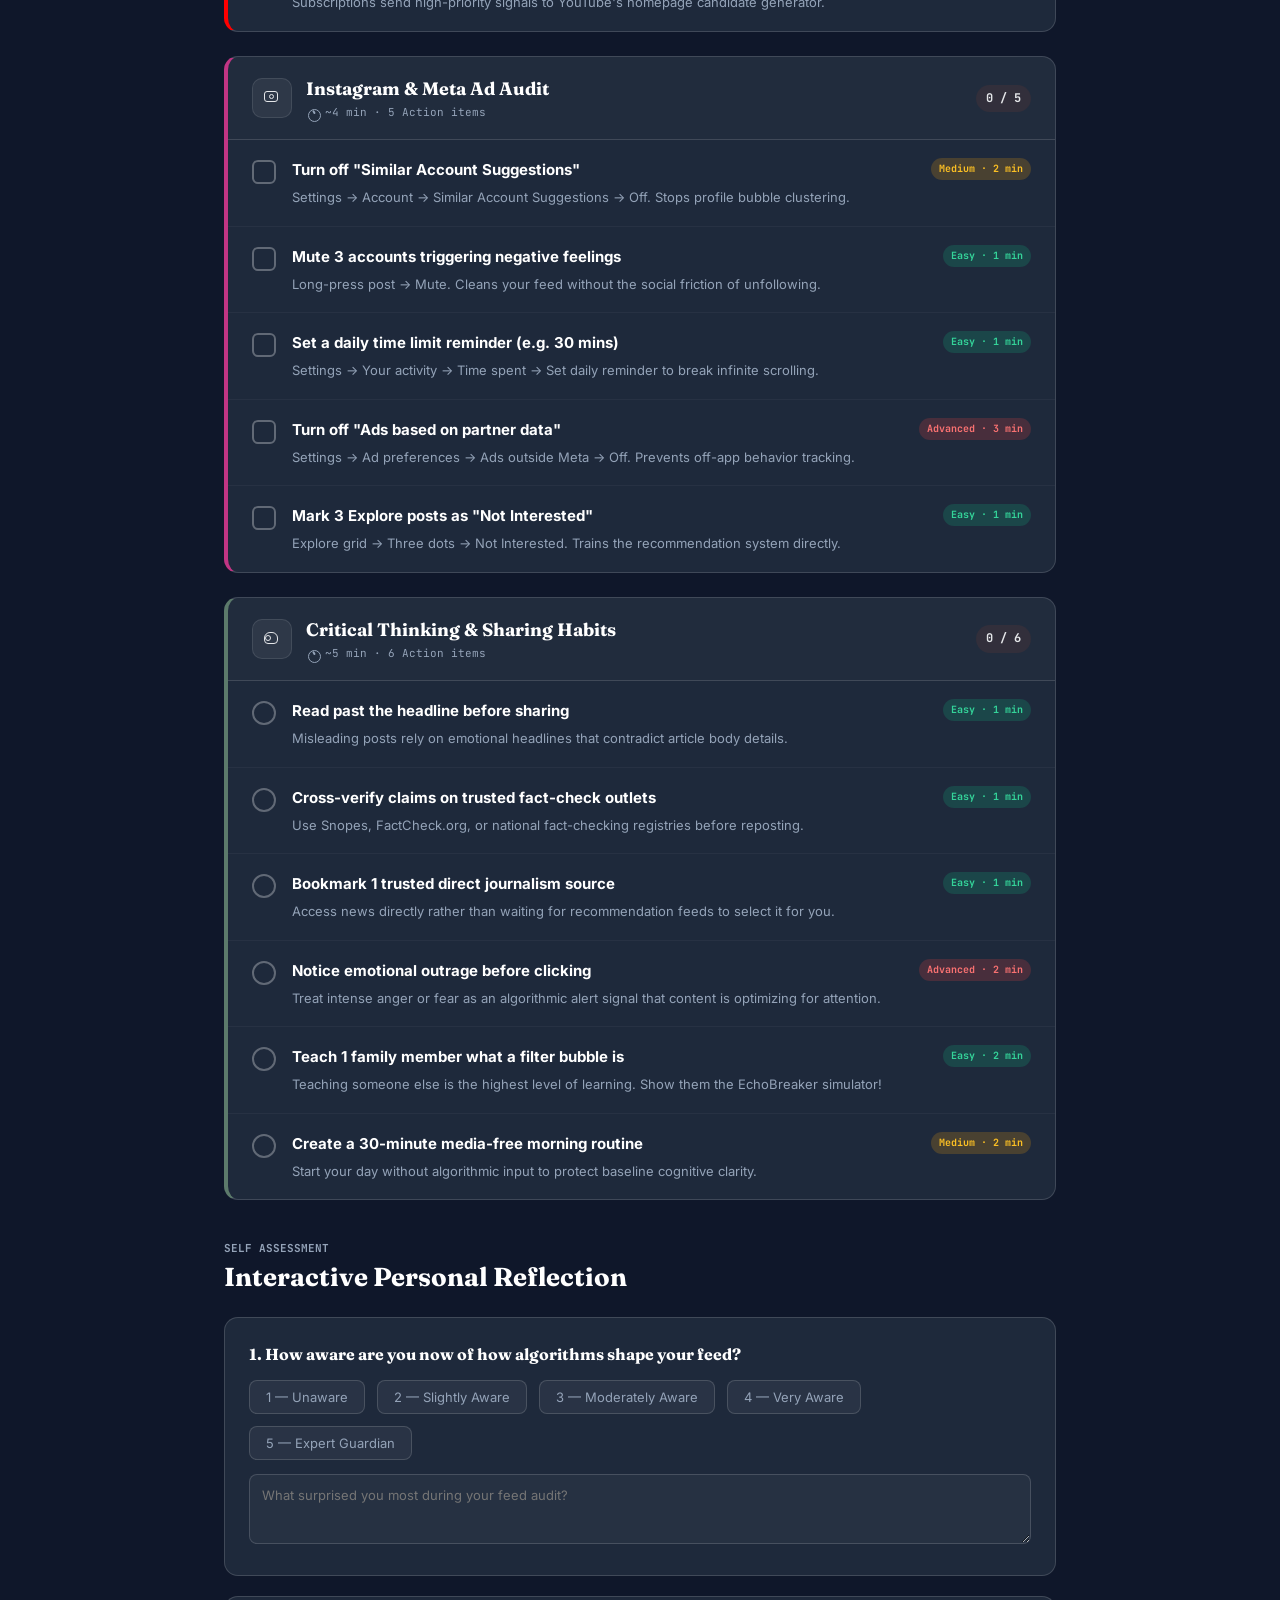
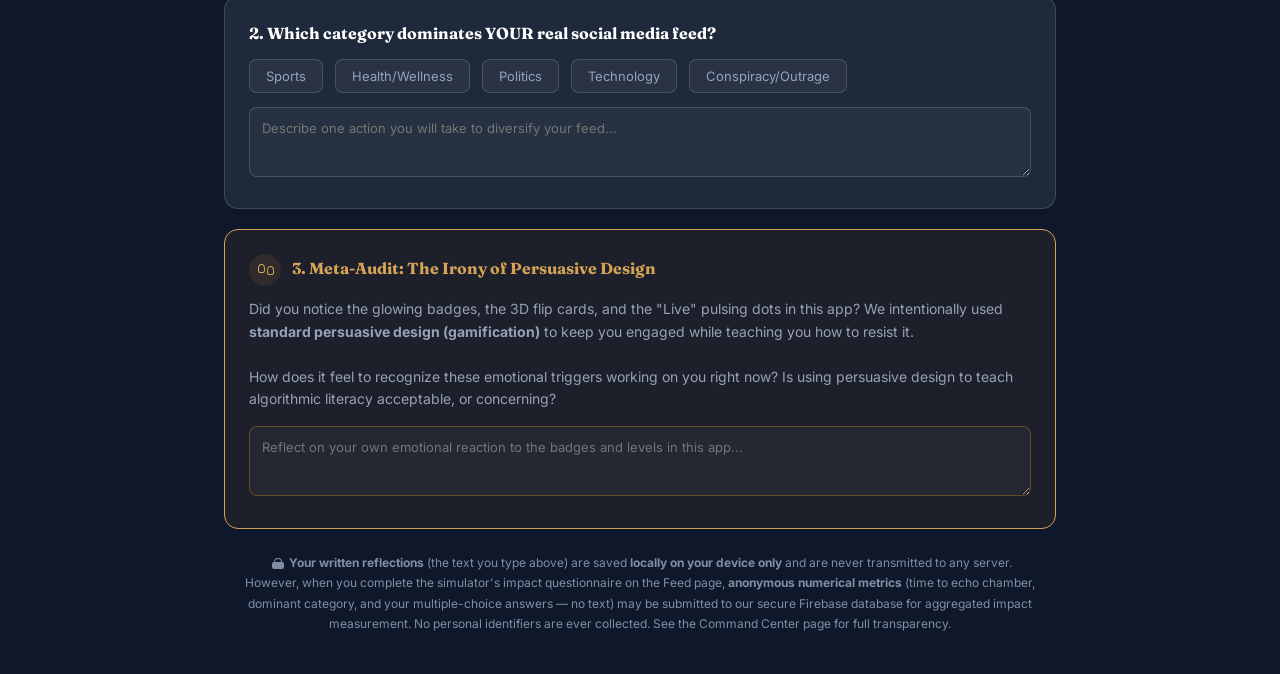
<file: toolkit.html>
<!DOCTYPE html>
<html lang="en">
<head>
    <meta charset="UTF-8">
    <meta name="viewport" content="width=device-width, initial-scale=1.0">
    <title>Agency Toolkit — Take Back Control | EchoBreaker</title>
    <meta name="description" content="A practical, gamified guide to auditing your own social media algorithms and reclaiming your digital agency.">

    <link rel="preconnect" href="https://fonts.googleapis.com">
    <link rel="preconnect" href="https://fonts.gstatic.com" crossorigin>
    <link href="https://fonts.googleapis.com/css2?family=Fraunces:opsz,wght@9..144,400;9..144,500;9..144,600&family=Inter:wght@400;500;600&family=JetBrains+Mono:wght@400;500;700&display=swap" rel="stylesheet">
    <!-- NOTE: Update ?v=XX query param when modifying shared js/css files -->
    <link rel="stylesheet" href="css/styles.css?v=100">
    <script src="js/i18n.js?v=100"></script>

    <style>
        /* ─── ENHANCED DARK THEME (HIGH CONTRAST) FOR TOOLKIT ─────────────── */
        body { 
            /* Redefining variables for better readability on dark mode */
            --news-accent: #EF4444;       /* Bright Red */
            --news-gold: #D4A356;         /* Warm Gold (dark-theme enhanced) */
            --machine-text-dim: #94A3B8;  /* Lighter grey */
            --machine-bg: #0F172A;        /* Deep slate background */
            --machine-surface: #1E293B;   /* Slate surface */
            --machine-border: rgba(255,255,255,0.15);
            
            background: var(--machine-bg); 
            color: var(--machine-text); 
        }

        /* ─── Hero Section ────────────────────────────────────────── */
        .toolkit-hero {
            text-align: center;
            padding: 56px 24px 36px;
            background: radial-gradient(circle at top center, rgba(168, 65, 46, 0.15) 0%, var(--machine-bg) 75%);
            border-bottom: 1px solid var(--machine-border);
        }

        .toolkit-badge {
            display: inline-flex;
            align-items: center;
            gap: 8px;
            background: rgba(168, 65, 46, 0.12);
            border: 1px solid var(--news-accent);
            color: var(--news-accent);
            border-radius: 999px;
            padding: 6px 18px;
            font-family: 'Fraunces', sans-serif;
            font-size: 12px;
            font-weight: 700;
            letter-spacing: 1px;
            text-transform: uppercase;
            margin-bottom: 16px;
        }

        .toolkit-hero-title {
            font-family: 'Fraunces', sans-serif;
            font-size: clamp(32px, 5vw, 54px);
            font-weight: 800;
            line-height: 1.15;
            margin: 0 auto 14px;
            color: var(--news-accent);
        }

        .toolkit-hero-sub {
            font-size: 16px;
            color: var(--machine-text-dim);
            max-width: 660px;
            margin: 0 auto 24px;
            line-height: 1.6;
        }

        .toolkit-actions {
            display: flex;
            gap: 14px;
            justify-content: center;
            flex-wrap: wrap;
            margin-bottom: 16px;
        }

        .btn-action {
            background: linear-gradient(135deg, var(--news-accent), #7E301E);
            color: white;
            border: none;
            border-radius: 8px;
            padding: 12px 24px;
            font-family: 'Fraunces', sans-serif;
            font-size: 14px;
            font-weight: 700;
            cursor: pointer;
            text-decoration: none;
            display: inline-flex;
            align-items: center;
            gap: 8px;
            transition: transform 0.2s;
        }

        .btn-action:hover { transform: translateY(-2px); }

        .btn-secondary {
            background: rgba(255,255,255,0.06);
            border: 1px solid var(--machine-border);
            color: var(--machine-text);
            border-radius: 8px;
            padding: 12px 20px;
            font-family: 'Fraunces', sans-serif;
            font-size: 14px;
            font-weight: 600;
            cursor: pointer;
            text-decoration: none;
            display: inline-flex;
            align-items: center;
            gap: 8px;
        }

        /* ─── STICKY GAMIFIED PROGRESS BAR ───────────────────────── */
        .sticky-progress-container {
            position: sticky;
            top: 0;
            z-index: 100;
            background: rgba(11, 13, 16, 0.95);
            backdrop-filter: blur(12px);
            border-bottom: 1px solid var(--machine-border);
            padding: 12px 24px;
        }

        .progress-wrapper {
            max-width: 880px;
            margin: 0 auto;
        }

        .progress-header {
            display: flex;
            justify-content: space-between;
            align-items: center;
            margin-bottom: 8px;
        }

        .progress-level-badge {
            font-family: 'Fraunces', sans-serif;
            font-size: 13px;
            font-weight: 700;
            color: var(--machine-text);
            display: flex;
            align-items: center;
            gap: 6px;
        }

        .progress-counter-text {
            font-family: 'JetBrains Mono', monospace;
            font-size: 13px;
            color: var(--machine-text-dim);
        }

        .progress-track-bg {
            background: rgba(255,255,255,0.08);
            border-radius: 999px;
            height: 8px;
            overflow: hidden;
        }

        .progress-track-fill {
            height: 100%;
            background: linear-gradient(90deg, var(--news-accent), var(--news-ok));
            border-radius: 999px;
            transition: width 0.4s cubic-bezier(0.4, 0, 0.2, 1);
            width: 0%;
        }

        /* ─── MAIN CONTAINER & ACCORDION PLATFORMS ──────────────── */
        .toolkit-container {
            max-width: 880px;
            margin: 0 auto;
            padding: 40px 24px;
        }

        .platform-accordion-box {
            background: var(--machine-surface);
            border: 1px solid var(--machine-border);
            border-radius: 14px;
            overflow: hidden;
            margin-bottom: 24px;
            transition: border-color 0.2s;
        }

        .platform-accordion-box[data-platform="tiktok"] { border-left: 4px solid #FF0050; }
        .platform-accordion-box[data-platform="youtube"] { border-left: 4px solid #FF0000; }
        .platform-accordion-box[data-platform="instagram"] { border-left: 4px solid #C13584; }
        .platform-accordion-box[data-platform="habits"] { border-left: 4px solid var(--news-ok); }

        .platform-header-row {
            padding: 18px 24px;
            display: flex;
            align-items: center;
            justify-content: space-between;
            cursor: pointer;
            user-select: none;
            background: rgba(255,255,255,0.01);
        }

        .platform-header-left {
            display: flex;
            align-items: center;
            gap: 14px;
        }

        .platform-icon-circle {
            width: 40px;
            height: 40px;
            border-radius: 10px;
            display: flex;
            align-items: center;
            justify-content: center;
            font-size: 20px;
            background: rgba(255,255,255,0.06);
        }

        .platform-title-text {
            font-family: 'Fraunces', sans-serif;
            font-size: 18px;
            font-weight: 700;
            color: white;
        }

        .platform-time-pill {
            font-size: 11px;
            color: var(--machine-text-dim);
            font-family: 'JetBrains Mono', monospace;
        }

        .platform-progress-badge {
            font-family: 'JetBrains Mono', monospace;
            font-size: 12px;
            font-weight: 700;
            color: var(--machine-text);
            background: rgba(168, 65, 46, 0.12);
            padding: 4px 10px;
            border-radius: 999px;
        }

        /* Checklist Items */
        .checklist-group {
            border-top: 1px solid var(--machine-border);
        }

        .checklist-row {
            padding: 18px 24px;
            display: flex;
            align-items: flex-start;
            gap: 16px;
            border-bottom: 1px solid rgba(255,255,255,0.04);
            cursor: pointer;
            transition: background 0.15s, transform 0.15s;
        }

        .checklist-row:last-child { border-bottom: none; }
        .checklist-row:hover { background: rgba(255,255,255,0.03); }

        .checklist-row.checked {
            background: rgba(16, 185, 129, 0.08);
        }

        .checkbox-box {
            width: 24px;
            height: 24px;
            border: 2px solid rgba(255,255,255,0.3);
            border-radius: 6px;
            flex-shrink: 0;
            margin-top: 2px;
            display: flex;
            align-items: center;
            justify-content: center;
            font-weight: 800;
            font-size: 14px;
            transition: all 0.2s;
        }
        
        /* Differentiate "Habits/Principles" (round) from "One-time Actions" (square) */
        .platform-accordion-box[data-platform="habits"] .checkbox-box {
            border-radius: 50%;
        }

        .checklist-row.checked .checkbox-box {
            background: var(--news-ok);
            border-color: var(--news-ok);
            color: white;
        }

        .checklist-details {
            flex: 1;
        }

        .checklist-action-title {
            font-weight: 700;
            font-size: 15px;
            color: white;
            margin-bottom: 4px;
        }

        .checklist-row.checked .checklist-action-title {
            text-decoration: line-through;
            color: var(--machine-text-dim);
        }

        .why-drawer {
            margin-top: 6px;
            font-size: 13px;
            color: var(--machine-text-dim);
            line-height: 1.5;
        }

        .difficulty-chip {
            font-family: 'JetBrains Mono', monospace;
            font-size: 10px;
            font-weight: 700;
            padding: 3px 8px;
            border-radius: 999px;
            flex-shrink: 0;
        }

        .diff-easy { background: rgba(16, 185, 129, 0.2); color: #34D399; }
        .diff-medium { background: rgba(245, 158, 11, 0.2); color: #FBBF24; }
        .diff-hard { background: rgba(239, 68, 68, 0.2); color: #F87171; }

        /* ─── INTERACTIVE REFLECTION & EMOJI SCALES ──────────────── */
        .reflection-card-box {
            background: var(--machine-surface);
            border: 1px solid var(--machine-border);
            border-radius: 14px;
            padding: 24px;
            margin-bottom: 20px;
        }

        .reflection-question-text {
            font-family: 'Fraunces', sans-serif;
            font-size: 16px;
            font-weight: 700;
            color: white;
            margin-bottom: 12px;
        }

        .emoji-scale-row {
            display: flex;
            gap: 12px;
            margin-bottom: 14px;
            flex-wrap: wrap;
        }

        .emoji-btn {
            background: rgba(255,255,255,0.05);
            border: 1px solid var(--machine-border);
            color: var(--machine-text-dim);
            border-radius: 8px;
            padding: 8px 16px;
            font-size: 13px;
            cursor: pointer;
            transition: all 0.2s;
        }

        .emoji-btn:hover, .emoji-btn.active {
            background: rgba(168, 65, 46, 0.15);
            border-color: var(--news-accent);
            color: var(--machine-text);
        }

        .reflection-notes-input {
            width: 100%;
            min-height: 70px;
            background: rgba(255,255,255,0.04);
            border: 1px solid var(--machine-border);
            border-radius: 8px;
            color: white;
            font-family: 'Inter', sans-serif;
            font-size: 13px;
            padding: 12px;
            box-sizing: border-box;
            resize: vertical;
        }

        .reflection-notes-input:focus {
            outline: none;
            border-color: var(--news-accent);
        }

        /* ─── COMPLETION MODAL / REWARD BANNER ───────────────────── */
        .completion-reward-box {
            display: none;
            background: linear-gradient(135deg, rgba(16, 185, 129, 0.2), rgba(239, 68, 68, 0.18));
            border: 2px solid var(--news-ok);
            border-radius: 16px;
            padding: 32px;
            text-align: center;
            margin-bottom: 40px;
            box-shadow: 0 12px 36px rgba(0,0,0,0.5);
        }

        .completion-reward-box.visible { display: block; }

        /* Toolkit header/nav dark overrides */
        header.app-header { background: var(--machine-bg) !important; border-bottom-color: var(--machine-border) !important; }
        .app-header .logo-echo { color: var(--machine-text) !important; }
        .app-header .logo-bar { display: none; }
        .app-header .logo-breaker { color: var(--news-accent) !important; }
        .app-header .btn-curtain { border-color: var(--machine-border) !important; color: var(--machine-text) !important; background: rgba(255,255,255,0.04) !important; }
        .app-header .btn-curtain:hover { border-color: var(--news-accent) !important; color: var(--news-accent) !important; }
        .bottom-nav { background: var(--machine-bg) !important; border-top-color: var(--machine-border) !important; }
        .bottom-nav .nav-item { color: var(--machine-text-dim) !important; }
        .bottom-nav .nav-item:hover { color: var(--news-accent) !important; }

        /* ─── RTL (ARABIC) SUPPORT FOR TOOLKIT ─────────────── */
        body.rtl-mode {
            text-align: right;
            direction: rtl;
            font-family: 'Inter', system-ui, sans-serif; /* Fallback for Arabic */
        }
        
        /* Keep Hero section centered in Arabic */
        body.rtl-mode .toolkit-hero {
            text-align: center;
        }

        body.rtl-mode .platform-accordion-box[data-platform="tiktok"] { border-left: none; border-right: 4px solid #FF0050; }
        body.rtl-mode .platform-accordion-box[data-platform="youtube"] { border-left: none; border-right: 4px solid #FF0000; }
        body.rtl-mode .platform-accordion-box[data-platform="instagram"] { border-left: none; border-right: 4px solid #C13584; }
        body.rtl-mode .platform-accordion-box[data-platform="habits"] { border-left: none; border-right: 4px solid var(--news-ok); }
        
        body.rtl-mode .checklist-details,
        body.rtl-mode .why-drawer,
        body.rtl-mode .reflection-question-text {
            text-align: right;
        }

        /* Fix badge spacing and size for Arabic (letter-spacing breaks Arabic joined text) */
        body.rtl-mode .toolkit-badge,
        body.rtl-mode .progress-level-badge,
        body.rtl-mode .audit-stamp {
            letter-spacing: normal;
            font-size: 14px;
            font-family: 'Inter', system-ui, sans-serif;
        }
    </style>
</head>
<body>
    <!-- ===== PERFECT PRELOADER OVERLAY ===== -->
    <div id="eb-preloader" class="eb-preloader-overlay" aria-hidden="true">
        <div class="preloader-content">
            <div class="preloader-logo-ring">
                <div class="preloader-logo-mark"></div>
            </div>
            <div class="preloader-title">
                <span class="logo-echo">ECHO</span><span class="logo-breaker">BREAKER</span>
            </div>
            <div class="preloader-subtitle">See the Algorithm. Break the Echo.</div>
            <div class="preloader-progress-track">
                <div class="preloader-progress-fill"></div>
            </div>
            <div class="preloader-status">LOADING AGENCY TOOLKIT...</div>
        </div>
    </div>

    <!-- APP HEADER -->
    <header class="app-header">
        <div class="header-left">
            <h1 class="logo">
                <div class="logo-mark" aria-hidden="true"></div>
                <div class="logo-text-group">
                    <span class="logo-echo">ECHO</span>
                    <span class="logo-breaker">BREAKER</span>
                </div>
            </h1>
        </div>
        <div class="header-right">
            <!-- Header right actions if any, or leave empty if handled by bottom nav -->
        </div>
    </header>

    <!-- HERO SECTION -->
    <section class="toolkit-hero">
        <div class="toolkit-badge"><span class="toolkit-badge-icon"><span class="eb-icon eb-icon-toolkit"></span></span><span data-i18n="toolkit_badge">Agency Toolkit</span></div>
        <h1 class="toolkit-hero-title" data-i18n="toolkit_hero_title">Take Back Control</h1>
        <p class="toolkit-hero-sub" data-i18n="toolkit_hero_sub">
            The algorithm shapes your feed based on past interactions. Use this step-by-step audit checklist to reset recommendation models and reclaim your digital agency.
        </p>
        <div class="toolkit-actions">
            <button class="btn-action" onclick="window.print()"><span class="eb-icon eb-icon-print"></span> <span data-i18n="btn_print_audit">Print My Audit Sheet</span></button>
            <a href="game.html" class="btn-secondary"><span class="eb-icon eb-icon-game"></span> <span data-i18n="btn_back_game">Back to Game</span></a>
            <button class="btn-secondary" onclick="resetProgress()"><span class="eb-icon eb-icon-refresh"></span> <span data-i18n="btn_reset_audit">Reset Audit Progress</span></button>
        </div>
    </section>

    <!-- STICKY GAMIFIED PROGRESS BAR -->
    <div class="sticky-progress-container">
        <div class="progress-wrapper">
            <div class="progress-header">
                <div class="progress-level-badge" id="level-badge">
                    <span class="level-seedling-icon"><span class="eb-icon eb-icon-seedling"></span></span><span>Novice Auditor</span>
                </div>
                <div class="progress-counter-text">
                    <span id="completed-count">0</span> / 20 <span data-i18n="actions_completed_label">actions completed</span> (<span id="percentage-text">0%</span>)
                </div>
            </div>
            <div class="progress-track-bg">
                <div class="progress-track-fill" id="progress-fill"></div>
            </div>
        </div>
    </div>

    <!-- MAIN CONTENT CONTAINER -->
    <div class="toolkit-container">

        <!-- COMPLETION REWARD BANNER -->
        <div class="completion-reward-box" id="completion-banner">
            <div class="completion-trophy-icon"><span class="eb-icon eb-icon-trophy"></span></div>
            <h2 style="font-family: 'Fraunces', sans-serif; font-size: 24px; font-weight: 700; color: white; margin-bottom: 8px;" data-i18n="reward_title">Audit Completed! You are a Certified Master Algorithm Ambassador</h2>
            <p style="font-size: 14px; color: var(--machine-text-dim); margin-bottom: 20px; max-width: 600px; margin-left: auto; margin-right: auto;" data-i18n="reward_sub">
                You have completed all 20 audit actions across TikTok, YouTube, Instagram, and daily habits. Your information environment is now intentionally curated.
            </p>
            <div style="display: flex; gap: 12px; justify-content: center; flex-wrap: wrap;">
                <button class="btn-action" onclick="printCertificate()"><span class="eb-icon eb-icon-document"></span> <span data-i18n="btn_print_cert">Print Official Certificate</span></button>
                <a href="dashboard.html" class="btn-secondary"><span class="eb-icon eb-icon-dashboard"></span> <span data-i18n="btn_view_telemetry">View Global Telemetry</span></a>
            </div>
        </div>

        <div class="section-header" style="margin-bottom: 24px;">
            <div style="font-family: 'JetBrains Mono', monospace; font-size: 11px; color: var(--machine-text-dim); font-weight: 700; text-transform: uppercase;" data-i18n="section_platform_audit">Step-by-Step Platform Audit</div>
            <h2 style="font-family: 'Fraunces', sans-serif; font-size: 26px; font-weight: 700; color: white; margin: 4px 0 0;" data-i18n="section_platform_actions">Platform Checklists & Actions</h2>
        </div>

        <!-- 1. TIKTOK BLOCK -->
        <div class="platform-accordion-box" data-platform="tiktok">
            <div class="platform-header-row">
                <div class="platform-header-left">
                    <div class="platform-icon-circle"><span class="eb-icon eb-icon-music"></span></div>
                    <div>
                        <div class="platform-title-text" data-i18n="platform_tiktok_title">TikTok Algorithm Audit</div>
                        <div class="platform-time-pill"><span class="eb-icon eb-icon-clock"></span> <span data-i18n="platform_tiktok_time">~3 min · 4 Action items</span></div>
                    </div>
                </div>
                <div class="platform-progress-badge" id="badge-tiktok">0 / 4</div>
            </div>
            <div class="checklist-group">
                <div class="checklist-row" id="item-tt-1" onclick="toggleItem('tt-1', 'tiktok')">
                    <div class="checkbox-box"></div>
                    <div class="checklist-details">
                        <div class="checklist-action-title" data-i18n="tt1_title">Clear your watch history</div>
                        <div class="why-drawer" data-i18n="tt1_desc">Profile → Settings → Content preferences → Clear watch history. Resets the algorithm's short-term recommendation model.</div>
                    </div>
                    <span class="difficulty-chip diff-easy" data-i18n="diff_easy_1m">Easy · 1 min</span>
                </div>

                <div class="checklist-row" id="item-tt-2" onclick="toggleItem('tt-2', 'tiktok')">
                    <div class="checkbox-box"></div>
                    <div class="checklist-details">
                        <div class="checklist-action-title" data-i18n="tt2_title">Mark 3 "Not Interested" videos in non-preferred topics</div>
                        <div class="why-drawer" data-i18n="tt2_desc">Long-press any video → "Not Interested." Actively signals negative weight for unwanted clickbait.</div>
                    </div>
                    <span class="difficulty-chip diff-easy" data-i18n="diff_easy_1m">Easy · 1 min</span>
                </div>

                <div class="checklist-row" id="item-tt-3" onclick="toggleItem('tt-3', 'tiktok')">
                    <div class="checkbox-box"></div>
                    <div class="checklist-details">
                        <div class="checklist-action-title" data-i18n="tt3_title">Turn off Personalized Ads</div>
                        <div class="why-drawer" data-i18n="tt3_desc">Settings → Privacy → Ads personalization → Off. Reduces cross-site tracking profiles.</div>
                    </div>
                    <span class="difficulty-chip diff-medium" data-i18n="diff_medium_2m">Medium · 2 min</span>
                </div>

                <div class="checklist-row" id="item-tt-4" onclick="toggleItem('tt-4', 'tiktok')">
                    <div class="checkbox-box"></div>
                    <div class="checklist-details">
                        <div class="checklist-action-title" data-i18n="tt4_title">Follow 2 accounts from categories you normally ignore</div>
                        <div class="why-drawer" data-i18n="tt4_desc">Follow science or documentary channels to inject category diversity into your recommendation pool.</div>
                    </div>
                    <span class="difficulty-chip diff-easy" data-i18n="diff_easy_1m">Easy · 1 min</span>
                </div>
            </div>
        </div>

        <!-- 2. YOUTUBE BLOCK -->
        <div class="platform-accordion-box" data-platform="youtube">
            <div class="platform-header-row">
                <div class="platform-header-left">
                    <div class="platform-icon-circle"><span class="eb-icon eb-icon-youtube"></span></div>
                    <div>
                        <div class="platform-title-text" data-i18n="platform_youtube_title">YouTube Recommendation Audit</div>
                        <div class="platform-time-pill"><span class="eb-icon eb-icon-clock"></span> <span data-i18n="platform_youtube_time">~4 min · 5 Action items</span></div>
                    </div>
                </div>
                <div class="platform-progress-badge" id="badge-youtube">0 / 5</div>
            </div>
            <div class="checklist-group">
                <div class="checklist-row" id="item-yt-1" onclick="toggleItem('yt-1', 'youtube')">
                    <div class="checkbox-box"></div>
                    <div class="checklist-details">
                        <div class="checklist-action-title" data-i18n="yt1_title">Pause Watch History in Google Account Settings</div>
                        <div class="why-drawer" data-i18n="yt1_desc">myaccount.google.com → Data & Privacy → YouTube History → Turn Off. Prevents historical click logging.</div>
                    </div>
                    <span class="difficulty-chip diff-medium" data-i18n="diff_medium_2m">Medium · 2 min</span>
                </div>

                <div class="checklist-row" id="item-yt-2" onclick="toggleItem('yt-2', 'youtube')">
                    <div class="checkbox-box"></div>
                    <div class="checklist-details">
                        <div class="checklist-action-title" data-i18n="yt2_title">Turn off Autoplay switch</div>
                        <div class="why-drawer" data-i18n="yt2_desc">Disables automatic video progression so YOU choose what to watch next instead of the AI loop.</div>
                    </div>
                    <span class="difficulty-chip diff-easy" data-i18n="diff_easy_1m">Easy · 1 min</span>
                </div>

                <div class="checklist-row" id="item-yt-3" onclick="toggleItem('yt-3', 'youtube')">
                    <div class="checkbox-box"></div>
                    <div class="checklist-details">
                        <div class="checklist-action-title" data-i18n="yt3_title">Remove 5 regretful videos from Watch History</div>
                        <div class="why-drawer" data-i18n="yt3_desc">History → Remove clickbait videos that led down unhelpful rabbit holes.</div>
                    </div>
                    <span class="difficulty-chip diff-medium" data-i18n="diff_medium_2m">Medium · 2 min</span>
                </div>

                <div class="checklist-row" id="item-yt-4" onclick="toggleItem('yt-4', 'youtube')">
                    <div class="checkbox-box"></div>
                    <div class="checklist-details">
                        <div class="checklist-action-title" data-i18n="yt4_title">Click "Don't Recommend Channel" on 3 outrage channels</div>
                        <div class="why-drawer" data-i18n="yt4_desc">Three dots next to video → "Don't recommend channel." Stronger negative signal than ignoring.</div>
                    </div>
                    <span class="difficulty-chip diff-easy" data-i18n="diff_easy_1m">Easy · 1 min</span>
                </div>

                <div class="checklist-row" id="item-yt-5" onclick="toggleItem('yt-5', 'youtube')">
                    <div class="checkbox-box"></div>
                    <div class="checklist-details">
                        <div class="checklist-action-title" data-i18n="yt5_title">Subscribe to 1 educational or documentary channel</div>
                        <div class="why-drawer" data-i18n="yt5_desc">Subscriptions send high-priority signals to YouTube's homepage candidate generator.</div>
                    </div>
                    <span class="difficulty-chip diff-easy" data-i18n="diff_easy_1m">Easy · 1 min</span>
                </div>
            </div>
        </div>

        <!-- 3. INSTAGRAM BLOCK -->
        <div class="platform-accordion-box" data-platform="instagram">
            <div class="platform-header-row">
                <div class="platform-header-left">
                    <div class="platform-icon-circle"><span class="eb-icon eb-icon-camera"></span></div>
                    <div>
                        <div class="platform-title-text" data-i18n="platform_instagram_title">Instagram & Meta Ad Audit</div>
                        <div class="platform-time-pill"><span class="eb-icon eb-icon-clock"></span> <span data-i18n="platform_instagram_time">~4 min · 5 Action items</span></div>
                    </div>
                </div>
                <div class="platform-progress-badge" id="badge-instagram">0 / 5</div>
            </div>
            <div class="checklist-group">
                <div class="checklist-row" id="item-ig-1" onclick="toggleItem('ig-1', 'instagram')">
                    <div class="checkbox-box"></div>
                    <div class="checklist-details">
                        <div class="checklist-action-title" data-i18n="ig1_title">Turn off "Similar Account Suggestions"</div>
                        <div class="why-drawer" data-i18n="ig1_desc">Settings → Account → Similar Account Suggestions → Off. Stops profile bubble clustering.</div>
                    </div>
                    <span class="difficulty-chip diff-medium" data-i18n="diff_medium_2m">Medium · 2 min</span>
                </div>

                <div class="checklist-row" id="item-ig-2" onclick="toggleItem('ig-2', 'instagram')">
                    <div class="checkbox-box"></div>
                    <div class="checklist-details">
                        <div class="checklist-action-title" data-i18n="ig2_title">Mute 3 accounts triggering negative feelings</div>
                        <div class="why-drawer" data-i18n="ig2_desc">Long-press post → Mute. Cleans your feed without the social friction of unfollowing.</div>
                    </div>
                    <span class="difficulty-chip diff-easy" data-i18n="diff_easy_1m">Easy · 1 min</span>
                </div>

                <div class="checklist-row" id="item-ig-3" onclick="toggleItem('ig-3', 'instagram')">
                    <div class="checkbox-box"></div>
                    <div class="checklist-details">
                        <div class="checklist-action-title" data-i18n="ig3_title">Set a daily time limit reminder (e.g. 30 mins)</div>
                        <div class="why-drawer" data-i18n="ig3_desc">Settings → Your activity → Time spent → Set daily reminder to break infinite scrolling.</div>
                    </div>
                    <span class="difficulty-chip diff-easy" data-i18n="diff_easy_1m">Easy · 1 min</span>
                </div>

                <div class="checklist-row" id="item-ig-4" onclick="toggleItem('ig-4', 'instagram')">
                    <div class="checkbox-box"></div>
                    <div class="checklist-details">
                        <div class="checklist-action-title" data-i18n="ig4_title">Turn off "Ads based on partner data"</div>
                        <div class="why-drawer" data-i18n="ig4_desc">Settings → Ad preferences → Ads outside Meta → Off. Prevents off-app behavior tracking.</div>
                    </div>
                    <span class="difficulty-chip diff-hard" data-i18n="diff_hard_3m">Advanced · 3 min</span>
                </div>

                <div class="checklist-row" id="item-ig-5" onclick="toggleItem('ig-5', 'instagram')">
                    <div class="checkbox-box"></div>
                    <div class="checklist-details">
                        <div class="checklist-action-title" data-i18n="ig5_title">Mark 3 Explore posts as "Not Interested"</div>
                        <div class="why-drawer" data-i18n="ig5_desc">Explore grid → Three dots → Not Interested. Trains the recommendation system directly.</div>
                    </div>
                    <span class="difficulty-chip diff-easy" data-i18n="diff_easy_1m">Easy · 1 min</span>
                </div>
            </div>
        </div>

        <!-- 4. CRITICAL THINKING HABITS -->
        <div class="platform-accordion-box" data-platform="habits">
            <div class="platform-header-row">
                <div class="platform-header-left">
                    <div class="platform-icon-circle"><span class="eb-icon eb-icon-brain"></span></div>
                    <div>
                        <div class="platform-title-text" data-i18n="platform_habits_title">Critical Thinking & Sharing Habits</div>
                        <div class="platform-time-pill"><span class="eb-icon eb-icon-clock"></span> <span data-i18n="platform_habits_time">~5 min · 6 Action items</span></div>
                    </div>
                </div>
                <div class="platform-progress-badge" id="badge-habits">0 / 6</div>
            </div>
            <div class="checklist-group">
                <div class="checklist-row" id="item-hb-1" onclick="toggleItem('hb-1', 'habits')">
                    <div class="checkbox-box"></div>
                    <div class="checklist-details">
                        <div class="checklist-action-title" data-i18n="hb1_title">Read past the headline before sharing</div>
                        <div class="why-drawer" data-i18n="hb1_desc">Misleading posts rely on emotional headlines that contradict article body details.</div>
                    </div>
                    <span class="difficulty-chip diff-easy" data-i18n="diff_easy_1m">Easy · 1 min</span>
                </div>

                <div class="checklist-row" id="item-hb-2" onclick="toggleItem('hb-2', 'habits')">
                    <div class="checkbox-box"></div>
                    <div class="checklist-details">
                        <div class="checklist-action-title" data-i18n="hb2_title">Cross-verify claims on trusted fact-check outlets</div>
                        <div class="why-drawer" data-i18n="hb2_desc">Use Snopes, FactCheck.org, or national fact-checking registries before reposting.</div>
                    </div>
                    <span class="difficulty-chip diff-easy" data-i18n="diff_easy_1m">Easy · 1 min</span>
                </div>

                <div class="checklist-row" id="item-hb-3" onclick="toggleItem('hb-3', 'habits')">
                    <div class="checkbox-box"></div>
                    <div class="checklist-details">
                        <div class="checklist-action-title" data-i18n="hb3_title">Bookmark 1 trusted direct journalism source</div>
                        <div class="why-drawer" data-i18n="hb3_desc">Access news directly rather than waiting for recommendation feeds to select it for you.</div>
                    </div>
                    <span class="difficulty-chip diff-easy" data-i18n="diff_easy_1m">Easy · 1 min</span>
                </div>

                <div class="checklist-row" id="item-hb-4" onclick="toggleItem('hb-4', 'habits')">
                    <div class="checkbox-box"></div>
                    <div class="checklist-details">
                        <div class="checklist-action-title" data-i18n="hb4_title">Notice emotional outrage before clicking</div>
                        <div class="why-drawer" data-i18n="hb4_desc">Treat intense anger or fear as an algorithmic alert signal that content is optimizing for attention.</div>
                    </div>
                    <span class="difficulty-chip diff-hard" data-i18n="diff_hard_2m">Advanced · 2 min</span>
                </div>

                <div class="checklist-row" id="item-hb-5" onclick="toggleItem('hb-5', 'habits')">
                    <div class="checkbox-box"></div>
                    <div class="checklist-details">
                        <div class="checklist-action-title" data-i18n="hb5_title">Teach 1 family member what a filter bubble is</div>
                        <div class="why-drawer" data-i18n="hb5_desc">Teaching someone else is the highest level of learning. Show them the EchoBreaker simulator!</div>
                    </div>
                    <span class="difficulty-chip diff-easy" data-i18n="diff_easy_2m">Easy · 2 min</span>
                </div>

                <div class="checklist-row" id="item-hb-6" onclick="toggleItem('hb-6', 'habits')">
                    <div class="checkbox-box"></div>
                    <div class="checklist-details">
                        <div class="checklist-action-title" data-i18n="hb6_title">Create a 30-minute media-free morning routine</div>
                        <div class="why-drawer" data-i18n="hb6_desc">Start your day without algorithmic input to protect baseline cognitive clarity.</div>
                    </div>
                    <span class="difficulty-chip diff-medium" data-i18n="diff_medium_2m">Medium · 2 min</span>
                </div>
            </div>
        </div>

        <!-- INTERACTIVE REFLECTION SECTION -->
        <div class="section-header" style="margin-top: 40px; margin-bottom: 24px;">
            <div style="font-family: 'JetBrains Mono', monospace; font-size: 11px; color: var(--machine-text-dim); font-weight: 700; text-transform: uppercase;" data-i18n="reflection_section_badge">Self Assessment</div>
            <h2 style="font-family: 'Fraunces', sans-serif; font-size: 26px; font-weight: 700; color: white; margin: 4px 0 0;" data-i18n="reflection_section_title">Interactive Personal Reflection</h2>
        </div>

        <div class="reflection-card-box">
            <div class="reflection-question-text" data-i18n="reflection_q1_title">1. How aware are you now of how algorithms shape your feed?</div>
            <div class="emoji-scale-row">
                <button class="emoji-btn" onclick="selectEmoji(this, 'q1')" data-i18n="scale_q1_1">1 — Unaware</button>
                <button class="emoji-btn" onclick="selectEmoji(this, 'q1')" data-i18n="scale_q1_2">2 — Slightly Aware</button>
                <button class="emoji-btn" onclick="selectEmoji(this, 'q1')" data-i18n="scale_q1_3">3 — Moderately Aware</button>
                <button class="emoji-btn" onclick="selectEmoji(this, 'q1')" data-i18n="scale_q1_4">4 — Very Aware</button>
                <button class="emoji-btn" onclick="selectEmoji(this, 'q1')" data-i18n="scale_q1_5">5 — Expert Guardian</button>
            </div>
            <textarea id="reflection-q1" class="reflection-notes-input" placeholder="What surprised you most during your feed audit?" data-i18n-ph="reflection_q1_ph"></textarea>
        </div>

        <div class="reflection-card-box">
            <div class="reflection-question-text" data-i18n="reflection_q2_title">2. Which category dominates YOUR real social media feed?</div>
            <div class="emoji-scale-row">
                <button class="emoji-btn" onclick="selectEmoji(this, 'q2')" data-i18n="cat_sports">Sports</button>
                <button class="emoji-btn" onclick="selectEmoji(this, 'q2')" data-i18n="cat_health">Health/Wellness</button>
                <button class="emoji-btn" onclick="selectEmoji(this, 'q2')" data-i18n="cat_politics">Politics</button>
                <button class="emoji-btn" onclick="selectEmoji(this, 'q2')" data-i18n="cat_tech">Technology</button>
                <button class="emoji-btn" onclick="selectEmoji(this, 'q2')" data-i18n="cat_outrage">Conspiracy/Outrage</button>
            </div>
            <textarea id="reflection-q2" class="reflection-notes-input" placeholder="Describe one action you will take to diversify your feed..." data-i18n-ph="reflection_q2_ph"></textarea>
        </div>

        <div class="reflection-card-box" style="border:1px solid var(--news-gold); background:rgba(184,134,46,0.08);">
            <div class="reflection-question-text" style="color:var(--news-gold);">
                <span class="meta-audit-icon"><span class="eb-icon eb-icon-masks"></span></span>
                <span data-i18n="reflection_q3_title">3. Meta-Audit: The Irony of Persuasive Design</span>
            </div>
            <p style="font-size:14px; color:var(--machine-text-dim); margin-bottom:16px;" data-i18n="reflection_q3_desc">
                Did you notice the glowing badges, the 3D flip cards, and the "Live" pulsing dots in this app? 
                We intentionally used <strong>standard persuasive design (gamification)</strong> to keep you engaged while teaching you how to resist it. 
                <br><br>
                How does it feel to recognize these emotional triggers working on you right now? Is using persuasive design to teach algorithmic literacy acceptable, or concerning?
            </p>
            <textarea id="reflection-q3" class="reflection-notes-input" style="border-color:rgba(245,158,11,0.3);" placeholder="Reflect on your own emotional reaction to the badges and levels in this app..." data-i18n-ph="reflection_q3_ph"></textarea>
        </div>

        <div style="text-align:center; font-size:12px; color:var(--machine-text-dim); margin-top:24px; opacity:0.85; line-height:1.7; padding:0 20px;" data-i18n="privacy_notice">
            <span class="privacy-lock-icon"><span class="eb-icon eb-icon-lock"></span></span>
            <strong>Your written reflections</strong> (the text you type above) are saved <strong>locally on your device only</strong> and are never transmitted to any server. However, when you complete the simulator's impact questionnaire on the Feed page, <strong>anonymous numerical metrics</strong> (time to echo chamber, dominant category, and your multiple-choice answers — no text) may be submitted to our secure Firebase database for aggregated impact measurement. No personal identifiers are ever collected. See the Command Center page for full transparency.
        </div>

    </div>

    <!-- JAVASCRIPT LOGIC WITH LOCALSTORAGE PERSISTENCE -->
    <script>
    const TOTAL_ITEMS = 20;
    const platformTotals = { tiktok: 4, youtube: 5, instagram: 5, habits: 6 };
    let checkedItems = new Set();

    // Restore from LocalStorage on page load
    function setupReflectionPersistence() {
        const ids = ['reflection-q1', 'reflection-q2', 'reflection-q3'];
        ids.forEach(id => {
            const el = document.getElementById(id);
            if (el) {
                const savedText = localStorage.getItem('echobreaker_' + id);
                if (savedText) el.value = savedText;
                
                el.addEventListener('input', (e) => {
                    localStorage.setItem('echobreaker_' + id, e.target.value);
                });
            }
        });
    }

    function initProgress() {
        setupReflectionPersistence();
        const saved = localStorage.getItem('echobreaker_toolkit_checked');
        if (saved) {
            try {
                const arr = JSON.parse(saved);
                checkedItems = new Set(arr);
                arr.forEach(id => {
                    const row = document.getElementById('item-' + id);
                    if (row) {
                        row.classList.add('checked');
                        row.querySelector('.checkbox-box').textContent = '✓';
                    }
                });
            } catch (e) {
                console.error("Failed restoring toolkit progress", e);
            }
        }
        updateUI();
    }

    function toggleItem(id, platform) {
        const row = document.getElementById('item-' + id);
        if (!row) return;

        if (checkedItems.has(id)) {
            checkedItems.delete(id);
            row.classList.remove('checked');
            row.querySelector('.checkbox-box').textContent = '';
        } else {
            checkedItems.add(id);
            row.classList.add('checked');
            row.querySelector('.checkbox-box').textContent = '✓';
        }

        // Save to LocalStorage
        localStorage.setItem('echobreaker_toolkit_checked', JSON.stringify(Array.from(checkedItems)));
        updateUI();
    }

    function updateUI() {
        if (typeof i18n !== 'undefined' && i18n.applyLanguage) {
            i18n.applyLanguage(i18n.currentLang);
        }

        const completed = checkedItems.size;
        const percent = Math.round((completed / TOTAL_ITEMS) * 100);

        document.getElementById('completed-count').textContent = completed;
        document.getElementById('percentage-text').textContent = percent + '%';
        document.getElementById('progress-fill').style.width = percent + '%';

        // Update Level Badge Stamp
        const badgeEl = document.getElementById('level-badge');
        let stampKey = 'stamp_novice';
        if (completed === TOTAL_ITEMS) stampKey = 'stamp_master';
        else if (completed >= 15) stampKey = 'stamp_expert';
        else if (completed >= 10) stampKey = 'stamp_guardian';
        else if (completed >= 5) stampKey = 'stamp_aware';

        const stampText = (typeof i18n !== 'undefined' && i18n.t) ? i18n.t(stampKey) : 'STAMP: NOVICE AUDITOR';
        badgeEl.innerHTML = `<span class="audit-stamp ${completed >= 15 ? '' : 'stamp-warning'}">${stampText}</span>`;
        badgeEl.style.color = 'inherit';

        // Update Platform Badges
        const counts = { tiktok: 0, youtube: 0, instagram: 0, habits: 0 };
        checkedItems.forEach(id => {
            if (id.startsWith('tt')) counts.tiktok++;
            if (id.startsWith('yt')) counts.youtube++;
            if (id.startsWith('ig')) counts.instagram++;
            if (id.startsWith('hb')) counts.habits++;
        });

        Object.keys(counts).forEach(p => {
            const badge = document.getElementById('badge-' + p);
            if (badge) {
                badge.textContent = `${counts[p]} / ${platformTotals[p]}`;
            }
        });

        // Toggle Completion Banner
        const banner = document.getElementById('completion-banner');
        if (completed >= TOTAL_ITEMS) {
            banner.classList.add('visible');
        } else {
            banner.classList.remove('visible');
        }
    }

    function selectEmoji(btn, qGroup) {
        const parent = btn.parentElement;
        parent.querySelectorAll('.emoji-btn').forEach(b => b.classList.remove('active'));
        btn.classList.add('active');
    }

    function resetProgress() {
        showResetModal();
    }

    function showResetModal() {
        let modal = document.getElementById("custom-reset-modal");
        const titleText = (typeof i18n !== 'undefined' && i18n.t) ? i18n.t('reset_modal_title') : 'Reset Audit Progress?';
        const descText = (typeof i18n !== 'undefined' && i18n.t) ? i18n.t('reset_modal_desc') : 'This will clear all completed audit checklist items and reset your progress badge.';
        const cancelText = (typeof i18n !== 'undefined' && i18n.t) ? i18n.t('btn_cancel') : 'Cancel';
        const confirmText = (typeof i18n !== 'undefined' && i18n.t) ? i18n.t('btn_confirm_reset') : 'Reset All Progress';

        if (!modal) {
            modal = document.createElement("div");
            modal.id = "custom-reset-modal";
            modal.style.cssText = "position:fixed; top:0; left:0; width:100%; height:100%; background:rgba(6,8,19,0.85); backdrop-filter:blur(10px); display:flex; align-items:center; justify-content:center; z-index:9999;";
            modal.innerHTML = `
                <div style="background:#0D1726; border:1px solid rgba(255,255,255,0.15); border-radius:14px; padding:28px; max-width:420px; width:90%; text-align:center; box-shadow:0 16px 40px rgba(0,0,0,0.6);">
                    <div class="reset-modal-icon"><span class="eb-icon eb-icon-refresh"></span></div>
                    <h3 style="font-family:'Fraunces',sans-serif; font-size:20px; color:white; margin-bottom:8px;">${titleText}</h3>
                    <p style="font-size:13px; color:#94A3B8; margin-bottom:20px; line-height:1.5;">${descText}</p>
                    <div style="display:flex; gap:12px; justify-content:center;">
                        <button onclick="closeResetModal()" style="background:rgba(255,255,255,0.08); border:1px solid rgba(255,255,255,0.15); color:white; padding:10px 18px; border-radius:8px; font-weight:600; cursor:pointer;">${cancelText}</button>
                        <button onclick="confirmResetAction()" style="background:#EF4444; color:white; border:none; padding:10px 18px; border-radius:8px; font-weight:700; cursor:pointer;">${confirmText}</button>
                    </div>
                </div>
            `;
            document.body.appendChild(modal);
        } else {
            modal.style.display = "flex";
        }
    }

    function closeResetModal() {
        const modal = document.getElementById("custom-reset-modal");
        if (modal) modal.style.display = "none";
    }

    function confirmResetAction() {
        checkedItems.clear();
        localStorage.removeItem('echobreaker_toolkit_checked');
        document.querySelectorAll('.checklist-row').forEach(row => {
            row.classList.remove('checked');
            row.querySelector('.checkbox-box').textContent = '';
        });
        updateUI();
        closeResetModal();
    }

    function printCertificate() {
        var area = document.getElementById('certificate-print-area');
        if (!area) {
            area = document.createElement('div');
            area.id = 'certificate-print-area';
            area.style.display = 'none';
            area.innerHTML = buildCertificateHTML();
            document.body.appendChild(area);
        } else {
            area.innerHTML = buildCertificateHTML();
        }
        document.body.classList.add('certificate-print-mode');
        setTimeout(function() {
            window.print();
            setTimeout(function() {
                document.body.classList.remove('certificate-print-mode');
            }, 500);
        }, 300);
    }

    function buildCertificateHTML() {
        var today = new Date();
        var dateStr = today.toLocaleDateString(undefined, { year: 'numeric', month: 'long', day: 'numeric' });
        var namePromptText = (typeof i18n !== 'undefined' && i18n.t) ? i18n.t('cert_name_prompt') : 'Enter your name for the certificate (or leave blank):';
        var holderName = localStorage.getItem('echobreaker_cert_name');
        if (!holderName) {
            try { holderName = prompt(namePromptText, '') || ''; } catch(e) { holderName = ''; }
            if (holderName) localStorage.setItem('echobreaker_cert_name', holderName);
        }
        var displayName = holderName ? holderName : '　';
        return '' +
            '<div class="cert-seal">UNESCO<br>MIL HACKATHON<br>2026</div>' +
            '<div class="cert-title">Certificate of Achievement</div>' +
            '<div class="cert-subtitle">Master Algorithm Ambassador</div>' +
            '<div class="cert-name">' + displayName + '</div>' +
            '<div class="cert-body">' +
              'Has successfully completed the EchoBreaker <strong>20-step Agency Audit</strong>, ' +
              'demonstrating proficiency in algorithmic literacy, filter-bubble awareness, ' +
              'media &amp; information literacy self-defense, and digital agency building. ' +
              '<br><br>' +
              'Issued in recognition of the pledge to practice <strong>4A-framework critical thinking</strong> ' +
              '(Algorithm · Amplification · Attention · Agency) in daily digital life.' +
            '</div>' +
            '<div class="cert-date">' +
              '<div class="cert-sign-line"><div>Date</div><div style="margin-top:4px;font-weight:600;">' + dateStr + '</div></div>' +
              '<div class="cert-sign-line" style="text-align:right;"><div style="text-align:right;">EchoBreaker UNESCO</div><div style="margin-top:4px;font-family:Fraunces,serif;font-weight:700;color:#A8412E;">Officially Verified</div></div>' +
            '</div>' +
            '<div class="cert-footer">ECHOBREAKER  ·  UNESCO YOUTH MIL HACKATHON 2026  ·  AGENCY TOOLKIT</div>';
    }

    window.toggleItem = toggleItem;
    window.resetProgress = resetProgress;
    window.closeResetModal = closeResetModal;
    window.confirmResetAction = confirmResetAction;
    window.selectEmoji = typeof selectEmoji !== 'undefined' ? selectEmoji : function(){};
    window.printCertificate = printCertificate;

    window.addEventListener('languageChanged', () => {
        if (typeof updateUI === 'function') updateUI();
    });

    if (document.readyState === 'loading') {
        document.addEventListener('DOMContentLoaded', initProgress);
    } else {
        initProgress();
    }
    </script>

    <!-- BOTTOM NAV FOR MOBILE -->
    <nav class="bottom-nav">
        <a href="index.html" class="nav-item">
            <span class="eb-icon eb-icon-feed"></span>
            <span class="nav-label">Feed</span>
        </a>
        <a href="game.html" class="nav-item">
            <span class="eb-icon eb-icon-game"></span>
            <span class="nav-label">Game</span>
        </a>
        <a href="toolkit.html" class="nav-item">
            <span class="eb-icon eb-icon-toolkit"></span>
            <span class="nav-label">Toolkit</span>
        </a>
        <a href="dashboard.html" class="nav-item">
            <span class="eb-icon eb-icon-dashboard"></span>
            <span class="nav-label">Dashboard</span>
        </a>
    </nav>

</body>
</html>
</file>
<file: css/styles.css>
/* ============================================================
   ECHOBREAKER — Design System & Styles v2.1
   Newsroom (warm editorial) + Machine Room (cold algorithmic)
   ============================================================ */

/* === DESIGN TOKENS === */
:root {
  /* ============ NEWSROOM PALETTE (Human / Editorial) ============ */
  --news-bg:            #F4F1EA;
  --news-bg-raised:     #FBF9F4;
  --news-ink:           #1C1B1A;
  --news-ink-muted:     #5C5750;
  --news-border:        #DCD6C7;
  --news-accent:        #A8412E;
  --news-accent-soft:   #E8DCC8;
  --news-gold:          #B8862E;
  --news-ok:            #5C7A6B;
  --news-alert:         #9B4A42;

  /* ============ MACHINE ROOM PALETTE (Algorithmic / Cold) ============ */
  --machine-bg:         #0B0D10;
  --machine-surface:    #14171B;
  --machine-grid:       rgba(255,255,255,0.06);
  --machine-text:       #E4E6E9;
  --machine-text-dim:   #7C8189;
  --machine-border:     rgba(255,255,255,0.12);
  --machine-alert:      #D64545;
  --machine-ok:         #4A9E8E;

  /* ============ SHARED TOKENS ============ */
  --radius-sharp:  2px;
  --radius-card:   6px;
  --radius-md:     6px;
  --radius-lg:     8px;
  --radius-xl:     12px;
  --radius-pill:   999px;
  --border-hairline: 1px solid;
  --transition-calm: 180ms ease;

  /* Legacy aliases → newsroom tokens */
  --accent-bright:      var(--news-accent);
  --accent-glow:        rgba(168, 65, 46, 0.25);
  --accent-glow-strong: rgba(168, 65, 46, 0.4);
  --primary-glow:       rgba(168, 65, 46, 0.3);
  --gold-accent:        var(--news-gold);
  --bg-card:            var(--news-bg-raised);

  /* Missing variable — was causing invisible text on dark backgrounds */
  --text-dim:           var(--news-ink-muted);

  /* Logo custom mark */
  --logo-mark-size: 32px;

  /* Category Colors */
  --cat-politics: #4A72B8;
  --cat-science: #4A9E8E;
  --cat-entertainment: #B8862E;
  --cat-health: #B84A72;
  --cat-conspiracy: #A8412E;
  --cat-sports: #7B68EE;
  --cat-lifestyle: #D2691E;
  --cat-technology: #20B2AA;

  /* Diversity Bar (header gauge — newsroom context) */
  --diversity-healthy: var(--news-ok);
  --diversity-warning: var(--news-gold);
  --diversity-danger:  var(--news-alert);

  /* Spacing */
  --space-xs: 4px;
  --space-sm: 8px;
  --space-md: 16px;
  --space-lg: 24px;
  --space-xl: 32px;
  --space-2xl: 56px;

  /* Shadows */
  --shadow-flat: 0 1px 2px rgba(0,0,0,0.06);

  /* Transitions */
  --transition-fast: 150ms ease;
  --transition-base: 280ms cubic-bezier(0.4,0,0.2,1);
  --transition-slow: 450ms cubic-bezier(0.4,0,0.2,1);

  /* Layout */
  --feed-max-width: 680px;
  --curtain-width: 460px;
  --header-height: 68px;
}

/* === RESET === */
*, *::before, *::after {
  box-sizing: border-box;
  margin: 0;
  padding: 0;
}

/* === BASE === */
html {
  scroll-behavior: smooth;
  -webkit-text-size-adjust: 100%;
}

body {
  font-family: 'Inter', sans-serif;
  font-weight: 400;
  font-size: 16px;
  line-height: 1.6;
  color: var(--news-ink);
  background: var(--news-bg);
  min-height: 100vh;
  overflow-x: hidden;
}

h1, h2, h3, h4 {
  font-family: 'Fraunces', serif;
  line-height: 1.2;
}

button {
  font-family: inherit;
  cursor: pointer;
  border: none;
  background: none;
  color: inherit;
}

code {
  font-family: 'JetBrains Mono', monospace;
}

/* === HEADER === */
.app-header {
  position: sticky;
  top: 0;
  z-index: 100;
  display: flex;
  align-items: center;
  justify-content: space-between;
  min-height: var(--header-height);
  height: auto;
  flex-wrap: wrap;
  row-gap: 8px;
  padding: 8px var(--space-xl);
  background: rgba(251, 249, 244, 0.94);
  backdrop-filter: blur(20px) saturate(180%);
  -webkit-backdrop-filter: blur(20px) saturate(180%);
  border-bottom: 1px solid var(--news-border);
  box-shadow: 0 1px 0 rgba(28, 27, 26, 0.04);
}

.header-left {
  flex-shrink: 0;
}

.header-center {
  flex: 1;
  display: flex;
  justify-content: center;
  padding: 0 var(--space-md);
}

.header-right {
  display: flex;
  align-items: center;
  flex-wrap: wrap;
  justify-content: flex-end;
  gap: 6px;
  flex-shrink: 0;
}

/* Logo */
.logo {
  font-family: 'Fraunces', serif;
  font-weight: 700;
  font-size: 22px;
  letter-spacing: -0.03em;
  user-select: none;
}

.logo-echo {
  color: var(--news-ink);
}

.logo-bar {
  color: var(--news-border);
  margin: 0 3px;
}

.logo-breaker {
  color: var(--news-accent);
}

.logo-link {
  text-decoration: none;
  color: inherit;
}

/* Diversity Indicator */
.diversity-indicator {
  display: flex;
  align-items: center;
  gap: var(--space-sm);
  max-width: 240px;
  width: 100%;
  background: rgba(0, 0, 0, 0.03);
  border: 1px solid var(--news-border);
  border-radius: var(--radius-pill);
  padding: 8px 14px;
}

.diversity-label {
  font-size: 11px;
  font-weight: 600;
  color: var(--news-ink-muted);
  white-space: nowrap;
  text-transform: uppercase;
  letter-spacing: 0.5px;
}

.diversity-bar-track {
  flex: 1;
  height: 5px;
  background: var(--news-border);
  border-radius: 3px;
  overflow: hidden;
  min-width: 60px;
}

.diversity-bar-fill {
  height: 100%;
  border-radius: 3px;
  transition: width var(--transition-base), background-color var(--transition-base);
  background: var(--diversity-healthy);
}

.diversity-value {
  font-family: 'JetBrains Mono', monospace;
  font-size: 13px;
  font-weight: 700;
  color: var(--news-ink);
  min-width: 36px;
  text-align: right;
}

/* Curtain Toggle / Nav Buttons */
.btn-curtain {
  display: inline-flex;
  align-items: center;
  gap: var(--space-sm);
  padding: 8px 16px;
  border-radius: var(--radius-card);
  border: 1px solid var(--news-border);
  color: var(--news-ink-muted);
  font-size: 13px;
  font-weight: 500;
  transition: all var(--transition-fast);
  white-space: nowrap;
  background: transparent;
}

.btn-curtain:hover {
  border-color: var(--news-accent);
  color: var(--news-accent);
  background: var(--news-accent-soft);
}

.btn-curtain.active {
  border-color: var(--news-accent);
  color: var(--news-accent);
  background: var(--news-accent-soft);
  box-shadow: 0 0 16px var(--accent-glow);
}

.curtain-icon {
  font-size: 15px;
}

/* === MAIN LAYOUT === */
.app-main {
  display: flex;
  flex-direction: row;
  align-items: flex-start;
  min-height: calc(100vh - var(--header-height));
  position: relative;
  overflow-x: hidden;
}

/* Feed Column — expands/compresses based on curtain state */
.feed-column {
  flex: 1 1 auto;
  min-width: 0;
  max-width: 100%;
  display: flex;
  justify-content: center;
  padding: var(--space-lg) var(--space-md);
  padding-bottom: 100px;
  transition: max-width var(--transition-slow), padding var(--transition-slow);
  overflow: visible;
}

.feed-column-inner {
  width: 100%;
  max-width: var(--feed-max-width);
}

.feed-container {
  display: flex;
  flex-direction: column;
  gap: var(--space-lg);
}

/* === ONBOARDING BANNER === */
.onboarding-banner {
  margin-bottom: var(--space-lg);
  animation: fadeSlideIn 0.6s cubic-bezier(0.4,0,0.2,1);
}

.onboarding-content {
  background: var(--news-bg-raised);
  backdrop-filter: blur(20px);
  -webkit-backdrop-filter: blur(20px);
  border: 1px solid var(--news-accent-soft);
  border-radius: var(--radius-card);
  padding: var(--space-2xl) var(--space-xl);
  text-align: center;
  position: relative;
  z-index: 0;
  overflow: hidden;
}

.onboarding-content::before {
  content: '';
  position: absolute;
  top: -50%;
  left: -50%;
  width: 200%;
  height: 200%;
  background: radial-gradient(ellipse at center, var(--news-accent-soft) 0%, transparent 60%);
  pointer-events: none;
  z-index: -1;
}

.onboarding-title {
  font-size: clamp(22px, 4vw, 30px);
  font-weight: 700;
  margin-bottom: var(--space-md);
  letter-spacing: -0.02em;
  color: #1C1B1A;
  position: relative;
  z-index: 1;
}

.onboarding-text {
  color: #3D3A36;
  font-size: 16px;
  margin-bottom: var(--space-sm);
  max-width: 480px;
  margin-left: auto;
  margin-right: auto;
  line-height: 1.65;
  position: relative;
  z-index: 1;
}

.onboarding-hint {
  font-size: 14px;
  color: #3D3A36;
  font-style: italic;
  margin-bottom: var(--space-xl);
  position: relative;
  z-index: 1;
}

.onboarding-actions {
  display: flex;
  gap: var(--space-md);
  justify-content: center;
  flex-wrap: wrap;
  position: relative;
  z-index: 1;
}

.onboarding-banner.hidden {
  animation: fadeSlideOut 0.4s ease forwards;
  pointer-events: none;
}

/* === BUTTONS === */
.btn-primary {
  display: inline-flex;
  align-items: center;
  gap: 8px;
  padding: 12px var(--space-xl);
  background: var(--news-accent);
  color: #fff;
  font-weight: 700;
  font-size: 15px;
  border-radius: var(--radius-card);
  border: none;
  transition: all var(--transition-base);
  box-shadow: 0 4px 20px var(--accent-glow);
  letter-spacing: -0.01em;
}

.btn-primary:hover {
  box-shadow: 0 8px 32px var(--accent-glow-strong);
  filter: brightness(1.1);
}

.btn-primary:active {
  transform: translateY(0);
}

.btn-secondary {
  display: inline-flex;
  align-items: center;
  gap: 8px;
  padding: 12px var(--space-xl);
  background: #E0D4BE;
  color: #7A2E1F;
  font-weight: 600;
  font-size: 15px;
  border-radius: var(--radius-card);
  border: 1px solid #D6C9AE;
  transition: all var(--transition-fast);
}

.btn-secondary:hover {
  background: rgba(168, 65, 46, 0.15);
  border-color: var(--news-accent);
  transform: translateY(-1px);
}

.btn-primary-cta {
  background: linear-gradient(135deg, #a8412e, #852d1d) !important;
  color: #ffffff !important;
  border: none;
  border-radius: 10px;
  padding: 14px 28px;
  font-family: 'Fraunces', serif;
  font-size: 15px;
  font-weight: 700;
  cursor: pointer;
  text-decoration: none;
  transition: transform 0.2s, box-shadow 0.2s;
  display: inline-flex;
  align-items: center;
  gap: 10px;
  box-shadow: 0 4px 14px rgba(168, 65, 46, 0.35);
}

.btn-primary-cta:hover {
  transform: translateY(-2px);
  box-shadow: 0 8px 20px rgba(168, 65, 46, 0.5);
  color: #ffffff !important;
}

.btn-secondary-cta {
  background: var(--news-ink);
  border: 1px solid var(--news-ink);
  color: white;
  border-radius: 10px;
  padding: 14px 24px;
  font-family: 'Fraunces', serif;
  font-size: 15px;
  font-weight: 700;
  cursor: pointer;
  text-decoration: none;
  transition: background 0.2s, transform 0.2s;
  display: inline-flex;
  align-items: center;
  gap: 10px;
}

.btn-secondary-cta:hover {
  background: var(--news-ink-muted);
  transform: translateY(-2px);
}

/* === POST CARDS === */
.post-card {
  background: var(--bg-card);
  backdrop-filter: blur(20px);
  -webkit-backdrop-filter: blur(20px);
  border: 1px solid var(--news-border);
  border-radius: var(--radius-card);
  padding: var(--space-lg);
  transition: transform var(--transition-base), box-shadow var(--transition-base), border-color var(--transition-base);
  position: relative;
  overflow: hidden;
}

.post-card::before {
  content: '';
  position: absolute;
  top: 0; left: 0; right: 0;
  height: 2px;
  background: var(--news-accent);
  opacity: 0;
  transition: opacity var(--transition-base);
}

.post-card:hover {
  box-shadow: 0 8px 24px rgba(0, 0, 0, 0.1);
  border-color: var(--news-accent-soft);
}

.post-card:hover::before {
  opacity: 1;
}

/* Category Tag */
.post-category-tag {
  display: inline-flex;
  align-items: center;
  gap: 6px;
  padding: 5px 14px;
  border-radius: var(--radius-pill);
  font-size: 12px;
  font-weight: 700;
  text-transform: uppercase;
  letter-spacing: 0.5px;
  color: #fff;
  margin-bottom: var(--space-md);
}

.post-category-tag[data-category="politics"]      { background: var(--cat-politics); }
.post-category-tag[data-category="science"]       { background: var(--cat-science); }
.post-category-tag[data-category="entertainment"] { background: var(--cat-entertainment); }
.post-category-tag[data-category="health"]        { background: var(--cat-health); }
.post-category-tag[data-category="conspiracy"]    { background: var(--cat-conspiracy); }
.post-category-tag[data-category="sports"]        { background: var(--cat-sports); }
.post-category-tag[data-category="lifestyle"]     { background: var(--cat-lifestyle); }
.post-category-tag[data-category="technology"]    { background: var(--cat-technology); }

/* Image Hero Container */
.post-image-placeholder {
  width: 100%;
  aspect-ratio: 16 / 9;
  max-height: 400px;
  border-radius: var(--radius-card);
  margin-bottom: var(--space-md);
  display: flex;
  align-items: center;
  justify-content: center;
  position: relative;
  overflow: hidden;
}

.post-image-placeholder::after {
  content: none;
}

.post-image-hero-icon {
  font-size: 64px;
  z-index: 2;
  filter: drop-shadow(0 4px 20px rgba(0,0,0,0.3));
  transition: transform var(--transition-base);
}

.post-card:hover .post-image-hero-icon {
  transform: scale(1.05);
}

.post-real-image {
  width: 100%;
  height: 100%;
  object-fit: cover;
  position: absolute;
  inset: 0;
  z-index: 1;
  border-radius: var(--radius-card);
  transition: transform var(--transition-slow);
}

.post-card:hover .post-real-image {
  transform: scale(1.06);
}

.post-image-placeholder[data-category="politics"]      { background: linear-gradient(135deg, #4A72B8 0%, #3A5A8E 100%); }
.post-image-placeholder[data-category="science"]       { background: linear-gradient(135deg, #4A9E8E 0%, #3A7E6E 100%); }
.post-image-placeholder[data-category="entertainment"] { background: linear-gradient(135deg, #B8862E 0%, #8E6422 100%); }
.post-image-placeholder[data-category="health"]        { background: linear-gradient(135deg, #B84A72 0%, #8E3A58 100%); }
.post-image-placeholder[data-category="conspiracy"]    { background: linear-gradient(135deg, #A8412E 0%, #7E301E 100%); }
.post-image-placeholder[data-category="sports"]        { background: linear-gradient(135deg, #7B68EE 0%, #5A4EBB 100%); }
.post-image-placeholder[data-category="lifestyle"]     { background: linear-gradient(135deg, #D2691E 0%, #A05018 100%); }
.post-image-placeholder[data-category="technology"]    { background: linear-gradient(135deg, #20B2AA 0%, #188A84 100%); }

/* Headlines & Body */
.post-headline {
  font-family: 'Fraunces', serif;
  font-size: 21px;
  font-weight: 700;
  line-height: 1.32;
  color: var(--news-ink);
  margin-bottom: var(--space-sm);
  letter-spacing: -0.02em;
  display: -webkit-box;
  -webkit-line-clamp: 2;
  -webkit-box-orient: vertical;
  overflow: hidden;
  overflow-wrap: break-word;
  word-break: break-word;
}

.post-body {
  font-size: 15px;
  color: var(--news-ink-muted);
  line-height: 1.65;
  margin-bottom: var(--space-lg);
}

/* Actions Row */
.post-actions {
  display: flex;
  align-items: center;
  gap: var(--space-lg);
  padding-top: var(--space-md);
  border-top: 1px solid rgba(0, 0, 0, 0.06);
}

.btn-like {
  display: flex;
  align-items: center;
  gap: 6px;
  font-size: 14px;
  font-weight: 500;
  color: var(--news-ink-muted);
  padding: var(--space-xs) var(--space-sm);
  border-radius: var(--radius-card);
  transition: all var(--transition-fast);
  min-width: 44px;
  min-height: 44px;
  justify-content: center;
}

.btn-like:hover:not(.liked) {
  color: var(--news-accent);
  background: var(--news-accent-soft);
}

.btn-like.liked {
  color: var(--news-accent);
  pointer-events: none;
}

.btn-like.liked .like-heart {
  animation: heartPop 0.35s cubic-bezier(0.4,0,0.2,1);
}

.like-heart {
  font-size: 18px;
  display: inline-block;
}

.post-engagement {
  display: flex;
  align-items: center;
  gap: 6px;
  font-size: 13px;
  color: var(--news-ink-muted);
}

/* === FEED STATUS BAR === */
.feed-status {
  position: fixed;
  bottom: 0;
  left: 0;
  right: 0;
  display: flex;
  align-items: center;
  justify-content: center;
  gap: var(--space-sm);
  padding: 10px var(--space-md);
  background: rgba(6, 8, 18, 0.92);
  backdrop-filter: blur(16px);
  -webkit-backdrop-filter: blur(16px);
  border-top: 1px solid rgba(255,255,255,0.06);
  font-size: 12px;
  color: rgba(255, 255, 255, 0.6);
  font-family: 'JetBrains Mono', monospace;
  z-index: 90;
}

.status-separator {
  color: rgba(255,255,255,0.15);
}

/* === CURTAIN PANEL === */
.curtain-panel {
  flex: 0 0 0;
  width: 0;
  min-width: 0;
  overflow: hidden;
  background: linear-gradient(180deg, #080A10 0%, #0B0E16 60%, #0A0C14 100%);
  backdrop-filter: blur(24px) saturate(180%);
  -webkit-backdrop-filter: blur(24px) saturate(180%);
  border-left: 0px solid rgba(74, 158, 142, 0.2);
  position: relative;
  top: 0;
  height: calc(100vh - var(--header-height));
  overflow-y: auto;
  transition:
    flex-basis var(--transition-slow),
    width var(--transition-slow),
    border-left-width var(--transition-slow),
    box-shadow var(--transition-slow);
  z-index: 80;
}

.curtain-panel.open {
  flex: 0 0 var(--curtain-width);
  width: var(--curtain-width);
  border-left-width: 1px;
  box-shadow: -24px 0 80px rgba(0,0,0,0.7), -1px 0 0 rgba(74, 158, 142, 0.2);
}

.curtain-inner {
  width: var(--curtain-width);
  padding: var(--space-lg);
  min-height: 100%;
}

.curtain-header {
  margin-bottom: var(--space-lg);
  display: flex;
  justify-content: space-between;
  align-items: flex-start;
  gap: var(--space-sm);
}

.curtain-header-text {
  flex: 1;
  min-width: 0;
}

.curtain-title {
  font-size: 20px;
  font-weight: 700;
  display: flex;
  align-items: center;
  gap: var(--space-sm);
  letter-spacing: -0.02em;
  margin-bottom: 4px;
  color: #F0F4FF;
  text-shadow: 0 0 20px rgba(74,158,142,0.3);
}

.curtain-icon-sm {
  font-size: 20px;
}

.curtain-subtitle {
  font-size: 12px;
  color: rgba(174,182,196,0.7);
  margin-top: 0;
  letter-spacing: 0.3px;
}

.curtain-formula {
  background: linear-gradient(135deg, rgba(74,158,142,0.12) 0%, rgba(74,158,142,0.06) 100%);
  border: 1px solid rgba(74,158,142,0.3);
  border-radius: var(--radius-card);
  padding: 14px var(--space-md);
  margin-bottom: var(--space-lg);
  position: relative;
  overflow: hidden;
}

.curtain-formula::before {
  content: '';
  position: absolute;
  top: 0; left: 0;
  width: 3px; height: 100%;
  background: linear-gradient(180deg, #4A9E8E, rgba(74,158,142,0.2));
}

.curtain-formula code {
  font-size: 12px;
  color: #A0EED8;
  line-height: 1.9;
  word-break: break-word;
  letter-spacing: 0.5px;
}

/* Score Cards */
.curtain-scores {
  display: flex;
  flex-direction: column;
  gap: 16px;
  margin-bottom: var(--space-xl);
}

.score-card {
  background: linear-gradient(145deg, #13161E 0%, #10131A 100%);
  border: 1px solid rgba(255,255,255,0.08);
  border-radius: var(--radius-lg);
  padding: 16px 18px;
  position: relative;
  overflow: hidden;
  transition: border-color var(--transition-fast), box-shadow var(--transition-fast), transform var(--transition-fast);
}

.score-card::before {
  content: '';
  position: absolute;
  top: 0; left: 0;
  width: 100%; height: 1px;
  background: linear-gradient(90deg, rgba(74,158,142,0.4), transparent 70%);
}

.score-card:hover {
  border-color: rgba(74,158,142,0.3);
  box-shadow: 0 4px 20px rgba(0,0,0,0.5), 0 0 0 1px rgba(74,158,142,0.1) inset;
  transform: translateY(-1px);
}

.score-card-headline {
  font-size: 13px;
  font-weight: 600;
  color: #D8DCE8;
  margin-bottom: 6px;
  white-space: normal;
  overflow: hidden;
  display: -webkit-box;
  -webkit-line-clamp: 2;
  -webkit-box-orient: vertical;
  line-height: 1.4;
}

.score-card-category {
  display: inline-block;
  font-size: 9px;
  font-weight: 700;
  padding: 2px 9px;
  border-radius: var(--radius-pill);
  color: #fff;
  margin-bottom: 10px;
  text-transform: uppercase;
  letter-spacing: 0.8px;
  opacity: 0.9;
}

.score-row {
  display: flex;
  align-items: center;
  gap: 10px;
  margin-bottom: 7px;
  font-size: 12px;
  min-height: 22px;
}

/* Per-metric label colors */
.score-row:nth-child(3)  .score-label { color: #6EC6F5; }  /* Affinity  — blue   */
.score-row:nth-child(4)  .score-label { color: #F08060; }  /* Emotion   — orange */
.score-row:nth-child(5)  .score-label { color: #A78BFA; }  /* Engagement— purple */
.score-row:nth-child(6)  .score-label { color: #4ADE80; }  /* Recency   — green  */

.score-label {
  color: rgba(174,182,196,0.65);
  flex-shrink: 0;
  width: 84px;
  font-size: 10.5px;
  font-weight: 600;
  letter-spacing: 0.5px;
  text-transform: uppercase;
}

.score-bar-track {
  flex: 1;
  height: 5px;
  background: rgba(255,255,255,0.06);
  border-radius: 3px;
  overflow: hidden;
}

/* Per-metric bar fill colors */
.score-row:nth-child(3) .score-bar-fill { background: linear-gradient(90deg, #3B82F6, #6EC6F5); }
.score-row:nth-child(4) .score-bar-fill { background: linear-gradient(90deg, #EA580C, #F08060); }
.score-row:nth-child(5) .score-bar-fill { background: linear-gradient(90deg, #C99A3C, #D4A356); }
.score-row:nth-child(6) .score-bar-fill { background: linear-gradient(90deg, #16A34A, #4ADE80); }

.score-bar-fill {
  height: 100%;
  background: rgba(74,158,142,0.6);
  border-radius: 2px;
  transition: width 0.5s cubic-bezier(0.4,0,0.2,1);
  box-shadow: 0 0 6px currentColor;
}

/* Per-metric value colors */
.score-row:nth-child(3) .score-value { color: #6EC6F5; }
.score-row:nth-child(4) .score-value { color: #F08060; }
.score-row:nth-child(5) .score-value { color: #A78BFA; }
.score-row:nth-child(6) .score-value { color: #4ADE80; }

.score-value {
  font-family: 'JetBrains Mono', monospace;
  font-size: 11.5px;
  font-weight: 700;
  color: rgba(228,230,233,0.9);
  min-width: 34px;
  text-align: right;
}

.score-total {
  display: flex;
  justify-content: space-between;
  align-items: center;
  padding-top: 10px;
  margin-top: 4px;
  border-top: 1px solid rgba(255,255,255,0.07);
}

.score-total-label {
  font-size: 11px;
  font-weight: 700;
  color: rgba(174,182,196,0.6);
  text-transform: uppercase;
  letter-spacing: 1px;
}

.score-total-value {
  font-family: 'JetBrains Mono', monospace;
  font-size: 20px;
  font-weight: 800;
  background: linear-gradient(135deg, #4ADE80 0%, #4A9E8E 40%, #60D8C8 100%);
  -webkit-background-clip: text;
  -webkit-text-fill-color: transparent;
  background-clip: text;
  filter: drop-shadow(0 0 8px rgba(74,158,142,0.6));
  letter-spacing: -0.5px;
}

/* Affinity Bars */
.curtain-affinities {
  border-top: 1px solid rgba(255,255,255,0.07);
  padding-top: var(--space-md);
  margin-top: var(--space-sm);
}

.curtain-section-title {
  font-size: 10px;
  font-weight: 700;
  margin-bottom: 14px;
  text-transform: uppercase;
  letter-spacing: 1.2px;
  color: rgba(174,182,196,0.5);
}

.affinity-row {
  display: flex;
  align-items: center;
  gap: var(--space-sm);
  margin-bottom: 9px;
}

.affinity-label {
  font-size: 11px;
  color: rgba(174,182,196,0.75);
  width: 90px;
  flex-shrink: 0;
  text-transform: capitalize;
  font-weight: 500;
}

.affinity-bar-track {
  flex: 1;
  height: 6px;
  background: rgba(255,255,255,0.06);
  border-radius: 4px;
  overflow: hidden;
}

.affinity-bar-fill {
  height: 100%;
  border-radius: 4px;
  transition: width 0.6s cubic-bezier(0.4,0,0.2,1);
  min-width: 0;
  opacity: 0.85;
  box-shadow: 0 0 5px currentColor;
}

.affinity-value {
  font-family: 'JetBrains Mono', monospace;
  font-size: 11px;
  font-weight: 700;
  color: rgba(228,230,233,0.9);
  min-width: 40px;
  text-align: right;
  flex-shrink: 0;
}

/* === GUIDED TOOLTIP === */
.guide-tooltip {
  background: var(--news-accent-soft);
  backdrop-filter: blur(16px);
  -webkit-backdrop-filter: blur(16px);
  border: 1px solid var(--news-accent);
  border-radius: var(--radius-card);
  padding: var(--space-md) var(--space-lg);
  margin-bottom: var(--space-md);
  display: flex;
  align-items: flex-start;
  gap: var(--space-md);
  animation: fadeSlideIn 0.35s cubic-bezier(0.4,0,0.2,1);
  box-shadow: 0 0 30px var(--accent-glow), 0 8px 24px rgba(0,0,0,0.15);
}

.guide-tooltip-text {
  flex: 1;
  font-size: 14px;
  color: var(--news-ink);
  line-height: 1.55;
}

.guide-tooltip .btn-dismiss {
  font-size: 12px;
  font-weight: 700;
  color: var(--news-accent);
  padding: var(--space-xs) 12px;
  border: 1px solid var(--news-accent);
  border-radius: var(--radius-card);
  white-space: nowrap;
  flex-shrink: 0;
  transition: all var(--transition-fast);
  background: transparent;
}

.guide-tooltip .btn-dismiss:hover {
  background: var(--news-accent);
  color: #fff;
  border-color: var(--news-accent);
}

/* === ANIMATIONS === */
@keyframes fadeSlideIn {
  from {
    opacity: 0;
    transform: translateY(-12px) scale(0.98);
  }
  to {
    opacity: 1;
    transform: translateY(0) scale(1);
  }
}

@keyframes fadeSlideOut {
  from {
    opacity: 1;
    transform: translateY(0) scale(1);
  }
  to {
    opacity: 0;
    transform: translateY(-12px) scale(0.98);
  }
}

@keyframes heartPop {
  0%   { transform: scale(1); }
  40%  { transform: scale(1.45); }
  70%  { transform: scale(0.9); }
  100% { transform: scale(1); }
}

@keyframes pulse {
  0%, 100% { transform: scale(1); opacity: 1; }
  50%       { transform: scale(1.08); opacity: 0.85; }
}

@keyframes shimmer {
  from { background-position: -200% 0; }
  to   { background-position: 200% 0; }
}

/* === IMPACT MEASUREMENT MODAL === */
.modal-overlay {
  position: fixed;
  top: 0; left: 0; right: 0; bottom: 0;
  background: rgba(0, 0, 0, 0.88);
  backdrop-filter: blur(12px) saturate(130%);
  -webkit-backdrop-filter: blur(12px) saturate(130%);
  z-index: 9999;
  display: flex;
  align-items: center;
  justify-content: center;
  padding: var(--space-md);
  opacity: 1;
  transition: opacity 0.35s ease;
}

.modal-overlay.hidden {
  opacity: 0;
  pointer-events: none;
  display: none !important;
}

.modal-content {
  background: var(--news-bg-raised);
  border: 1px solid var(--news-accent);
  border-radius: var(--radius-card);
  width: 100%;
  max-width: 520px;
  max-height: 90vh;
  overflow-y: auto;
  padding: var(--space-2xl) var(--space-xl);
  box-shadow: 0 30px 80px rgba(0,0,0,0.6), 0 0 60px var(--accent-glow);
  position: relative;
  overflow: hidden;
}

.modal-content::before {
  content: '';
  position: absolute;
  top: 0; left: 0; right: 0;
  height: 3px;
  background: linear-gradient(90deg, var(--news-accent), var(--news-gold));
}

.modal-step {
  display: flex;
  flex-direction: column;
  align-items: center;
  text-align: center;
  animation: fadeSlideIn 0.4s cubic-bezier(0.4,0,0.2,1);
}

.modal-step.hidden {
  display: none;
}

.modal-alert-icon {
  font-size: 56px;
  margin-bottom: var(--space-lg);
  animation: pulse 1.8s infinite;
  filter: drop-shadow(0 0 20px rgba(239,68,68,0.5));
}

.modal-success-icon {
  font-size: 56px;
  margin-bottom: var(--space-lg);
  filter: drop-shadow(0 0 20px var(--accent-glow));
}

.modal-title {
  font-size: 26px;
  font-weight: 700;
  margin-bottom: var(--space-sm);
  letter-spacing: -0.02em;
  line-height: 1.25;
}

.modal-desc {
  color: var(--news-ink-muted);
  font-size: 15px;
  margin-bottom: var(--space-xl);
  line-height: 1.6;
  max-width: 380px;
}

/* Metrics Grid */
.metrics-grid {
  display: grid;
  grid-template-columns: 1fr;
  gap: 10px;
  width: 100%;
  margin-bottom: var(--space-xl);
}

.metric-box {
  background: rgba(0, 0, 0, 0.04);
  border: 1px solid rgba(0, 0, 0, 0.08);
  border-radius: var(--radius-card);
  padding: 14px var(--space-lg);
  display: flex;
  justify-content: space-between;
  align-items: center;
  transition: border-color var(--transition-fast);
}

.metric-box:hover {
  border-color: var(--news-accent);
}

.metric-label {
  font-size: 13px;
  color: var(--news-ink-muted);
  font-weight: 500;
}

.metric-value {
  font-size: 18px;
  font-weight: 700;
  font-family: 'JetBrains Mono', monospace;
  color: var(--news-accent);
  background: linear-gradient(135deg, var(--news-accent), var(--news-gold));
  -webkit-background-clip: text;
  -webkit-text-fill-color: transparent;
  background-clip: text;
}

/* Quiz Options */
.quiz-options {
  display: flex;
  flex-direction: column;
  gap: 10px;
  width: 100%;
  margin-bottom: var(--space-xl);
  text-align: left;
}

.quiz-option {
  display: flex;
  align-items: flex-start;
  gap: var(--space-md);
  background: rgba(0, 0, 0, 0.02);
  border: 1px solid rgba(0, 0, 0, 0.06);
  border-radius: var(--radius-card);
  padding: var(--space-md);
  cursor: pointer;
  transition: all 0.2s ease;
}

.quiz-option:hover {
  background: var(--news-accent-soft);
  border-color: var(--news-accent);
  transform: translateX(4px);
}

.quiz-option input[type="radio"] {
  margin-top: 3px;
  accent-color: var(--news-accent);
  flex-shrink: 0;
}

.quiz-option span {
  font-size: 14px;
  color: var(--news-ink);
  line-height: 1.45;
}

.quiz-option.selected {
  background: var(--news-accent-soft);
  border-color: var(--news-accent);
  box-shadow: 0 0 16px var(--accent-glow);
}

.btn-disabled {
  opacity: 0.4;
  cursor: not-allowed;
}

/* === RESPONSIVE === */
@media (max-width: 1200px) {
  :root {
    --curtain-width: 380px;
  }
}

@media (max-width: 900px) {
  :root {
    --curtain-width: 320px;
  }
}

@media (max-width: 768px) {
  .app-header {
    padding: 6px var(--space-sm);
  }

  .curtain-label, .diversity-label, .nav-label {
    display: none !important;
  }

  .btn-curtain {
    padding: 6px 10px;
    font-size: 13px;
  }

  .logo {
    font-size: 16px;
  }

  .diversity-indicator {
    max-width: 90px;
  }

  /* On mobile: curtain becomes a fixed bottom sheet */
  .curtain-panel {
    position: fixed;
    bottom: 0; left: 0; right: 0;
    top: auto;
    height: 0;
    width: 100% !important;
    flex: none !important;
    border-left: none !important;
    border-top: 1px solid var(--machine-border);
    transition: height var(--transition-slow), box-shadow var(--transition-slow);
    border-radius: var(--radius-xl) var(--radius-xl) 0 0;
  }

  .curtain-panel.open {
    height: 60vh;
    box-shadow: 0 -20px 60px rgba(0,0,0,0.7);
  }

  .curtain-inner {
    width: 100%;
    padding: var(--space-lg) var(--space-md);
  }

  .feed-column {
    padding: var(--space-sm);
    padding-bottom: 90px;
  }

  .onboarding-title {
    font-size: 22px;
  }

  .onboarding-actions {
    flex-direction: column;
    align-items: stretch;
  }

  .btn-primary, .btn-secondary {
    justify-content: center;
  }

  .post-image-placeholder {
    height: auto;
    max-height: 240px;
  }

  .post-card {
    padding: var(--space-md);
    border-radius: var(--radius-card);
  }

  .post-headline {
    font-size: 18px;
  }

  .modal-content {
    padding: var(--space-xl) var(--space-md);
    border-radius: var(--radius-card);
  }
}

@media (max-width: 400px) {
  .diversity-indicator {
    max-width: 100px;
  }

  .post-headline {
    font-size: 16px;
  }
}

/* === GUIDED PERSONA OVERLAY TOOLTIPS === */
.guide-tooltip {
  position: fixed !important;
  top: 80px !important;
  left: 50% !important;
  transform: translateX(-50%) !important;
  z-index: 10000 !important;
  width: calc(100% - 32px) !important;
  max-width: 520px !important;
  background: rgba(13, 23, 38, 0.96) !important;
  backdrop-filter: blur(16px) !important;
  -webkit-backdrop-filter: blur(16px) !important;
  border: 1px solid var(--news-accent) !important;
  border-radius: var(--radius-lg) !important;
  padding: 16px 20px !important;
  box-shadow: 0 12px 36px rgba(0, 0, 0, 0.7) !important;
  display: flex !important;
  align-items: center !important;
  justify-content: space-between !important;
  gap: 16px !important;
  animation: fadeSlideIn 0.35s cubic-bezier(0.16, 1, 0.3, 1) !important;
}

.guide-tooltip-text {
  font-size: 14px;
  color: #F8FAFC;
  line-height: 1.5;
  font-weight: 500;
}

.btn-dismiss {
  background: var(--news-accent);
  color: #fff;
  border: none;
  border-radius: var(--radius-card);
  padding: 8px 16px;
  font-family: 'Inter', sans-serif;
  font-size: 13px;
  font-weight: 700;
  cursor: pointer;
  flex-shrink: 0;
  transition: transform 0.2s, background 0.2s;
}

.btn-dismiss:hover {
  background: var(--news-alert);
}

@keyframes fadeSlideIn {
  from { opacity: 0; transform: translate(-50%, -20px); }
  to { opacity: 1; transform: translate(-50%, 0); }
}

@keyframes fadeSlideOut {
  from { opacity: 1; transform: translate(-50%, 0); }
  to { opacity: 0; transform: translate(-50%, -20px); }
}

/* ============ SCENARIO NUMBER (game.html) ============ */
.scenario-number {
  font-family: 'JetBrains Mono', monospace;
  font-size: 10px;
  font-weight: 700;
  color: var(--news-ink-muted);
  letter-spacing: 1px;
  margin-bottom: 8px;
}

/* ============ AUDIT STAMPS ============ */
.audit-stamp {
  display: inline-flex;
  align-items: center;
  gap: 8px;
  border: 2px solid var(--news-ink);
  border-radius: var(--radius-sharp);
  padding: 6px 16px;
  font-family: 'Inter', sans-serif;
  font-weight: 600;
  font-size: 12px;
  letter-spacing: 1.5px;
  text-transform: uppercase;
  color: var(--news-ink);
  background: transparent;
  transform: rotate(-2deg);
  position: relative;
}

.audit-stamp::before {
  content: "";
  position: absolute;
  inset: 3px;
  border: 1px solid var(--news-ink);
  border-radius: 1px;
  opacity: 0.5;
}

.audit-stamp.stamp-warning {
  border-color: var(--news-accent);
  color: var(--news-accent);
}
.audit-stamp.stamp-warning::before { border-color: var(--news-accent); }

/* ============ LABORATORY DIVERSITY GAUGE ============ */
.diversity-gauge {
  display: inline-flex;
  align-items: center;
  gap: 10px;
  font-family: 'Inter', sans-serif;
  background: var(--news-bg-raised);
  padding: 5px 12px 5px 12px;
  border-radius: 20px;
  border: 1.5px solid var(--news-border);
  box-shadow: 0 2px 8px rgba(0,0,0,0.06);
  height: 32px;
}

.gauge-label {
  font-size: 10px;
  font-weight: 800;
  letter-spacing: 0.8px;
  color: var(--news-ink-muted);
  text-transform: uppercase;
}

.gauge-track {
  position: relative;
  width: 90px;
  height: 8px;
  background: rgba(0, 0, 0, 0.08);
  border-radius: 4px;
  overflow: hidden;
}

.gauge-needle {
  position: absolute;
  top: 0;
  left: 0;
  height: 100%;
  border-radius: 4px;
  background: #27ae60;
  transition: width 0.4s cubic-bezier(0.165, 0.84, 0.44, 1), background-color 0.4s ease;
}

.gauge-readout {
  font-family: 'JetBrains Mono', monospace;
  font-size: 12px;
  font-weight: 800;
  color: var(--news-ink);
  min-width: 32px;
}

/* ============ CURTAIN INNER ELEMENTS — colors handled above, only keep overrides needed ============ */
.curtain-panel .curtain-header,
.curtain-panel .curtain-title {
  color: #F0F4FF;
}

/* ============ MOBILE BOTTOM NAVIGATION ============ */
.bottom-nav {
  display: none;
  position: fixed;
  bottom: 0;
  left: 0;
  width: 100%;
  background: var(--news-bg);
  border-top: 1px solid var(--news-border);
  z-index: 1000;
  padding: 8px 0;
  box-shadow: 0 -4px 12px rgba(0,0,0,0.05);
}

.nav-item {
  display: flex;
  flex-direction: column;
  align-items: center;
  justify-content: center;
  text-decoration: none;
  color: var(--news-ink-muted);
  font-family: 'Inter', sans-serif;
  font-size: 11px;
  font-weight: 500;
  flex: 1;
}

.nav-item .nav-icon {
  font-size: 20px;
  margin-bottom: 4px;
}

.nav-item:hover, .nav-item:active {
  color: var(--news-accent);
}

.btn-curtain-close {
  background: none;
  border: none;
  color: var(--machine-text-dim);
  font-size: 20px;
  cursor: pointer;
  padding: 4px;
  line-height: 1;
  border-radius: 4px;
}
.btn-curtain-close:hover {
  background: rgba(255,255,255,0.1);
  color: var(--machine-text);
}

/* ============ MOBILE RESPONSIVE OVERRIDES ============ */
@media (max-width: 950px) {
  .bottom-nav {
    display: flex;
  }

  .app-header .header-right a.btn-curtain {
    display: none !important;
  }

  .app-main {
    padding-bottom: 70px !important;
  }
}

@media (max-width: 768px) {
  .bottom-nav {
    display: flex;
  }

  .app-header .header-right a.btn-curtain {
    display: none !important;
  }

  .curtain-panel.open {
    height: 80vh;
    border-radius: 16px 16px 0 0;
    z-index: 1001;
  }

  .curtain-header {
    display: flex;
    justify-content: space-between;
    align-items: center;
  }

  .app-main {
    padding-bottom: 70px !important;
  }

  .diversity-gauge {
    max-width: none;
    transform: scale(0.85);
    transform-origin: left center;
  }
}

/* ============ GAUGE ROBUSTNESS FIX ============ */
.diversity-gauge {
  flex-shrink: 0 !important;
  white-space: nowrap !important;
  min-width: max-content;
}

.header-left {
  flex-wrap: wrap;
}

@media (max-width: 950px) {
  .header-left {
    gap: 8px !important;
  }
  .diversity-gauge {
    padding: 2px 6px !important;
    gap: 4px !important;
  }
  .gauge-track {
    width: 50px !important;
  }
  .gauge-readout {
    min-width: 20px !important;
  }
}

/* SHOW NAV LABELS IN BOTTOM NAV */
.bottom-nav .nav-label { display: block !important; font-size: 10px; margin-top: 2px; }

@media (max-width: 950px) { .hide-on-mobile { display: none !important; } }

/* ============ REAL LOGO MARK ============ */
.logo {
  display: inline-flex;
  align-items: center;
  gap: 10px;
  text-decoration: none;
}

.logo-mark {
  width: var(--logo-mark-size);
  height: var(--logo-mark-size);
  border-radius: 8px;
  background: linear-gradient(135deg, var(--news-accent) 0%, #7E301E 100%);
  position: relative;
  display: flex;
  align-items: center;
  justify-content: center;
  flex-shrink: 0;
  box-shadow: 0 2px 8px rgba(168, 65, 46, 0.3);
  overflow: hidden;
}

.logo-mark::before {
  content: '';
  position: absolute;
  top: 3px; left: 3px; right: 3px; bottom: 3px;
  border: 2px solid rgba(255,255,255,0.25);
  border-radius: 5px;
}

.logo-mark::after {
  content: 'EB';
  font-family: 'Fraunces', serif;
  font-weight: 800;
  font-size: 15px;
  color: #fff;
  letter-spacing: -0.02em;
  line-height: 1;
}

.logo-text-group {
  display: flex;
  flex-direction: column;
  line-height: 1;
}

.logo-echo {
  color: var(--news-ink);
  font-size: 15px;
  letter-spacing: 0.08em;
  font-weight: 600;
}

.logo-bar {
  display: none;
}

.logo-breaker {
  color: var(--news-accent);
  font-size: 15px;
  font-weight: 800;
  letter-spacing: -0.02em;
}

/* Dark header override for logo */
header.app-header .logo-mark {
  background: linear-gradient(135deg, var(--news-accent) 0%, #7E301E 100%);
}

header.app-header .logo-echo {
  color: var(--news-ink);
}

header.app-header .logo-breaker {
  color: var(--news-accent);
}

@media (max-width: 768px) {
  .logo-mark {
    width: 26px;
    height: 26px;
  }
  .logo-mark::after {
    font-size: 12px;
  }
  .logo-echo, .logo-breaker {
    font-size: 13px;
  }
}


/* ============================================================
   ECHOBREAKER Custom CSS-Only Icon System v1.0
   No SVG, no emoji, no external fonts.
   All icons use CSS pseudo-elements with borders, box-shadow,
   clip-path, and transforms.
   Consistent: 18px viewport, 1.5px stroke, theme-matched colors.
   ============================================================ */

/* --- Base icon container --- */
.eb-icon {
  display: inline-flex;
  align-items: center;
  justify-content: center;
  width: 18px;
  height: 18px;
  position: relative;
  flex-shrink: 0;
  vertical-align: middle;
}
.eb-icon::before {
  content: '';
  position: absolute;
  box-sizing: border-box;
}

/* ===================== NAV ICONS ===================== */

/* FEED / SMARTPHONE */
.eb-icon-feed::before {
  width: 10px; height: 16px;
  border: 1.5px solid currentColor;
  border-radius: 2.5px;
  top: 1px; left: 4px;
}
.eb-icon-feed::after {
  content: ''; position: absolute;
  width: 3px; height: 3px;
  border-radius: 50%;
  background: currentColor;
  bottom: 3px; left: 50%;
  transform: translateX(-50%);
}

/* GAME / PLAYING CARD */
.eb-icon-game::before {
  width: 12px; height: 15px;
  border: 1.5px solid currentColor;
  border-radius: 2px;
  top: 1.5px; left: 3px;
}
.eb-icon-game::after {
  content: ''; position: absolute;
  width: 12px; height: 2px;
  background: currentColor;
  top: 8.5px; left: 3px;
  border-radius: 1px;
}

/* TOOLKIT / CLIPBOARD */
.eb-icon-toolkit::before {
  width: 11px; height: 14px;
  border: 1.5px solid currentColor;
  border-radius: 2px;
  top: 3px; left: 3.5px;
}
.eb-icon-toolkit::after {
  content: ''; position: absolute;
  width: 5px; height: 3px;
  border: 1.5px solid currentColor;
  border-bottom: none;
  border-radius: 2px 2px 0 0;
  top: 1.5px; left: 50%;
  transform: translateX(-50%);
}

/* DASHBOARD / BAR CHART */
.eb-icon-dashboard::before {
  width: 3px; height: 6px;
  background: currentColor;
  border-radius: 0.5px;
  bottom: 2px; left: 2px;
  box-shadow: 4px 0 0 currentColor, 8px -4px 0 currentColor;
}
.eb-icon-dashboard::after {
  content: ''; position: absolute;
  width: 3px; height: 10px;
  background: currentColor;
  border-radius: 0.5px;
  bottom: 2px; left: 6px;
}

/* ===================== HEADER ICONS ===================== */

/* EYE / BEHIND THE CURTAIN */
.eb-icon-eye::before {
  width: 16px; height: 10px;
  border: 1.5px solid currentColor;
  border-radius: 8px 8px 0 0;
  top: 4px; left: 1px;
  border-bottom: none;
}
.eb-icon-eye::after {
  content: ''; position: absolute;
  width: 5px; height: 5px;
  border-radius: 50%;
  border: 1.5px solid currentColor;
  top: 6.5px; left: 50%;
  transform: translateX(-50%);
}

/* MAGNIFYING GLASS / ALGORITHM SCORES */
.eb-icon-search::before {
  width: 10px; height: 10px;
  border: 1.5px solid currentColor;
  border-radius: 50%;
  top: 1px; left: 1px;
}
.eb-icon-search::after {
  content: ''; position: absolute;
  width: 2px; height: 5px;
  background: currentColor;
  bottom: 0; right: 1px;
  transform: rotate(-45deg);
  transform-origin: top center;
  border-radius: 1px;
}

/* CLOSE / X */
.eb-icon-close::before {
  width: 14px; height: 0;
  border-top: 1.5px solid currentColor;
  top: 50%; left: 2px;
  transform: translateY(-50%) rotate(45deg);
  border-radius: 1px;
}
.eb-icon-close::after {
  content: ''; position: absolute;
  width: 14px; height: 0;
  border-top: 1.5px solid currentColor;
  top: 50%; left: 2px;
  transform: translateY(-50%) rotate(-45deg);
  border-radius: 1px;
}

/* PLAY ARROW */
.eb-icon-play::before {
  width: 0; height: 0;
  border-top: 5px solid transparent;
  border-bottom: 5px solid transparent;
  border-left: 9px solid currentColor;
  top: 4px; left: 5px;
}
.eb-icon-play::after { content: none; }

/* BACK ARROW */
.eb-icon-back::before {
  width: 7px; height: 7px;
  border-left: 1.5px solid currentColor;
  border-bottom: 1.5px solid currentColor;
  transform: rotate(45deg);
  top: 50%; left: 5px;
  margin-top: -3.5px;
}
.eb-icon-back::after { content: none; }

/* ===================== ACTION ICONS ===================== */

/* SPORTS BALL */
.eb-icon-sports::before {
  width: 12px; height: 12px;
  border: 1.5px solid currentColor;
  border-radius: 50%;
  top: 3px; left: 3px;
}
.eb-icon-sports::after {
  content: ''; position: absolute;
  width: 8px; height: 2px;
  border-top: 1.5px solid currentColor;
  border-bottom: 1.5px solid currentColor;
  top: 8px; left: 5px;
  border-radius: 0;
}

/* REFRESH / CYCLE */
.eb-icon-refresh::before {
  width: 12px; height: 12px;
  border: 1.5px solid currentColor;
  border-radius: 50%;
  border-bottom-color: transparent;
  top: 2px; left: 2px;
}
.eb-icon-refresh::after {
  content: ''; position: absolute;
  width: 0; height: 0;
  border-left: 3px solid transparent;
  border-right: 3px solid transparent;
  border-bottom: 4px solid currentColor;
  top: 0; right: 3px;
  transform: rotate(-30deg);
}

/* PRINT / PRINTER */
.eb-icon-print::before {
  width: 14px; height: 8px;
  border: 1.5px solid currentColor;
  border-radius: 2px;
  top: 5px; left: 2px;
}
.eb-icon-print::after {
  content: ''; position: absolute;
  width: 8px; height: 4px;
  border: 1.5px solid currentColor;
  border-bottom: none;
  border-radius: 1px 1px 0 0;
  top: 2px; left: 5px;
}

/* DOCUMENT */
.eb-icon-document::before {
  width: 10px; height: 14px;
  border: 1.5px solid currentColor;
  border-radius: 2px;
  top: 1px; left: 4px;
}
.eb-icon-document::after {
  content: ''; position: absolute;
  width: 5px; height: 1.5px;
  background: currentColor;
  top: 5px; left: 6.5px;
  box-shadow: 0 3px 0 currentColor, 0 6px 0 currentColor;
  border-radius: 1px;
}

/* DOWNLOAD / EXPORT */
.eb-icon-download::before {
  width: 10px; height: 7px;
  border: 1.5px solid currentColor;
  border-top: none;
  border-radius: 0 0 2px 2px;
  bottom: 2px; left: 4px;
}
.eb-icon-download::after {
  content: ''; position: absolute;
  width: 1.5px; height: 5px;
  background: currentColor;
  top: 1px; left: 8px;
  border-radius: 1px;
  box-shadow: -3px 3px 0 currentColor, 3px 3px 0 currentColor;
}

/* FLASK / DEMO */
.eb-icon-flask::before {
  width: 4px; height: 4px;
  border: 1.5px solid currentColor;
  border-bottom: none;
 border-radius: 1px 1px 0 0;
  top: 1px; left: 7px;
}
.eb-icon-flask::after {
  content: ''; position: absolute;
  width: 12px; height: 8px;
  border: 1.5px solid currentColor;
  border-top: none;
  border-radius: 0 0 4px 4px;
  bottom: 1px; left: 3px;
}

/* LIVE DOT */
.eb-icon-live::before {
  width: 7px; height: 7px;
  background: currentColor;
  border-radius: 50%;
  top: 5px; left: 2px;
}
.eb-icon-live::after {
  content: ''; position: absolute;
  width: 13px; height: 13px;
  border: 1.5px solid currentColor;
  border-radius: 50%;
  top: 2px; left: -1px;
  opacity: 0.35;
}

/* ===================== FEED ACTION ICONS ===================== */

/* HEART (filled - liked) */
.eb-icon-heart::before {
  width: 8px; height: 8px;
  background: currentColor;
  border-radius: 2px;
  top: 3px; left: 2px;
  transform: rotate(-45deg);
}
.eb-icon-heart::after {
  content: ''; position: absolute;
  width: 8px; height: 8px;
  background: currentColor;
  border-radius: 50%;
  top: 1px; left: 4.5px;
}

/* HEART OUTLINE (unliked) */
.eb-icon-heart-outline::before {
  width: 7px; height: 7px;
  border: 1.5px solid currentColor;
  border-radius: 2px;
  top: 3.5px; left: 2.5px;
  transform: rotate(-45deg);
  background: transparent;
}
.eb-icon-heart-outline::after {
  content: ''; position: absolute;
  width: 7px; height: 7px;
  border: 1.5px solid currentColor;
  border-radius: 50%;
  top: 1.5px; left: 5px;
  background: transparent;
}

/* COMMENT BUBBLE */
.eb-icon-comment::before {
  width: 13px; height: 10px;
  border: 1.5px solid currentColor;
  border-radius: 3px 3px 3px 0;
  top: 2px; left: 2px;
}
.eb-icon-comment::after {
  content: ''; position: absolute;
  width: 0; height: 0;
  border-top: 3.5px solid currentColor;
  border-left: 3.5px solid transparent;
  top: 11.5px; left: 3px;
}

/* SHARE ARROW */
.eb-icon-share::before {
  width: 9px; height: 9px;
  border-top: 1.5px solid currentColor;
  border-right: 1.5px solid currentColor;
  transform: rotate(-45deg);
  top: 1px; left: 5px;
  border-radius: 0 2px 0 0;
}
.eb-icon-share::after {
  content: ''; position: absolute;
  width: 1.5px; height: 7px;
  background: currentColor;
  bottom: 2px; left: 5px;
  border-radius: 1px;
}

/* ===================== DASHBOARD KPI ICONS ===================== */

/* USERS / PEOPLE */
.eb-icon-users::before {
  width: 6px; height: 5px;
  border: 1.5px solid currentColor;
  border-bottom: none;
  border-radius: 3px 3px 0 0;
  top: 1px; left: 6px;
}
.eb-icon-users::after {
  content: ''; position: absolute;
  width: 12px; height: 5px;
  border: 1.5px solid currentColor;
  border-top: none;
  border-radius: 0 0 6px 6px;
  bottom: 2px; left: 3px;
}

/* TARGET / CROSSHAIR */
.eb-icon-target::before {
  width: 12px; height: 12px;
  border: 1.5px solid currentColor;
  border-radius: 50%;
  top: 3px; left: 3px;
}
.eb-icon-target::after {
  content: ''; position: absolute;
  width: 4px; height: 4px;
  background: currentColor;
  border-radius: 50%;
  top: 7px; left: 7px;
}

/* BOLT / ENERGY */
.eb-icon-bolt::before {
  width: 0; height: 0;
  border-right: 4px solid transparent;
  border-top: 3px solid currentColor;
  border-bottom: 7px solid currentColor;
  top: 3px; left: 7px;
}
.eb-icon-bolt::after {
  content: ''; position: absolute;
  width: 0; height: 0;
  border-left: 4px solid transparent;
  border-bottom: 5px solid currentColor;
  top: 9px; left: 2px;
}

/* ALERT DOT / RED CIRCLE */
.eb-icon-alert-dot::before {
  width: 10px; height: 10px;
  border: 1.5px solid currentColor;
  border-radius: 50%;
  top: 4px; left: 4px;
}
.eb-icon-alert-dot::after {
  content: ''; position: absolute;
  width: 4px; height: 4px;
  background: currentColor;
  border-radius: 50%;
  top: 7px; left: 7px;
}

/* SHIELD */
.eb-icon-shield::before {
  width: 12px; height: 14px;
  border: 1.5px solid currentColor;
  top: 1px; left: 3px;
  clip-path: polygon(50% 100%, 0% 62%, 0% 0%, 100% 0%, 100% 62%);
}
.eb-icon-shield::after { content: none; }

/* LIGHTBULB / INSIGHT */
.eb-icon-bulb::before {
  width: 10px; height: 10px;
  border: 1.5px solid currentColor;
  border-radius: 50% 50% 2px 2px;
  top: 1px; left: 4px;
}
.eb-icon-bulb::after {
  content: ''; position: absolute;
  width: 6px; height: 2.5px;
  border: 1.5px solid currentColor;
  border-top: none;
  border-radius: 0 0 2px 2px;
  bottom: 1px; left: 6px;
}

/* ===================== TOOLKIT PLATFORM ICONS ===================== */

/* MUSIC NOTE / TIKTOK */
.eb-icon-music::before {
  width: 1.5px; height: 10px;
  background: currentColor;
  top: 1px; left: 11px;
  border-radius: 1px;
}
.eb-icon-music::after {
  content: ''; position: absolute;
  width: 6px; height: 6px;
  border: 1.5px solid currentColor;
  border-radius: 50%;
  bottom: 1px; left: 3px;
}

/* PLAY SCREEN / YOUTUBE */
.eb-icon-youtube::before {
  width: 15px; height: 11px;
  border: 1.5px solid currentColor;
  border-radius: 3px;
  top: 3px; left: 1px;
}
.eb-icon-youtube::after {
  content: ''; position: absolute;
  width: 0; height: 0;
  border-top: 3.5px solid transparent;
  border-bottom: 3.5px solid transparent;
  border-left: 6px solid currentColor;
  top: 6px; left: 5.5px;
}

/* CAMERA / INSTAGRAM */
.eb-icon-camera::before {
  width: 14px; height: 11px;
  border: 1.5px solid currentColor;
  border-radius: 3px;
  top: 3px; left: 2px;
}
.eb-icon-camera::after {
  content: ''; position: absolute;
  width: 5px; height: 5px;
  border: 1.5px solid currentColor;
  border-radius: 50%;
  top: 6px; left: 6.5px;
}

/* BRAIN / CRITICAL THINKING */
.eb-icon-brain::before {
  width: 14px; height: 12px;
  border: 1.5px solid currentColor;
  border-radius: 6px 6px 4px 4px;
  top: 3px; left: 2px;
}
.eb-icon-brain::after {
  content: ''; position: absolute;
  width: 6px; height: 6px;
  border: 1.5px solid currentColor;
  border-radius: 50%;
  top: 6px; left: 3px;
}

/* CLOCK / TIME */
.eb-icon-clock::before {
  width: 13px; height: 13px;
  border: 1.5px solid currentColor;
  border-radius: 50%;
  top: 2px; left: 2px;
}
.eb-icon-clock::after {
  content: ''; position: absolute;
  width: 1.5px; height: 4px;
  background: currentColor;
  bottom: 5px; left: 8px;
  transform-origin: bottom center;
  transform: rotate(-30deg);
  border-radius: 1px;
}

/* TROPHY / ACHIEVEMENT */
.eb-icon-trophy::before {
  width: 12px; height: 7px;
  border: 1.5px solid currentColor;
  border-bottom: none;
  border-radius: 2px 2px 6px 6px;
  top: 1px; left: 3px;
}
.eb-icon-trophy::after {
  content: ''; position: absolute;
  width: 4px; height: 4px;
  border: 1.5px solid currentColor;
  border-top: none;
  border-radius: 0 0 1.5px 1.5px;
  bottom: 2px; left: 7px;
}

/* LOCK / PRIVACY */
.eb-icon-lock::before {
  width: 8px; height: 6px;
  border: 1.5px solid currentColor;
  border-bottom: none;
  border-radius: 4px 4px 0 0;
  top: 1px; left: 5px;
}
.eb-icon-lock::after {
  content: ''; position: absolute;
  width: 12px; height: 7px;
  background: currentColor;
  border-radius: 2px;
  bottom: 1px; left: 3px;
}

/* SEEDLING / NOVICE */
.eb-icon-seedling::before {
  width: 1.5px; height: 7px;
  background: currentColor;
  bottom: 3px; left: 8px;
  border-radius: 1px;
}
.eb-icon-seedling::after {
  content: ''; position: absolute;
  width: 8px; height: 8px;
  border: 1.5px solid currentColor;
  border-radius: 50% 0 50% 0;
  top: 2px; left: 4px;
  transform: rotate(-20deg);
}

/* THEATER MASKS / META-AUDIT */
.eb-icon-masks::before {
  width: 7px; height: 9px;
  border: 1.5px solid currentColor;
  border-radius: 50% 50% 30% 30%;
  top: 2px; left: 1px;
}
.eb-icon-masks::after {
  content: ''; position: absolute;
  width: 7px; height: 9px;
  border: 1.5px solid currentColor;
  border-radius: 50% 50% 30% 30%;
  top: 4px; left: 10px;
}

/* WARNING TRIANGLE (modal alert) */
.eb-icon-alert::before {
  width: 16px; height: 13px;
  background: currentColor;
  clip-path: polygon(50% 0%, 0% 100%, 100% 100%);
  top: 2px; left: 1px;
}
.eb-icon-alert::after {
  content: ''; position: absolute;
  width: 2px; height: 5px;
  background: var(--news-bg);
  border-radius: 1px;
  bottom: 4px; left: 50%;
  transform: translateX(-50%);
  box-shadow: 0 -4px 0 var(--news-bg);
}

/* CHECKMARK (modal success) */
.eb-icon-check::before {
  width: 10px; height: 6px;
  border-left: 2.5px solid currentColor;
  border-bottom: 2.5px solid currentColor;
  transform: rotate(-45deg);
  top: 50%; left: 50%;
  margin-top: -3px; margin-left: -5px;
  border-radius: 0 0 0 2px;
}
.eb-icon-check::after { content: none; }

/* ===================== CONTEXT-SPECIFIC OVERRIDES ===================== */

/* Nav icon sizing in header btn-curtain links */
.header-right .eb-icon { width: 15px; height: 15px; }

/* Nav icon sizing in bottom nav */
.bottom-nav .eb-icon { width: 20px; height: 20px; margin-bottom: 2px; }

/* Modal alert icon container */
.modal-alert-icon {
  display: inline-flex;
  align-items: center;
  justify-content: center;
  width: 64px; height: 64px;
  border-radius: 50%;
  background: rgba(239, 68, 68, 0.12);
  color: #EF4444;
  margin-bottom: var(--space-lg);
 animation: pulse 1.8s infinite;
  font-size: 0;
}
.modal-alert-icon .eb-icon { width: 28px; height: 28px; }
.modal-alert-icon .eb-icon-alert::before {
  width: 22px; height: 18px; top: 3px; left: 3px;
}
.modal-alert-icon .eb-icon-alert::after {
  width: 2.5px; height: 4px; bottom: 4px;
}

/* Modal success icon container */
.modal-success-icon {
  display: inline-flex;
  align-items: center;
  justify-content: center;
  width: 64px; height: 64px;
  border-radius: 50%;
  background: var(--accent-glow);
  color: var(--news-accent);
  margin-bottom: var(--space-lg);
  font-size: 0;
}
.modal-success-icon .eb-icon { width: 28px; height: 28px; }
.modal-success-icon .eb-icon-check::before {
  width: 14px; height: 8px;
  margin-top: -4px; margin-left: -7px;
  border-width: 3px;
}

/* Close button override */
.btn-curtain-close {
  display: inline-flex;
  align-items: center;
  justify-content: center;
  width: 28px; height: 28px;
}
.btn-curtain-close .eb-icon { width: 16px; height: 16px; }

/* KPI icon colored backgrounds */
.kpi-icon {
  display: inline-flex;
  align-items: center;
  justify-content: center;
  width: 36px; height: 36px;
  border-radius: 8px;
  flex-shrink: 0;
  font-size: 0;
}
.kpi-icon .eb-icon-users { color: var(--news-accent); }
.kpi-icon .eb-icon-target { color: var(--machine-ok); }
.kpi-icon .eb-icon-bolt { color: var(--news-gold); }
.kpi-icon .eb-icon-alert-dot { color: var(--machine-alert); }
.kpi-icon .eb-icon-shield { color: var(--news-ok); }

/* KPI icon background colors */
.kpi-icon[data-kpi="users"] { background: rgba(168, 65, 46, 0.12); }
.kpi-icon[data-kpi="target"] { background: rgba(74, 158, 142, 0.12); }
.kpi-icon[data-kpi="bolt"] { background: rgba(184, 134, 46, 0.12); }
.kpi-icon[data-kpi="alert"] { background: rgba(214, 69, 69, 0.12); }
.kpi-icon[data-kpi="shield"] { background: rgba(92, 122, 107, 0.12); }

/* Story insight icon */
.story-icon-box {
  display: inline-flex;
  align-items: center;
  justify-content: center;
  width: 44px; height: 44px;
  border-radius: 10px;
  background: rgba(184, 134, 46, 0.12);
  color: var(--news-gold);
  flex-shrink: 0;
  font-size: 0;
}
.story-icon-box .eb-icon { width: 22px; height: 22px; }

/* Platform icon circles (toolkit) */
.platform-icon-circle {
  display: inline-flex;
  align-items: center;
  justify-content: center;
  width: 40px; height: 40px;
  border-radius: 10px;
  background: rgba(255,255,255,0.06);
  border: 1px solid rgba(255,255,255,0.1);
  flex-shrink: 0;
  color: var(--machine-text);
  font-size: 0;
}
.platform-icon-circle .eb-icon { width: 20px; height: 20px; }

/* Toolkit special icon containers */
.toolkit-badge-icon {
  display: inline-flex;
  align-items: center;
  justify-content: center;
  width: 22px; height: 22px;
  border-radius: 5px;
  background: rgba(168, 65, 46, 0.2);
  color: var(--news-accent);
  margin-right: 6px;
  vertical-align: middle;
  font-size: 0;
}
.toolkit-badge-icon .eb-icon { width: 14px; height: 14px; }

.completion-trophy-icon {
  display: inline-flex;
  align-items: center;
  justify-content: center;
  width: 56px; height: 56px;
  border-radius: 50%;
  background: rgba(184, 134, 46, 0.15);
  color: var(--news-gold);
  margin-bottom: 8px;
  font-size: 0;
}
.completion-trophy-icon .eb-icon { width: 28px; height: 28px; }

.meta-audit-icon {
  display: inline-flex;
  align-items: center;
  justify-content: center;
  width: 32px; height: 32px;
  border-radius: 50%;
  background: rgba(184, 134, 46, 0.12);
  color: var(--news-gold);
  vertical-align: middle;
  margin-right: 8px;
  font-size: 0;
}
.meta-audit-icon .eb-icon { width: 16px; height: 16px; }

.privacy-lock-icon {
  display: inline-flex;
  align-items: center;
  vertical-align: middle;
  margin-right: 4px;
  color: var(--machine-text-dim);
  font-size: 0;
}
.privacy-lock-icon .eb-icon { width: 13px; height: 13px; }

.level-seedling-icon {
  display: inline-flex;
  align-items: center;
  justify-content: center;
  width: 18px; height: 18px;
  margin-right: 6px;
  vertical-align: middle;
  color: var(--machine-text-dim);
  font-size: 0;
}
.level-seedling-icon .eb-icon { width: 14px; height: 14px; }

.reset-modal-icon {
  display: inline-flex;
  align-items: center;
  justify-content: center;
  width: 48px; height: 48px;
  border-radius: 50%;
  background: rgba(239, 68, 68, 0.1);
  color: var(--machine-alert);
  margin-bottom: 8px;
  font-size: 0;
}
.reset-modal-icon .eb-icon { width: 22px; height: 22px; }

/* Small action button icon sizing */
.btn-small-action .eb-icon { width: 14px; height: 14px; margin-right: 4px; }

/* Curtain icon overrides */
.curtain-icon { display: inline-flex; align-items: center; justify-content: center; }
.curtain-icon-sm { display: inline-flex; align-items: center; justify-content: center; }

/* Like button heart sizing */
.btn-like .eb-icon-heart,
.btn-like .eb-icon-heart-outline { width: 18px; height: 18px; }

/* Engagement icons sizing */
.post-engagement .eb-icon { width: 14px; height: 14px; }

/* Time pill clock */
.platform-time-pill .eb-icon-clock { width: 12px; height: 12px; }


.app-main.curtain-open .feed-column {
  max-width: calc(100vw - var(--curtain-width) - var(--space-xl) * 2);
}

.curtain-title .eb-icon { width: 20px; height: 20px; margin-right: 4px; }

/* ============================================================
   PRINT STYLES — A4 Clean Layout (Terracotta/Gold/Ink Palette)
   ============================================================ */
@media print {
  @page {
    size: A4 portrait;
    margin: 18mm 16mm 20mm 16mm;
  }

  html, body {
    width: 210mm;
    min-height: 297mm;
  }

  body {
    -webkit-print-color-adjust: exact !important;
    print-color-adjust: exact !important;
    background: #FFFFFF !important;
    color: #1C1B1A !important;
    font-family: 'Inter', 'Segoe UI', Arial, sans-serif !important;
    font-size: 11pt !important;
    line-height: 1.5 !important;
    margin: 0 !important;
    padding: 0 !important;
  }

  * {
    box-shadow: none !important;
    text-shadow: none !important;
    -webkit-print-color-adjust: exact !important;
    print-color-adjust: exact !important;
  }

  /* Hide non-essential chrome */
  header, .app-header, .bottom-nav, .sticky-progress-container,
  .toolkit-hero, nav, button, a.btn-curtain, a.btn-secondary,
  .back-to-simulator-link, .reset-progress-btn, #print-audit-btn,
  .platform-icon-circle, .platform-progress-badge,
  .difficulty-chip, .emoji-scale-row, .privacy-lock-icon,
  .toolkit-actions > .btn-action, .toolkit-actions > .btn-secondary,
  .completion-reward-box > div:not(.completion-trophy-icon):not(h2):not(p) {
    display: none !important;
  }

  .eb-icon {
    display: inline-block !important;
    color: inherit !important;
  }

  /* Layout containers */
  .toolkit-container, .content-section, .app-main, main {
    max-width: 178mm !important;
    width: 178mm !important;
    margin: 0 auto !important;
    padding: 0 !important;
    background: transparent !important;
  }

  /* Section header */
  .section-header {
    margin-bottom: 18px !important;
    padding-bottom: 10px !important;
    border-bottom: 2px solid #D4A356 !important;
    break-inside: avoid;
  }
  .section-header > div:first-child {
    font-size: 9pt !important;
    font-weight: 700 !important;
    letter-spacing: 1.2px !important;
    text-transform: uppercase !important;
    color: #A8412E !important;
    margin-bottom: 4px !important;
  }
  .section-header h2 {
    font-size: 18pt !important;
    font-weight: 700 !important;
    font-family: 'Fraunces', 'Times New Roman', serif !important;
    color: #1C1B1A !important;
    margin: 0 !important;
    line-height: 1.2 !important;
  }

  /* Print header branding strip */
  body::before {
    content: "ECHOBREAKER  ·  Agency Toolkit Audit Sheet";
    display: block !important;
    font-family: 'Fraunces', serif !important;
    font-size: 10pt !important;
    font-weight: 700 !important;
    letter-spacing: 2px !important;
    color: #A8412E !important;
    padding-bottom: 8px !important;
    margin-bottom: 14px !important;
    border-bottom: 1px solid #E8DCC8 !important;
  }

  /* Platform Accordion Cards */
  .platform-accordion-box {
    border: 1px solid #E8DCC8 !important;
    border-left: 4px solid #A8412E !important;
    background: #FBF9F4 !important;
    padding: 12px 16px !important;
    margin-bottom: 16px !important;
    break-inside: avoid !important;
    page-break-inside: avoid !important;
    border-radius: 2px !important;
  }

  .platform-accordion-box[data-platform="tiktok"]    { border-left-color: #A8412E !important; }
  .platform-accordion-box[data-platform="youtube"]   { border-left-color: #A8412E !important; }
  .platform-accordion-box[data-platform="instagram"] { border-left-color: #D4A356 !important; }
  .platform-accordion-box[data-platform="habits"]    { border-left-color: #5C7A6B !important; }

  .platform-header-row {
    margin-bottom: 10px !important;
    padding-bottom: 6px !important;
    border-bottom: 1px solid #E8DCC8 !important;
  }

  .platform-title-text {
    font-size: 13pt !important;
    font-weight: 700 !important;
    font-family: 'Fraunces', serif !important;
    color: #1C1B1A !important;
  }

  .platform-time-pill {
    display: none !important;
  }

  /* Checklist rows */
  .checklist-row {
    display: flex !important;
    align-items: flex-start !important;
    gap: 10px !important;
    padding: 7px 0 !important;
    border-bottom: 1px dashed #DCD6C7 !important;
    break-inside: avoid !important;
  }
  .checklist-row:last-child {
    border-bottom: none !important;
  }

  .checklist-action-title {
    font-size: 10.5pt !important;
    font-weight: 600 !important;
    color: #1C1B1A !important;
    margin-bottom: 2px !important;
    text-decoration: none !important;
  }

  .why-drawer {
    font-size: 9.5pt !important;
    color: #5C5750 !important;
    line-height: 1.45 !important;
  }

  /* Checkboxes */
  .checkbox-box {
    display: inline-block !important;
    flex-shrink: 0 !important;
    width: 14px !important;
    height: 14px !important;
    border: 1.5px solid #1C1B1A !important;
    border-radius: 2px !important;
    margin-top: 3px !important;
    background: #FFFFFF !important;
  }
  .platform-accordion-box[data-platform="habits"] .checkbox-box {
    border-radius: 50% !important;
  }
  .checkbox-box::after, .checkbox-box::before {
    content: none !important;
    display: none !important;
  }
  .checklist-row.checked .checkbox-box {
    background: #FFFFFF !important;
    border-color: #1C1B1A !important;
  }
  .checklist-row.checked .checklist-action-title {
    text-decoration: none !important;
    color: #1C1B1A !important;
  }

  /* Reflection Cards */
  .reflection-card-box {
    border: 1px solid #E8DCC8 !important;
    background: #FBF9F4 !important;
    padding: 14px 16px !important;
    margin-bottom: 20px !important;
    break-inside: avoid !important;
    page-break-inside: avoid !important;
    border-radius: 2px !important;
  }
  .reflection-card-box:first-of-type {
    page-break-before: always !important;
    break-before: page !important;
  }
  .reflection-card-box:nth-of-type(3) {
    border-color: #D4A356 !important;
    background: #FDF8ED !important;
  }

  .reflection-question-text {
    font-size: 12pt !important;
    font-weight: 700 !important;
    font-family: 'Fraunces', serif !important;
    color: #A8412E !important;
    margin-bottom: 12px !important;
  }
  .reflection-card-box:nth-of-type(3) .reflection-question-text {
    color: #B8862E !important;
  }

  textarea.reflection-notes-input {
    border: none !important;
    border-bottom: 1px solid #CCCCCC !important;
    min-height: 65px !important;
    background: transparent !important;
    width: 100% !important;
    resize: none !important;
    font-family: inherit !important;
    font-size: 11pt !important;
    color: #1C1B1A !important;
    display: block !important;
  }

  /* Certificate Print Mode */
  body.certificate-print-mode::before {
    content: "" !important;
    display: none !important;
    border: none !important;
    margin: 0 !important;
    padding: 0 !important;
  }

  body.certificate-print-mode > * {
    display: none !important;
  }

  body.certificate-print-mode {
    display: flex !important;
    align-items: center !important;
    justify-content: center !important;
    min-height: 297mm !important;
  }

  body.certificate-print-mode #certificate-print-area {
    display: block !important;
    width: 178mm !important;
    padding: 20mm 16mm !important;
    text-align: center !important;
    border: 3px double #A8412E !important;
    background:
      linear-gradient(135deg, rgba(212,163,86,0.08) 0%, transparent 50%, rgba(168,65,46,0.06) 100%),
      #FFFFFF !important;
    position: relative !important;
  }

  body.certificate-print-mode #certificate-print-area::before {
    content: "" !important;
    position: absolute !important;
    top: 6mm !important; left: 6mm !important; right: 6mm !important; bottom: 6mm !important;
    border: 1px solid #D4A356 !important;
    pointer-events: none !important;
  }

  body.certificate-print-mode #certificate-print-area .cert-seal {
    width: 40mm !important;
    height: 40mm !important;
    margin: 0 auto 8mm !important;
    border-radius: 50% !important;
    background: radial-gradient(circle, #A8412E 0%, #7E301E 100%) !important;
    color: #FFFFFF !important;
    display: flex !important;
    align-items: center !important;
    justify-content: center !important;
    font-family: 'Fraunces', serif !important;
    font-size: 10pt !important;
    font-weight: 700 !important;
    letter-spacing: 1px !important;
    text-align: center !important;
  }

  body.certificate-print-mode #certificate-print-area .cert-title {
    font-family: 'Fraunces', serif !important;
    font-size: 28pt !important;
    font-weight: 700 !important;
    color: #A8412E !important;
    margin: 6mm 0 4mm !important;
    letter-spacing: 1px !important;
  }

  body.certificate-print-mode #certificate-print-area .cert-subtitle {
    font-size: 12pt !important;
    color: #5C5750 !important;
    margin-bottom: 10mm !important;
    font-style: italic !important;
  }

  body.certificate-print-mode #certificate-print-area .cert-name {
    font-family: 'Fraunces', serif !important;
    font-size: 22pt !important;
    font-weight: 600 !important;
    color: #1C1B1A !important;
    padding: 6mm 0 !important;
    border-top: 1px solid #D4A356 !important;
    border-bottom: 1px solid #D4A356 !important;
    margin: 6mm 10mm !important;
  }

  body.certificate-print-mode #certificate-print-area .cert-body {
    font-size: 11pt !important;
    line-height: 1.7 !important;
    color: #1C1B1A !important;
    margin: 8mm 8mm !important;
  }

  body.certificate-print-mode #certificate-print-area .cert-date,
  body.certificate-print-mode #certificate-print-area .cert-signatures {
    display: flex !important;
    justify-content: space-between !important;
    margin: 10mm 8mm 4mm !important;
    font-size: 10pt !important;
    color: #5C5750 !important;
  }

  body.certificate-print-mode #certificate-print-area .cert-sign-line {
    border-top: 1px solid #1C1B1A !important;
    padding-top: 2mm !important;
    width: 55mm !important;
    text-align: left !important;
  }

  body.certificate-print-mode #certificate-print-area .cert-footer {
    margin-top: 12mm !important;
    font-size: 9pt !important;
    letter-spacing: 2px !important;
    color: #A8412E !important;
    font-weight: 700 !important;
    text-transform: uppercase !important;
  }

  table {
    table-layout: fixed !important;
    width: 100% !important;
    border-collapse: collapse !important;
    break-inside: auto !important;
  }
  thead { display: table-header-group !important; }
  tfoot { display: table-footer-group !important; }
  tr { break-inside: avoid !important; page-break-inside: avoid !important; }
}

/* === MULTILINGUAL (i18n) & RTL STYLING === */
.lang-select-wrapper {
  display: inline-flex;
  align-items: center;
  margin-right: 8px;
}

.lang-select-dropdown {
  background: var(--news-bg-raised);
  color: var(--news-ink);
  border: 1px solid var(--news-border);
  border-radius: var(--radius-sm);
  padding: 6px 12px;
  font-family: 'Inter', sans-serif;
  font-size: 13px;
  font-weight: 600;
  cursor: pointer;
  outline: none;
  transition: all 0.2s ease;
}

.lang-select-dropdown:hover {
  border-color: var(--news-accent);
}

/* RTL Layout Mode Rules */
[dir="rtl"] {
  text-align: right;
  direction: rtl;
}

[dir="rtl"] .header-left,
[dir="rtl"] .header-right {
  flex-direction: row-reverse;
}

[dir="rtl"] .lang-select-wrapper {
  margin-right: 0;
  margin-left: 8px;
}

[dir="rtl"] .eb-icon {
  margin-left: 6px;
  margin-right: 0;
}

[dir="rtl"] .score-label,
[dir="rtl"] .affinity-label {
  text-align: right;
}

[dir="rtl"] .post-category-tag {
  float: right;
}

[dir="rtl"] .post-headline,
[dir="rtl"] .post-body,
[dir="rtl"] .onboarding-title,
[dir="rtl"] .onboarding-text,
[dir="rtl"] .onboarding-hint,
[dir="rtl"] .curtain-title,
[dir="rtl"] .curtain-subtitle {
  text-align: right;
  direction: rtl;
}

[dir="rtl"] .post-actions {
  flex-direction: row-reverse;
}

[dir="rtl"] .hero-title,
[dir="rtl"] .hero-sub,
[dir="rtl"] .section-header,
[dir="rtl"] .toolkit-hero-title,
[dir="rtl"] .toolkit-hero-sub {
  text-align: right;
  direction: rtl;
}

[dir="rtl"] .checklist-details {
  text-align: right;
}

[dir="rtl"] .checklist-row {
  flex-direction: row-reverse;
}

/* Pedagogical Note Box */
.section-pedagogical-note {
  font-size: 13px;
  color: var(--news-ink-muted);
  line-height: 1.6;
  margin: 16px 0 24px;
  padding: 12px 18px;
  background: var(--news-bg-raised);
  border: 1px solid var(--news-border);
  border-left: 4px solid var(--news-gold);
  border-radius: var(--radius-card);
  text-align: left;
}

[dir="rtl"] .section-pedagogical-note {
  text-align: right;
  border-left: 1px solid var(--news-border);
  border-right: 4px solid var(--news-gold);
}

/* ============================================================
   CUSTOM LANGUAGE PICKER WITH SVG FLAGS
   ============================================================ */
.lang-select-wrapper {
  position: relative;
  display: inline-block;
}

.lang-trigger-btn {
  display: inline-flex;
  align-items: center;
  gap: 8px;
  padding: 6px 12px;
  background: var(--news-bg-raised);
  border: 1px solid var(--news-border);
  border-radius: var(--radius-pill);
  color: var(--news-ink);
  font-size: 13px;
  font-weight: 500;
  cursor: pointer;
  transition: all var(--transition-fast);
  box-shadow: 0 1px 2px rgba(0, 0, 0, 0.04);
}

.lang-trigger-btn:hover {
  background: #ffffff;
  border-color: var(--news-gold);
}

.lang-flag-current,
.flag-wrapper {
  display: inline-flex;
  align-items: center;
  justify-content: center;
  width: 22px;
  height: 15px;
  border-radius: 3px;
  overflow: hidden;
  box-shadow: 0 1px 3px rgba(0, 0, 0, 0.18);
  border: 1px solid rgba(0, 0, 0, 0.12);
  flex-shrink: 0;
}

.flag-svg {
  width: 100%;
  height: 100%;
  object-fit: cover;
  display: block;
}

.lang-arrow {
  font-size: 10px;
  opacity: 0.6;
  transition: transform var(--transition-fast);
}

.lang-trigger-btn[aria-expanded="true"] .lang-arrow {
  transform: rotate(180deg);
}

.lang-dropdown-menu {
  position: absolute;
  top: calc(100% + 6px);
  right: 0;
  min-width: 150px;
  background: var(--news-bg-raised);
  border: 1px solid var(--news-border);
  border-radius: var(--radius-md);
  box-shadow: 0 6px 20px rgba(0, 0, 0, 0.15);
  padding: 6px;
  z-index: 1000;
  display: flex;
  flex-direction: column;
  gap: 4px;
}

[dir="rtl"] .lang-dropdown-menu {
  right: auto;
  left: 0;
}

.lang-dropdown-menu[hidden] {
  display: none !important;
}

.lang-menu-item {
  display: flex;
  align-items: center;
  gap: 10px;
  width: 100%;
  padding: 8px 12px;
  border-radius: var(--radius-sm);
  border: none;
  background: transparent;
  color: var(--news-ink);
  font-size: 13px;
  font-weight: 500;
  text-align: left;
  cursor: pointer;
  transition: background var(--transition-fast);
}

[dir="rtl"] .lang-menu-item {
  text-align: right;
}

.lang-menu-item:hover {
  background: rgba(184, 134, 46, 0.12);
  color: var(--news-ink);
}

.lang-menu-item.active {
  background: var(--news-accent-soft);
  color: var(--news-accent);
  font-weight: 600;
}

/* ============ PERFECT PRELOADER OVERLAY ============ */
.eb-preloader-overlay {
  position: fixed;
  inset: 0;
  background: var(--news-bg);
  z-index: 99999;
  display: flex;
  flex-direction: column;
  align-items: center;
  justify-content: center;
  opacity: 1;
  visibility: visible;
  transition: opacity 0.4s cubic-bezier(0.165, 0.84, 0.44, 1), visibility 0.4s ease;
  pointer-events: all;
}

.eb-preloader-overlay.fade-out {
  opacity: 0;
  visibility: hidden;
  pointer-events: none;
}

.preloader-content {
  display: flex;
  flex-direction: column;
  align-items: center;
  gap: 12px;
  text-align: center;
}

.preloader-logo-ring {
  position: relative;
  width: 60px;
  height: 60px;
  border-radius: 50%;
  background: var(--news-bg-raised);
  border: 2px solid var(--news-border);
  display: flex;
  align-items: center;
  justify-content: center;
  box-shadow: 0 4px 20px rgba(168, 65, 46, 0.15);
}

.preloader-logo-mark {
  width: 28px;
  height: 28px;
  background: linear-gradient(135deg, var(--news-accent), var(--news-gold));
  mask: url("data:image/svg+xml,%3Csvg xmlns='http://www.w3.org/2000/svg' viewBox='0 0 24 24'%3E%3Cpath d='M12 2L2 7l10 5 10-5-10-5zM2 17l10 5 10-5M2 12l10 5 10-5'/%3E%3C/svg%3E") center/contain no-repeat;
  -webkit-mask: url("data:image/svg+xml,%3Csvg xmlns='http://www.w3.org/2000/svg' viewBox='0 0 24 24'%3E%3Cpath d='M12 2L2 7l10 5 10-5-10-5zM2 17l10 5 10-5M2 12l10 5 10-5'/%3E%3C/svg%3E") center/contain no-repeat;
  animation: logo-pulse 1.4s infinite ease-in-out;
}

@keyframes logo-pulse {
  0%, 100% { transform: scale(0.92); opacity: 0.85; }
  50% { transform: scale(1.12); opacity: 1; filter: drop-shadow(0 0 10px var(--news-accent)); }
}

.preloader-title {
  font-family: 'Space Grotesk', sans-serif;
  font-size: 22px;
  font-weight: 800;
  letter-spacing: 1px;
}

.preloader-subtitle {
  font-family: 'Inter', sans-serif;
  font-size: 11px;
  color: var(--news-ink-muted);
  letter-spacing: 0.5px;
}

.preloader-progress-track {
  width: 180px;
  height: 4px;
  background: var(--news-border);
  border-radius: 2px;
  overflow: hidden;
  margin-top: 8px;
}

.preloader-progress-fill {
  height: 100%;
  width: 0%;
  background: linear-gradient(90deg, var(--news-accent), var(--news-gold));
  border-radius: 2px;
  animation: preloader-load 0.7s cubic-bezier(0.25, 1, 0.5, 1) forwards;
}

@keyframes preloader-load {
  0% { width: 0%; }
  60% { width: 75%; }
  100% { width: 100%; }
}

.preloader-status {
  font-family: 'JetBrains Mono', monospace;
  font-size: 9px;
  font-weight: 700;
  letter-spacing: 1px;
  color: var(--news-accent);
  text-transform: uppercase;
}
</file>
